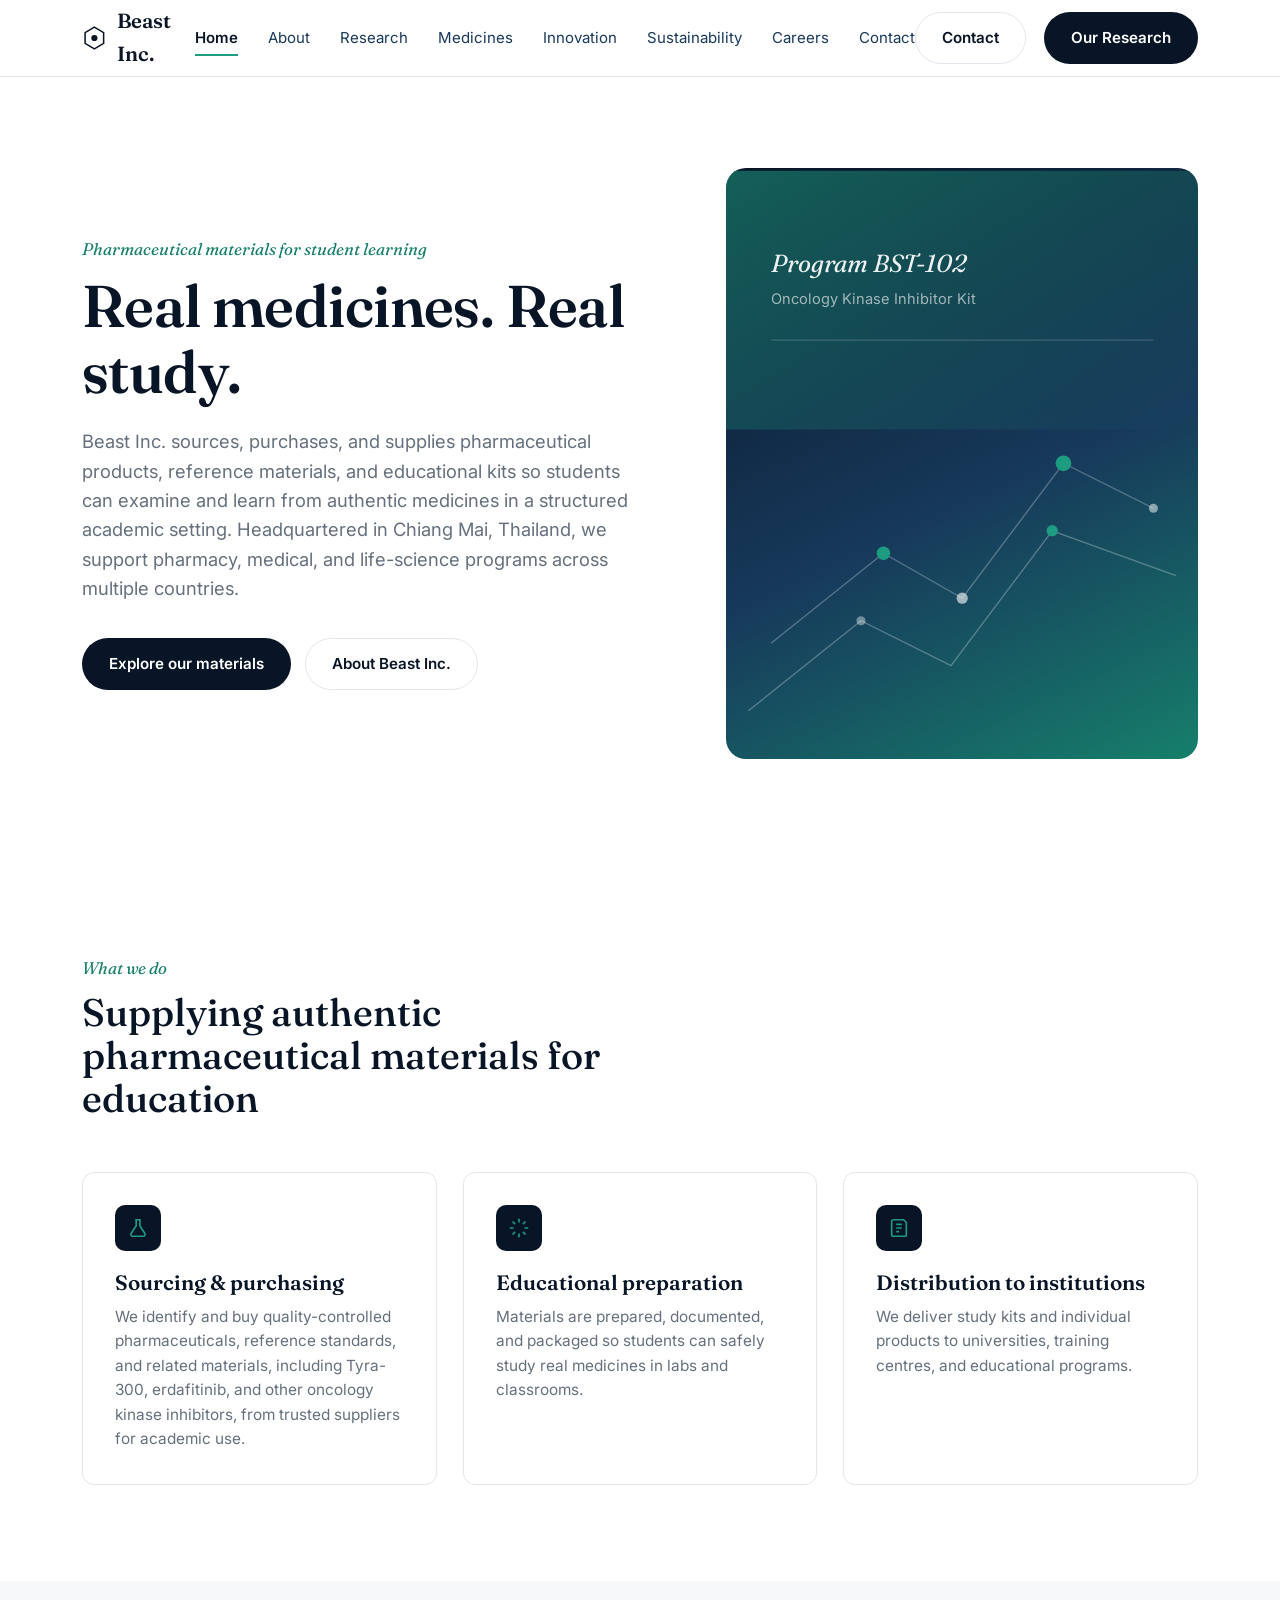
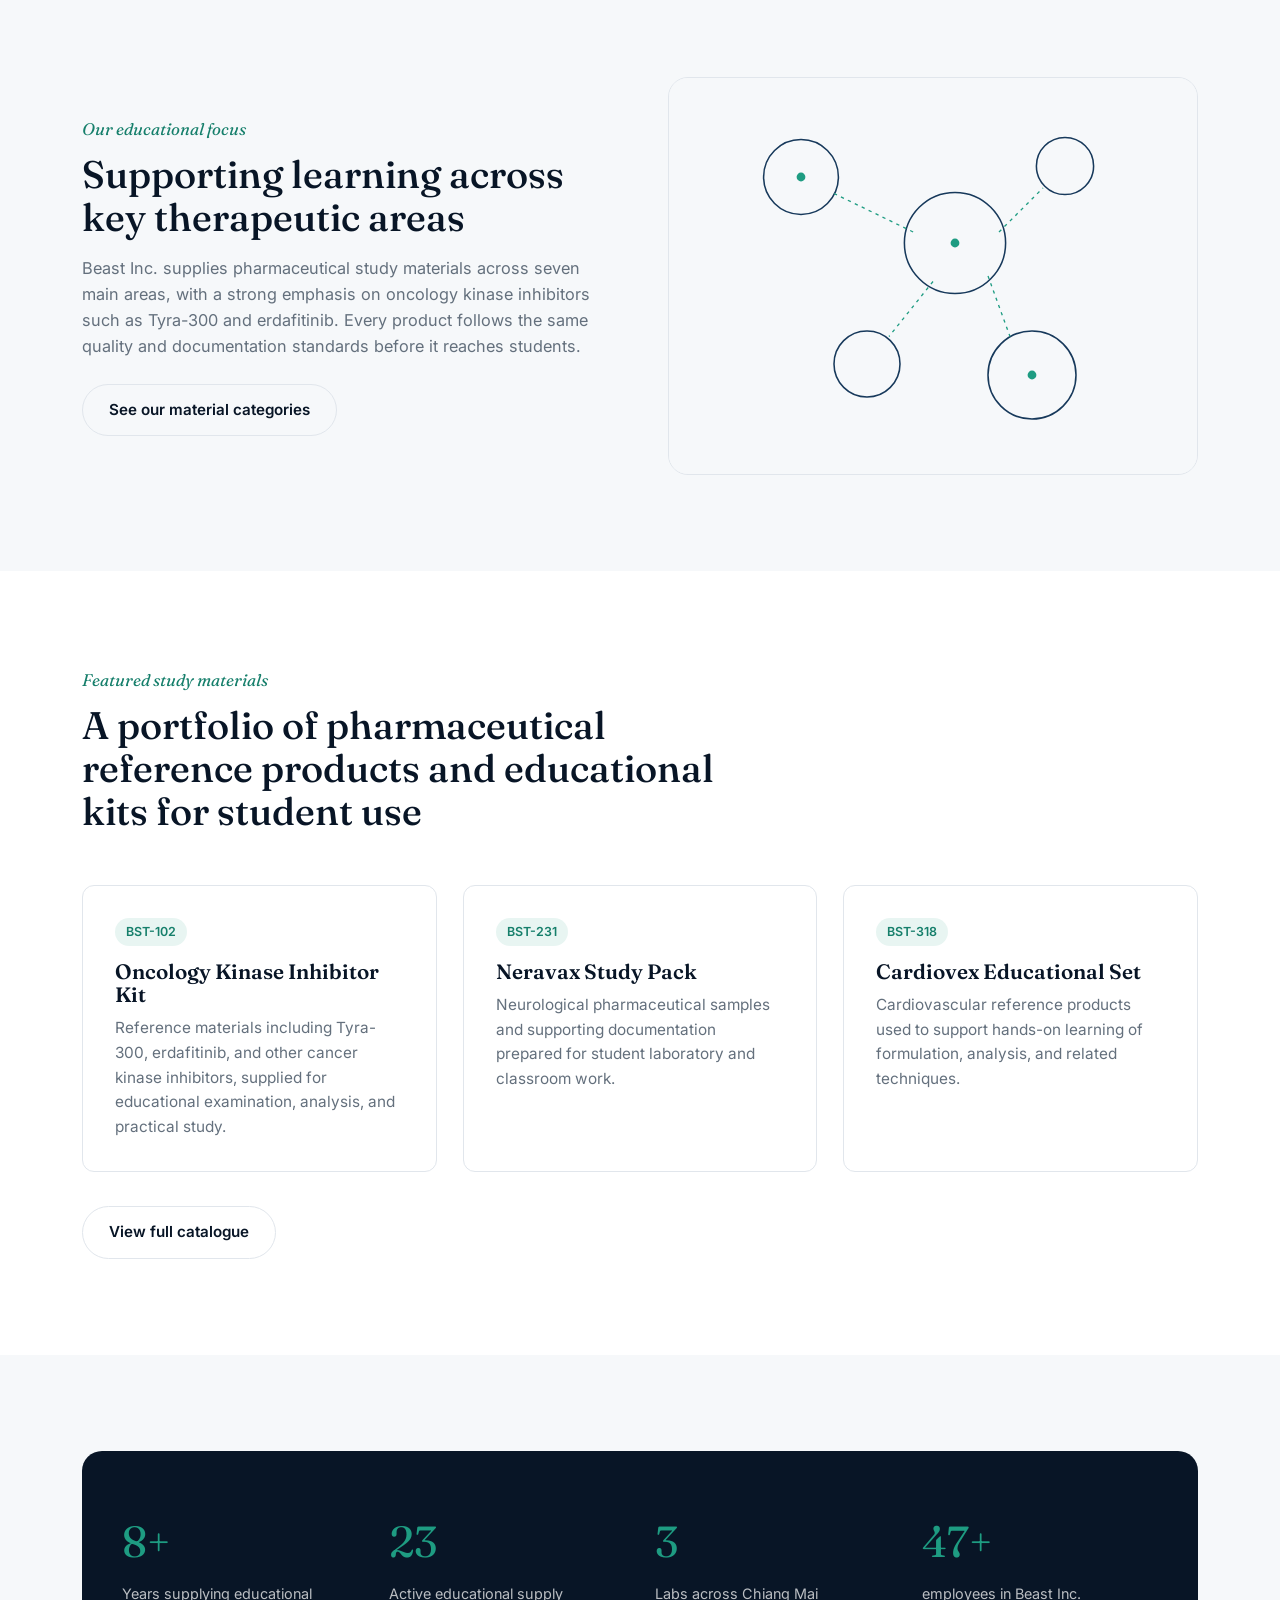
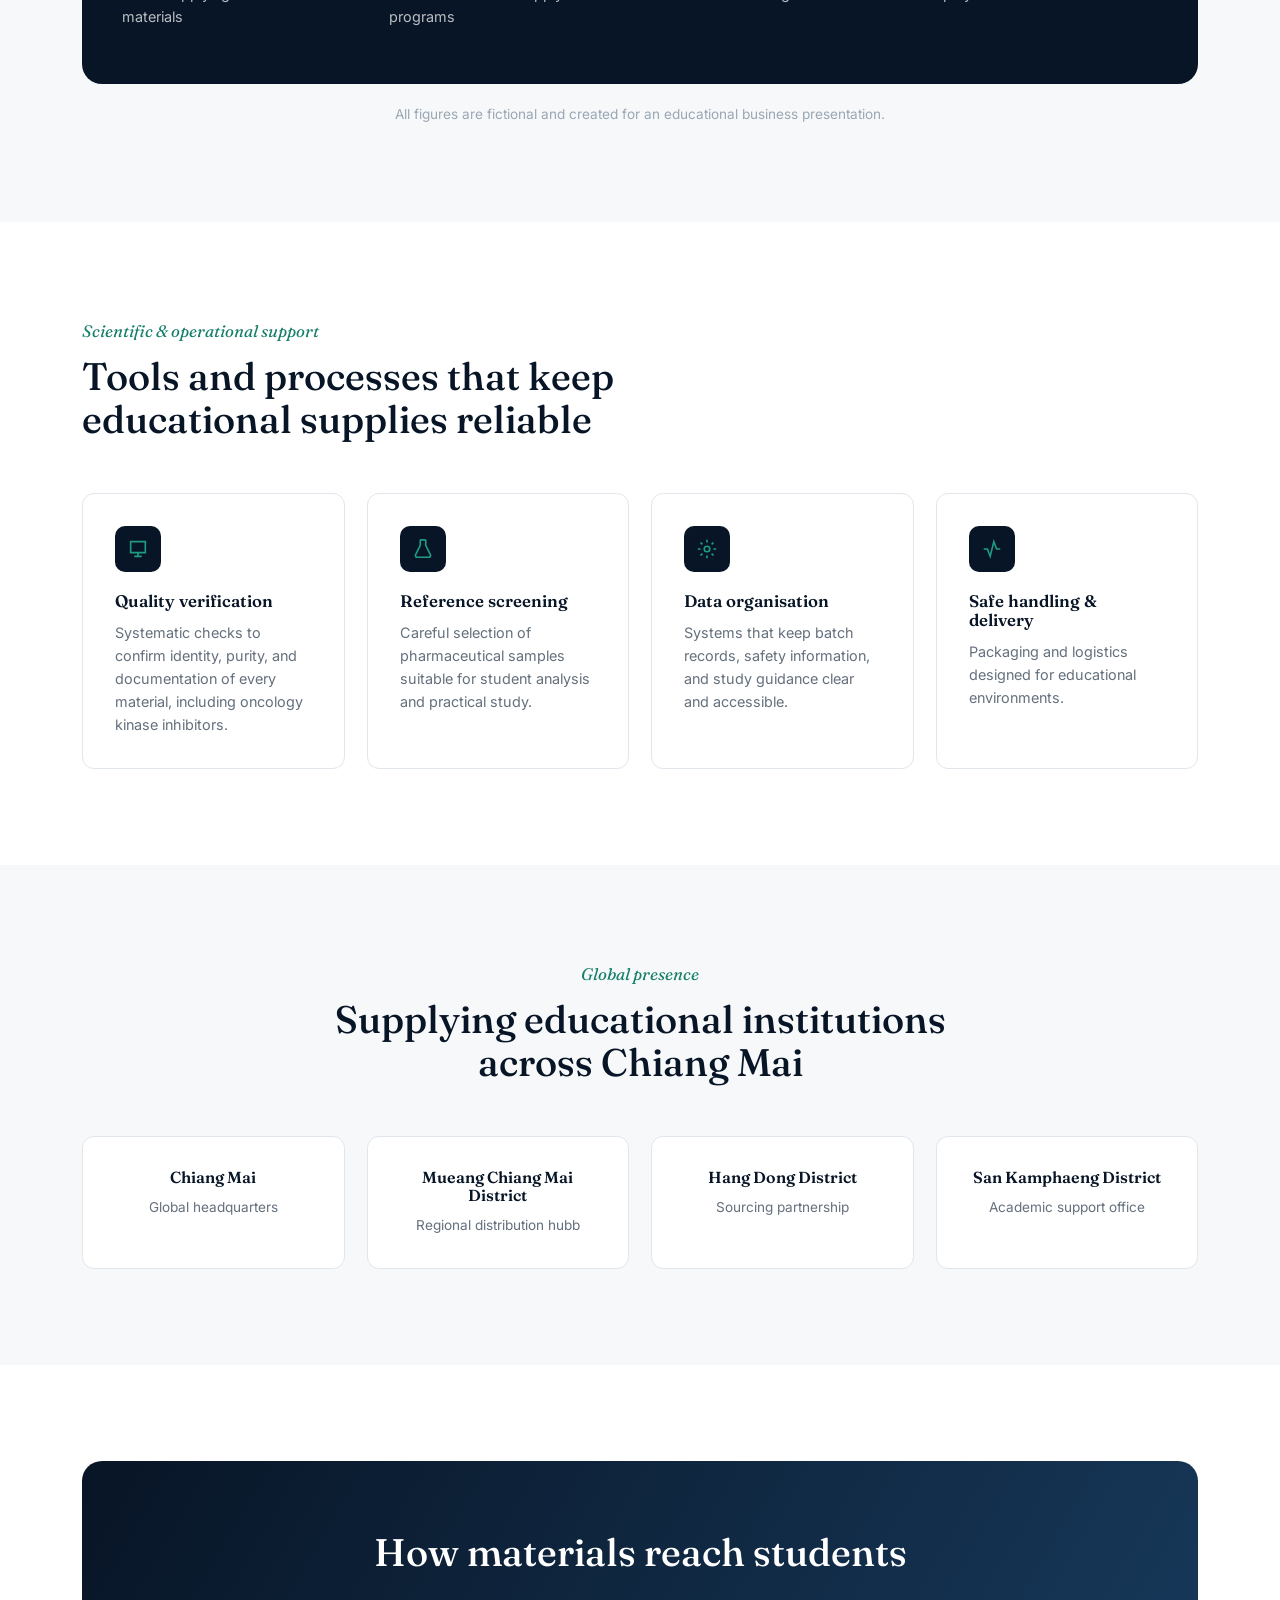
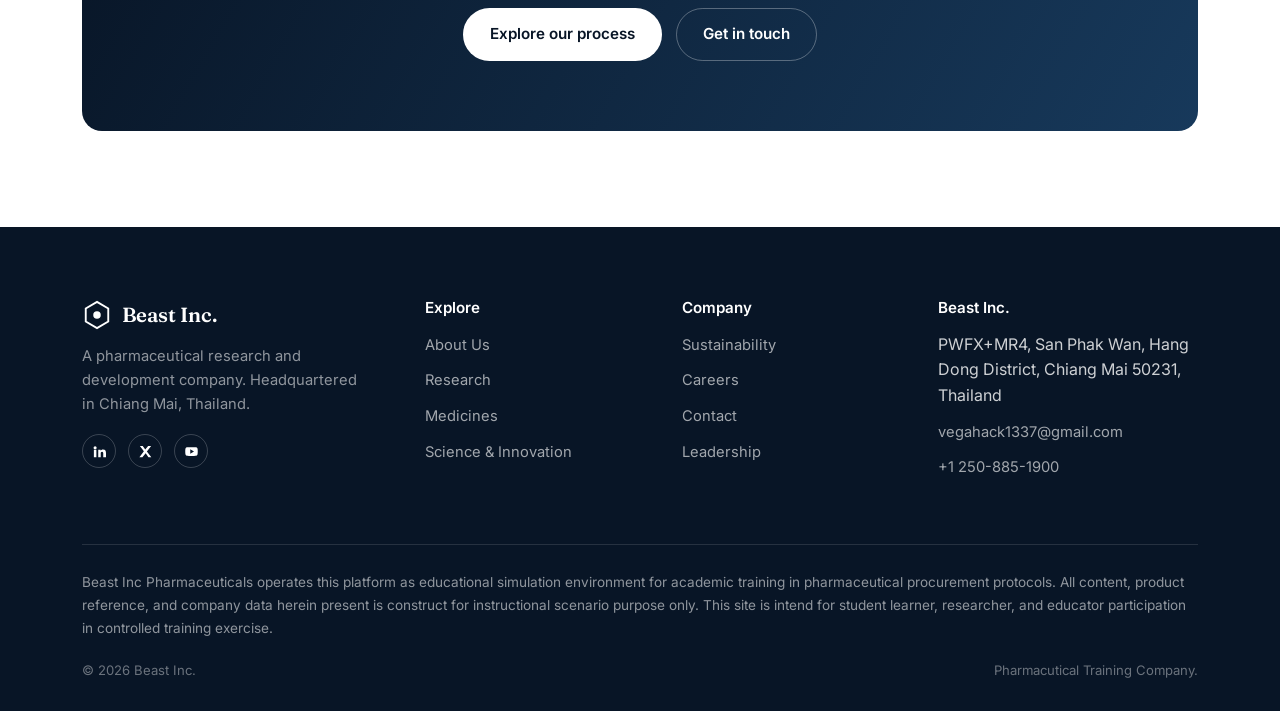
<file: index.html>
<!DOCTYPE html>
<html lang="en">
<head>
<meta charset="UTF-8">
<meta name="viewport" content="width=device-width, initial-scale=1.0">
<title>Home · Beast Inc.</title>
<meta name="description" content="Beast Inc. is a fictional pharmaceutical research company created for an educational project.">
<meta name="robots" content="noindex">
<link rel="icon" href="data:image/svg+xml,<svg xmlns=%22http://www.w3.org/2000/svg%22 viewBox=%220 0 32 32%22><path d=%22M16 2L28 9V23L16 30L4 23V9L16 2Z%22 fill=%22%230E2340%22/><circle cx=%2216%22 cy=%2216%22 r=%224%22 fill=%22%231E9C82%22/></svg>">
<link rel="preconnect" href="https://fonts.googleapis.com">
<link rel="preconnect" href="https://fonts.gstatic.com" crossorigin>
<link href="https://fonts.googleapis.com/css2?family=Fraunces:ital,wght@0,500;0,600;1,500&family=Inter:wght@400;500;600;700&display=swap" rel="stylesheet">
<link rel="stylesheet" href="style.css">
</head>
<body>

  <header class="site-header">
    <div class="wrap nav">
      <a href="index.html" class="logo">
        <svg viewBox="0 0 32 32" fill="none" xmlns="http://www.w3.org/2000/svg" aria-hidden="true">
      <path d="M16 2L28 9V23L16 30L4 23V9L16 2Z" stroke="currentColor" stroke-width="2"/>
      <circle cx="16" cy="16" r="4" fill="currentColor"/>
    </svg>
        Beast Inc.
      </a>
      <nav class="nav-links" aria-label="Primary">
        <a href="index.html" class="active">Home</a><a href="about.html">About</a><a href="research.html">Research</a><a href="medicines.html">Medicines</a><a href="innovation.html">Innovation</a><a href="sustainability.html">Sustainability</a><a href="careers.html">Careers</a><a href="contact.html">Contact</a>
      </nav>
      <div class="nav-cta">
        <a href="contact.html" class="btn btn-ghost">Contact</a>
        <a href="research.html" class="btn btn-primary">Our Research</a>
        <button class="hamburger" aria-label="Open menu" aria-expanded="false">
          <span></span><span></span><span></span>
        </button>
      </div>
    </div>
  </header>
  <div class="mobile-panel">
    <a href="index.html" class="active">Home</a><a href="about.html">About</a><a href="research.html">Research</a><a href="medicines.html">Medicines</a><a href="innovation.html">Innovation</a><a href="sustainability.html">Sustainability</a><a href="careers.html">Careers</a><a href="contact.html">Contact</a>
    <a href="contact.html" class="btn btn-primary">Contact Us</a>
  </div>

<main>

<section class="hero">
  <div class="hero-bg"></div>
  <div class="wrap hero-grid">
    <div>
      <p class="section-label">Pharmaceutical materials for student learning</p>
      <h1>Real medicines. Real study.</h1>
      <p class="lede">Beast Inc. sources, purchases, and supplies pharmaceutical products, reference materials, and educational kits so students can examine and learn from authentic medicines in a structured academic setting. Headquartered in Chiang Mai, Thailand, we support pharmacy, medical, and life-science programs across multiple countries.</p>
      <div class="hero-actions">
        <a href="research.html" class="btn btn-primary">Explore our materials</a>
        <a href="about.html" class="btn btn-ghost">About Beast Inc.</a>
      </div>
    </div>
    <div class="hero-visual">
      <svg viewBox="0 0 420 520" xmlns="http://www.w3.org/2000/svg">
        <defs>
          <linearGradient id="g1" x1="0" y1="0" x2="1" y2="1">
            <stop offset="0" stop-color="#1E9C82" stop-opacity="0.55"/>
            <stop offset="1" stop-color="#1E9C82" stop-opacity="0"/>
          </linearGradient>
        </defs>
        <g stroke="rgba(255,255,255,0.28)" stroke-width="1.2" fill="none">
          <path d="M40 420 L140 340 L210 380 L300 260 L380 300"/>
          <path d="M20 480 L120 400 L200 440 L290 320 L400 360"/>
        </g>
        <circle cx="140" cy="340" r="6" fill="#1E9C82"/>
        <circle cx="210" cy="380" r="5" fill="#fff" fill-opacity="0.6"/>
        <circle cx="300" cy="260" r="7" fill="#1E9C82"/>
        <circle cx="380" cy="300" r="4" fill="#fff" fill-opacity="0.5"/>
        <circle cx="120" cy="400" r="4" fill="#fff" fill-opacity="0.4"/>
        <circle cx="290" cy="320" r="5" fill="#1E9C82"/>
        <rect x="0" y="0" width="420" height="230" fill="url(#g1)"/>
        <text x="40" y="90" font-family="Fraunces, serif" font-size="22" fill="rgba(255,255,255,0.92)" font-style="italic">Program BST-102</text>
        <text x="40" y="118" font-family="Inter, sans-serif" font-size="13" fill="rgba(255,255,255,0.6)">Oncology Kinase Inhibitor Kit</text>
        <g transform="translate(40,150)">
          <rect width="340" height="1" fill="rgba(255,255,255,0.2)"/>
        </g>
      </svg>
    </div>
  </div>
</section>

<section>
  <div class="wrap">
    <div class="section-head reveal">
      <p class="section-label">What we do</p>
      <h2>Supplying authentic pharmaceutical materials for education</h2>
    </div>
    <div class="grid-3">
      <div class="card reveal">
        <div class="icon"><svg viewBox="0 0 24 24" fill="none" stroke="currentColor" stroke-width="1.8"><path d="M9 3h6M10 3v6.5L4.5 18a2 2 0 001.7 3h11.6a2 2 0 001.7-3L14 9.5V3"/></svg></div>
        <h3>Sourcing & purchasing</h3>
        <p>We identify and buy quality-controlled pharmaceuticals, reference standards, and related materials, including Tyra-300, erdafitinib, and other oncology kinase inhibitors, from trusted suppliers for academic use.</p>
      </div>
      <div class="card reveal">
        <div class="icon"><svg viewBox="0 0 24 24" fill="none" stroke="currentColor" stroke-width="1.8"><path d="M12 2v4M12 18v4M4.9 4.9l2.8 2.8M16.3 16.3l2.8 2.8M2 12h4M18 12h4M4.9 19.1l2.8-2.8M16.3 7.7l2.8-2.8"/></svg></div>
        <h3>Educational preparation</h3>
        <p>Materials are prepared, documented, and packaged so students can safely study real medicines in labs and classrooms.</p>
      </div>
      <div class="card reveal">
        <div class="icon"><svg viewBox="0 0 24 24" fill="none" stroke="currentColor" stroke-width="1.8"><path d="M4 19.5V5a2 2 0 012-2h11l3 3v13.5a1.5 1.5 0 01-1.5 1.5h-13A1.5 1.5 0 014 19.5z"/><path d="M9 8h6M9 12h6M9 16h3"/></svg></div>
        <h3>Distribution to institutions</h3>
        <p>We deliver study kits and individual products to universities, training centres, and educational programs.</p>
      </div>
    </div>
  </div>
</section>

<section class="section-alt">
  <div class="wrap split">
    <div class="reveal">
      <p class="section-label">Our educational focus</p>
      <h2>Supporting learning across key therapeutic areas</h2>
      <p style="margin-top:16px; font-size:1.02rem;">Beast Inc. supplies pharmaceutical study materials across seven main areas, with a strong emphasis on oncology kinase inhibitors such as Tyra-300 and erdafitinib. Every product follows the same quality and documentation standards before it reaches students.</p>
      <a href="research.html" class="btn btn-ghost" style="margin-top:24px;">See our material categories</a>
    </div>
    <div class="figure-panel reveal">
      <svg viewBox="0 0 480 360" xmlns="http://www.w3.org/2000/svg">
        <rect width="480" height="360" fill="#F6F8FA"/>
        <g fill="none" stroke="#17395B" stroke-width="1.4">
          <circle cx="120" cy="90" r="34"/>
          <circle cx="260" cy="150" r="46"/>
          <circle cx="360" cy="80" r="26"/>
          <circle cx="180" cy="260" r="30"/>
          <circle cx="330" cy="270" r="40"/>
        </g>
        <g stroke="#1E9C82" stroke-width="1.2" stroke-dasharray="3 4">
          <line x1="150" y1="105" x2="222" y2="140"/>
          <line x1="300" y1="140" x2="340" y2="100"/>
          <line x1="240" y1="185" x2="200" y2="235"/>
          <line x1="290" y1="180" x2="310" y2="235"/>
        </g>
        <circle cx="120" cy="90" r="4" fill="#1E9C82"/>
        <circle cx="260" cy="150" r="4" fill="#1E9C82"/>
        <circle cx="330" cy="270" r="4" fill="#1E9C82"/>
      </svg>
    </div>
  </div>
</section>

<section>
  <div class="wrap">
    <div class="section-head reveal">
      <p class="section-label">Featured study materials</p>
      <h2>A portfolio of pharmaceutical reference products and educational kits for student use</h2>
    </div>
    <div class="grid-3">
      <div class="card reveal">
        <span class="tag">BST-102</span>
        <h3>Oncology Kinase Inhibitor Kit</h3>
        <p>Reference materials including Tyra-300, erdafitinib, and other cancer kinase inhibitors, supplied for educational examination, analysis, and practical study.</p>
      </div>
      <div class="card reveal">
        <span class="tag">BST-231</span>
        <h3>Neravax Study Pack</h3>
        <p>Neurological pharmaceutical samples and supporting documentation prepared for student laboratory and classroom work.</p>
      </div>
      <div class="card reveal">
        <span class="tag">BST-318</span>
        <h3>Cardiovex Educational Set</h3>
        <p>Cardiovascular reference products used to support hands-on learning of formulation, analysis, and related techniques.</p>
      </div>
    </div>
    <div style="margin-top:34px;">
      <a href="medicines.html" class="btn btn-ghost">View full catalogue</a>
    </div>
  </div>
</section>

<section class="section-alt">
  <div class="wrap">
    <div class="stats-band reveal">
      <div class="stat"><div class="num" data-count="8" data-suffix="+">0</div><div class="label">Years supplying educational materials</div></div>
      <div class="stat"><div class="num" data-count="24">0</div><div class="label">Active educational supply programs</div></div>
      <div class="stat"><div class="num" data-count="3">0</div><div class="label">Labs across Chiang Mai</div></div>
      <div class="stat"><div class="num" data-count="50" data-suffix="+">0</div><div class="label"> employees in Beast Inc.</div></div>
    </div>
    <p style="text-align:center; margin-top:20px; font-size:0.85rem; color: var(--gray-400);">All figures are fictional and created for an educational business presentation.</p>
  </div>
</section>

<section>
  <div class="wrap">
    <div class="section-head reveal">
      <p class="section-label">Scientific & operational support</p>
      <h2>Tools and processes that keep educational supplies reliable</h2>
    </div>
    <div class="grid-4">
      <div class="card reveal">
        <div class="icon"><svg viewBox="0 0 24 24" fill="none" stroke="currentColor" stroke-width="1.8"><path d="M4 4h16v12H4zM8 20h8M12 16v4"/></svg></div>
        <h3 style="font-size:1.05rem;">Quality verification</h3>
        <p style="font-size:0.9rem;">Systematic checks to confirm identity, purity, and documentation of every material, including oncology kinase inhibitors.</p>
      </div>
      <div class="card reveal">
        <div class="icon"><svg viewBox="0 0 24 24" fill="none" stroke="currentColor" stroke-width="1.8"><path d="M9 2v6l-5 10a2 2 0 002 3h12a2 2 0 002-3l-5-10V2M9 2h6"/></svg></div>
        <h3 style="font-size:1.05rem;">Reference screening</h3>
        <p style="font-size:0.9rem;">Careful selection of pharmaceutical samples suitable for student analysis and practical study.</p>
      </div>
      <div class="card reveal">
        <div class="icon"><svg viewBox="0 0 24 24" fill="none" stroke="currentColor" stroke-width="1.8"><circle cx="12" cy="12" r="3"/><path d="M12 2v3M12 19v3M2 12h3M19 12h3M4.9 4.9l2.1 2.1M17 17l2.1 2.1M4.9 19.1L7 17M17 7l2.1-2.1"/></svg></div>
        <h3 style="font-size:1.05rem;">Data organisation</h3>
        <p style="font-size:0.9rem;">Systems that keep batch records, safety information, and study guidance clear and accessible.</p>
      </div>
      <div class="card reveal">
        <div class="icon"><svg viewBox="0 0 24 24" fill="none" stroke="currentColor" stroke-width="1.8"><path d="M3 12h4l3 8 4-16 3 8h4"/></svg></div>
        <h3 style="font-size:1.05rem;">Safe handling & delivery</h3>
        <p style="font-size:0.9rem;">Packaging and logistics designed for educational environments.</p>
      </div>
    </div>
  </div>
</section>

<section class="section-alt">
  <div class="wrap">
    <div class="section-head center reveal">
      <p class="section-label">Global presence</p>
      <h2>Supplying educational institutions across Chiang Mai</h2>
    </div>
    <div class="grid-4 reveal">
      <div class="card" style="text-align:center;"><h3 style="font-size:1rem;">Chiang Mai</h3><p style="font-size:0.85rem;">Global headquarters</p></div>
      <div class="card" style="text-align:center;"><h3 style="font-size:1rem;">Mueang Chiang Mai District</h3><p style="font-size:0.85rem;">Regional distribution hubb</p></div>
      <div class="card" style="text-align:center;"><h3 style="font-size:1rem;">Hang Dong District</h3><p style="font-size:0.85rem;">Sourcing partnership</p></div>
      <div class="card" style="text-align:center;"><h3 style="font-size:1rem;">San Kamphaeng District</h3><p style="font-size:0.85rem;">Academic support office</p></div>
    </div>
  </div>
</section>

<section>
  <div class="wrap">
    <div class="cta-band reveal">
      <h2>How materials reach students</h2>
      <pFollow the path Beast Inc. uses to source, prepare, and deliver pharmaceutical study materials, including Tyra-300, erdafitinib, and other cancer kinase inhibitors, to educational partners.</p>
      <div class="hero-actions">
        <a href="research.html" class="btn btn-light">Explore our process</a>
        <a href="contact.html" class="btn btn-ghost" style="border-color: rgba(255,255,255,0.3); color:#fff;">Get in touch</a>
      </div>
    </div>
  </div>
</section>

</main>

  <footer class="site-footer">
    <div class="wrap">
      <div class="footer-grid">
        <div>
          <a href="index.html" class="logo">
            <svg viewBox="0 0 32 32" fill="none" xmlns="http://www.w3.org/2000/svg" aria-hidden="true">
      <path d="M16 2L28 9V23L16 30L4 23V9L16 2Z" stroke="currentColor" stroke-width="2"/>
      <circle cx="16" cy="16" r="4" fill="currentColor"/>
    </svg>
            Beast Inc.
          </a>
          <p>A pharmaceutical research and development company. Headquartered in Chiang Mai, Thailand.</p>
          <div class="social-row">
            <a href="#" aria-label="LinkedIn"><svg viewBox="0 0 24 24" fill="currentColor" style="color:#fff"><path d="M4.98 3.5a2.5 2.5 0 11-.02 5 2.5 2.5 0 01.02-5zM3 9h4v12H3V9zm7 0h3.8v1.7h.05c.53-1 1.83-2.05 3.77-2.05 4.03 0 4.78 2.65 4.78 6.1V21H18v-5.6c0-1.34-.02-3.06-1.87-3.06-1.87 0-2.16 1.46-2.16 2.96V21H10V9z"/></svg></a>
            <a href="#" aria-label="X"><svg viewBox="0 0 24 24" fill="currentColor" style="color:#fff"><path d="M3 3h4.6l4 5.6L16.2 3H21l-6.8 8.9L21.3 21h-4.6l-4.4-6.1L7 21H2.2l7.2-9.4L3 3z"/></svg></a>
            <a href="#" aria-label="YouTube"><svg viewBox="0 0 24 24" fill="currentColor" style="color:#fff"><path d="M22 12s0-3.2-.4-4.7a2.9 2.9 0 00-2-2C17.9 5 12 5 12 5s-5.9 0-7.6.3a2.9 2.9 0 00-2 2C2 8.8 2 12 2 12s0 3.2.4 4.7a2.9 2.9 0 002 2C6.1 19 12 19 12 19s5.9 0 7.6-.3a2.9 2.9 0 002-2C22 15.2 22 12 22 12zM10 15.5v-7l6 3.5-6 3.5z"/></svg></a>
          </div>
        </div>
        <div class="footer-col">
          <h4>Explore</h4>
          <ul>
            <li><a href="about.html">About Us</a></li>
            <li><a href="research.html">Research</a></li>
            <li><a href="medicines.html">Medicines</a></li>
            <li><a href="innovation.html">Science &amp; Innovation</a></li>
          </ul>
        </div>
        <div class="footer-col">
          <h4>Company</h4>
          <ul>
            <li><a href="sustainability.html">Sustainability</a></li>
            <li><a href="careers.html">Careers</a></li>
            <li><a href="contact.html">Contact</a></li>
            <li><a href="about.html">Leadership</a></li>
          </ul>
        </div>
        <div class="footer-col">
          <h4>Beast Inc.</h4>
          <ul>
            <li>PWFX+MR4, San Phak Wan, Hang Dong District, Chiang Mai 50231, Thailand</li>
            <li><a href="mailto:vegahack1337@gmail.com">vegahack1337@gmail.com</a></li>
            <li><a href="tel:+12508851900">+1 250-885-1900</a></li>
          </ul>
        </div>
      </div>
      <div class="disclaimer">
       Beast Inc Pharmaceuticals operates this platform as educational simulation environment for academic training in pharmaceutical procurement protocols. All content, product reference, and company data herein present is construct for instructional scenario purpose only. This site is intend for student learner, researcher, and educator participation in controlled training exercise.
      </div>
      <div class="footer-bottom">
        <span>&copy; 2026 Beast Inc.</span>
        <span>Pharmacutical Training Company.</span>
      </div>
    </div>
  </footer>

<script src="script.js"></script>
</body>
</html>
</file>
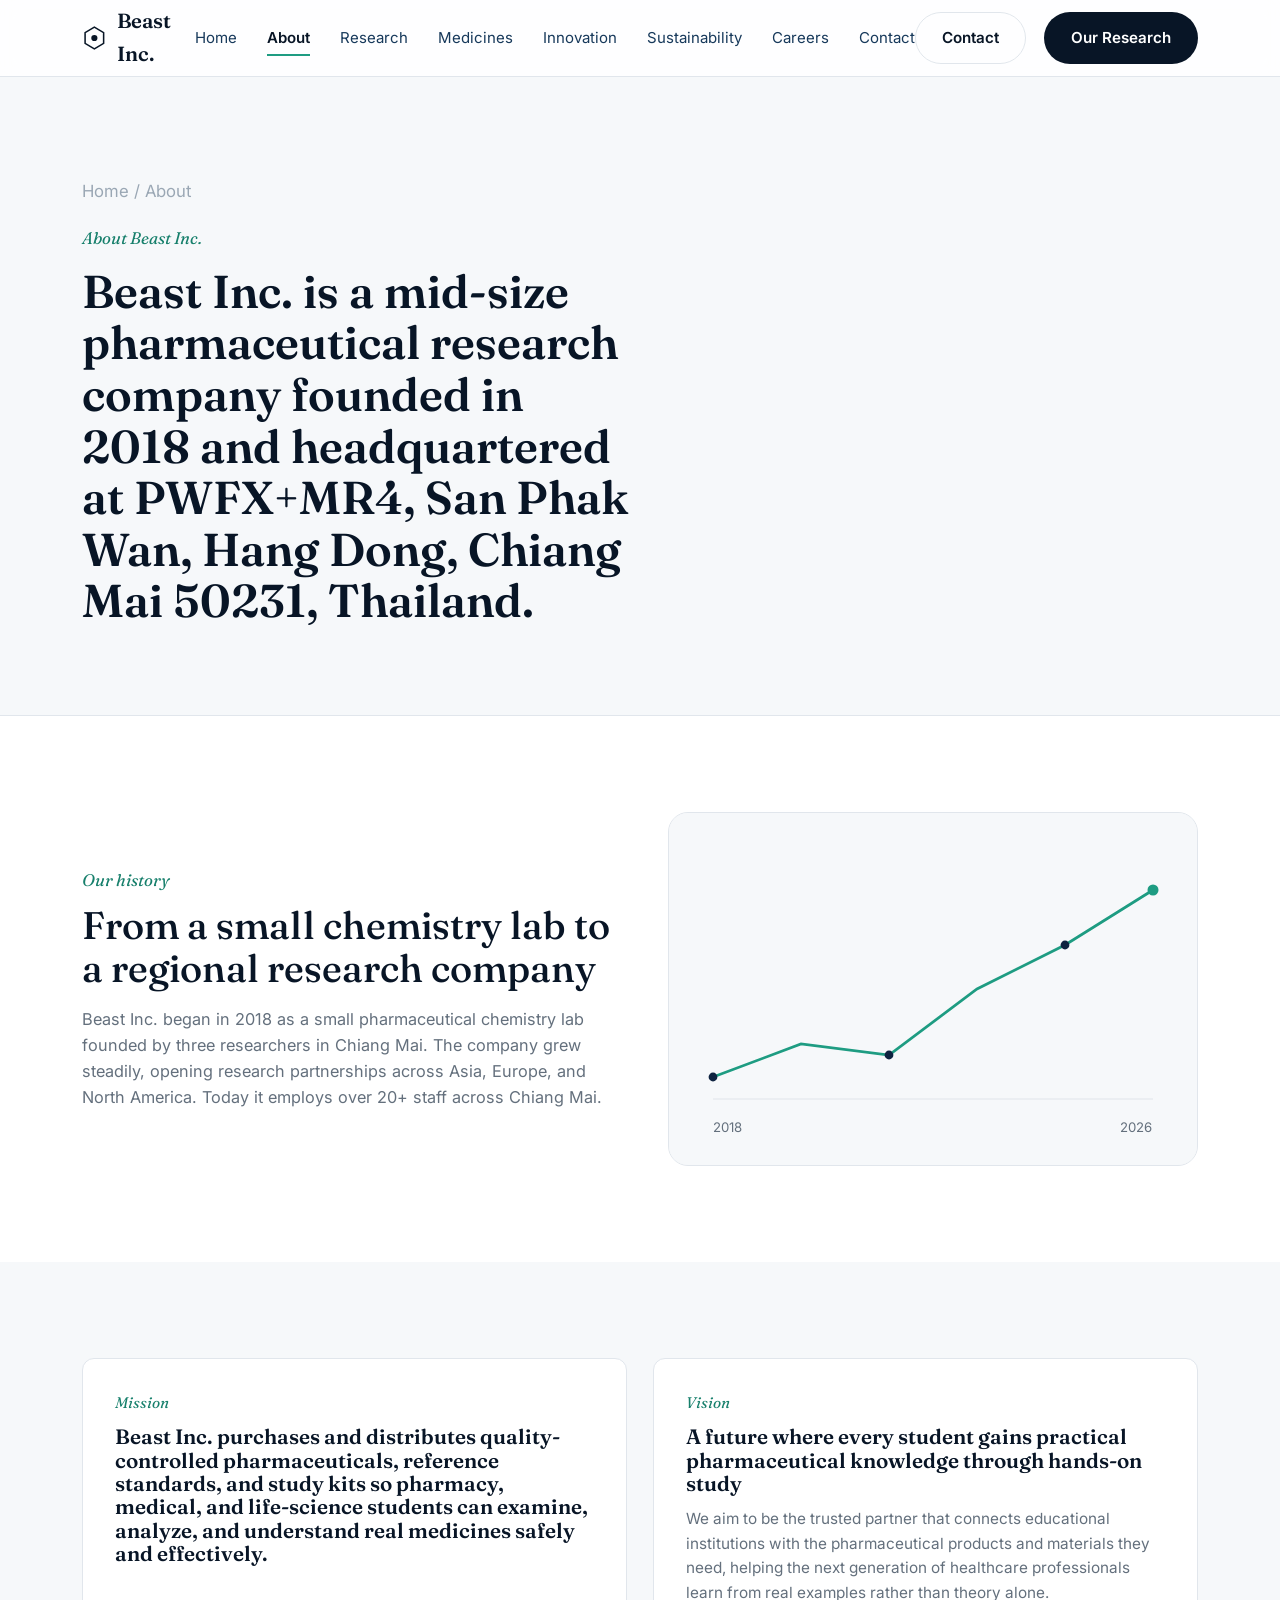
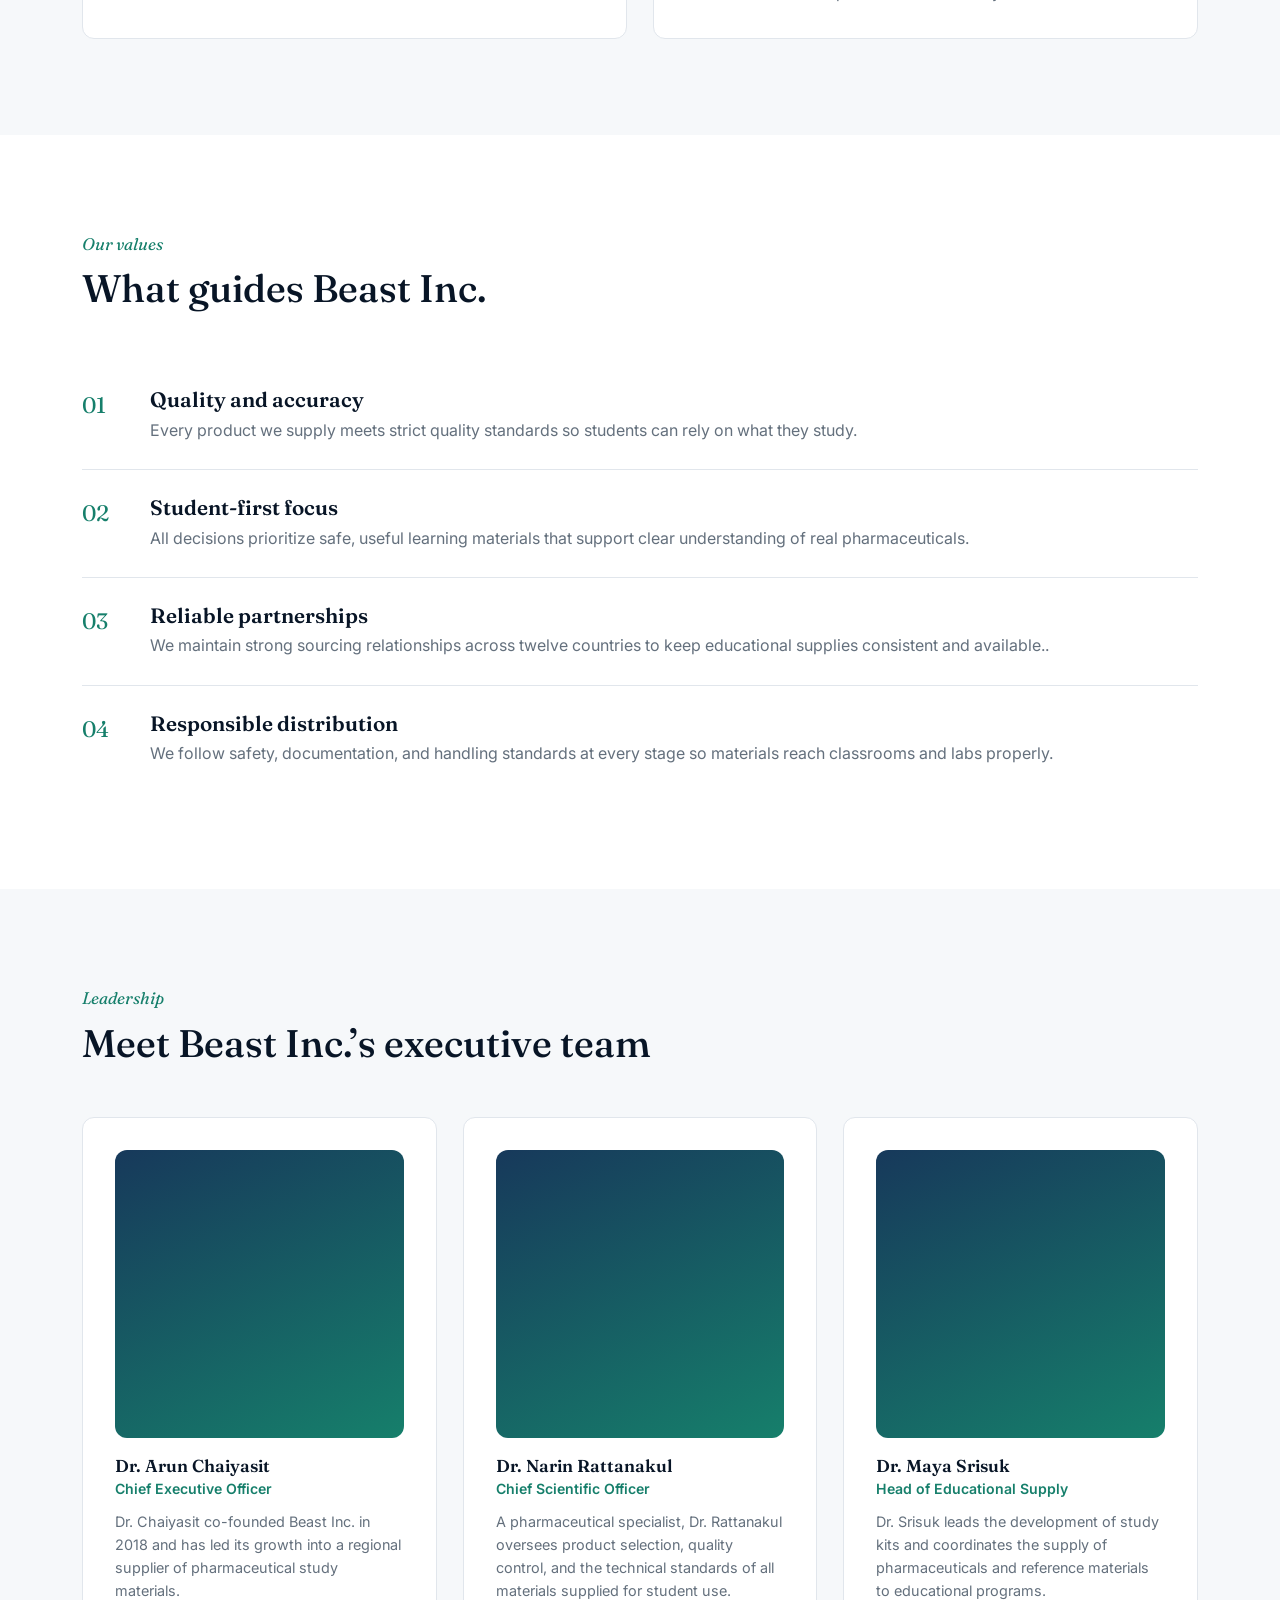
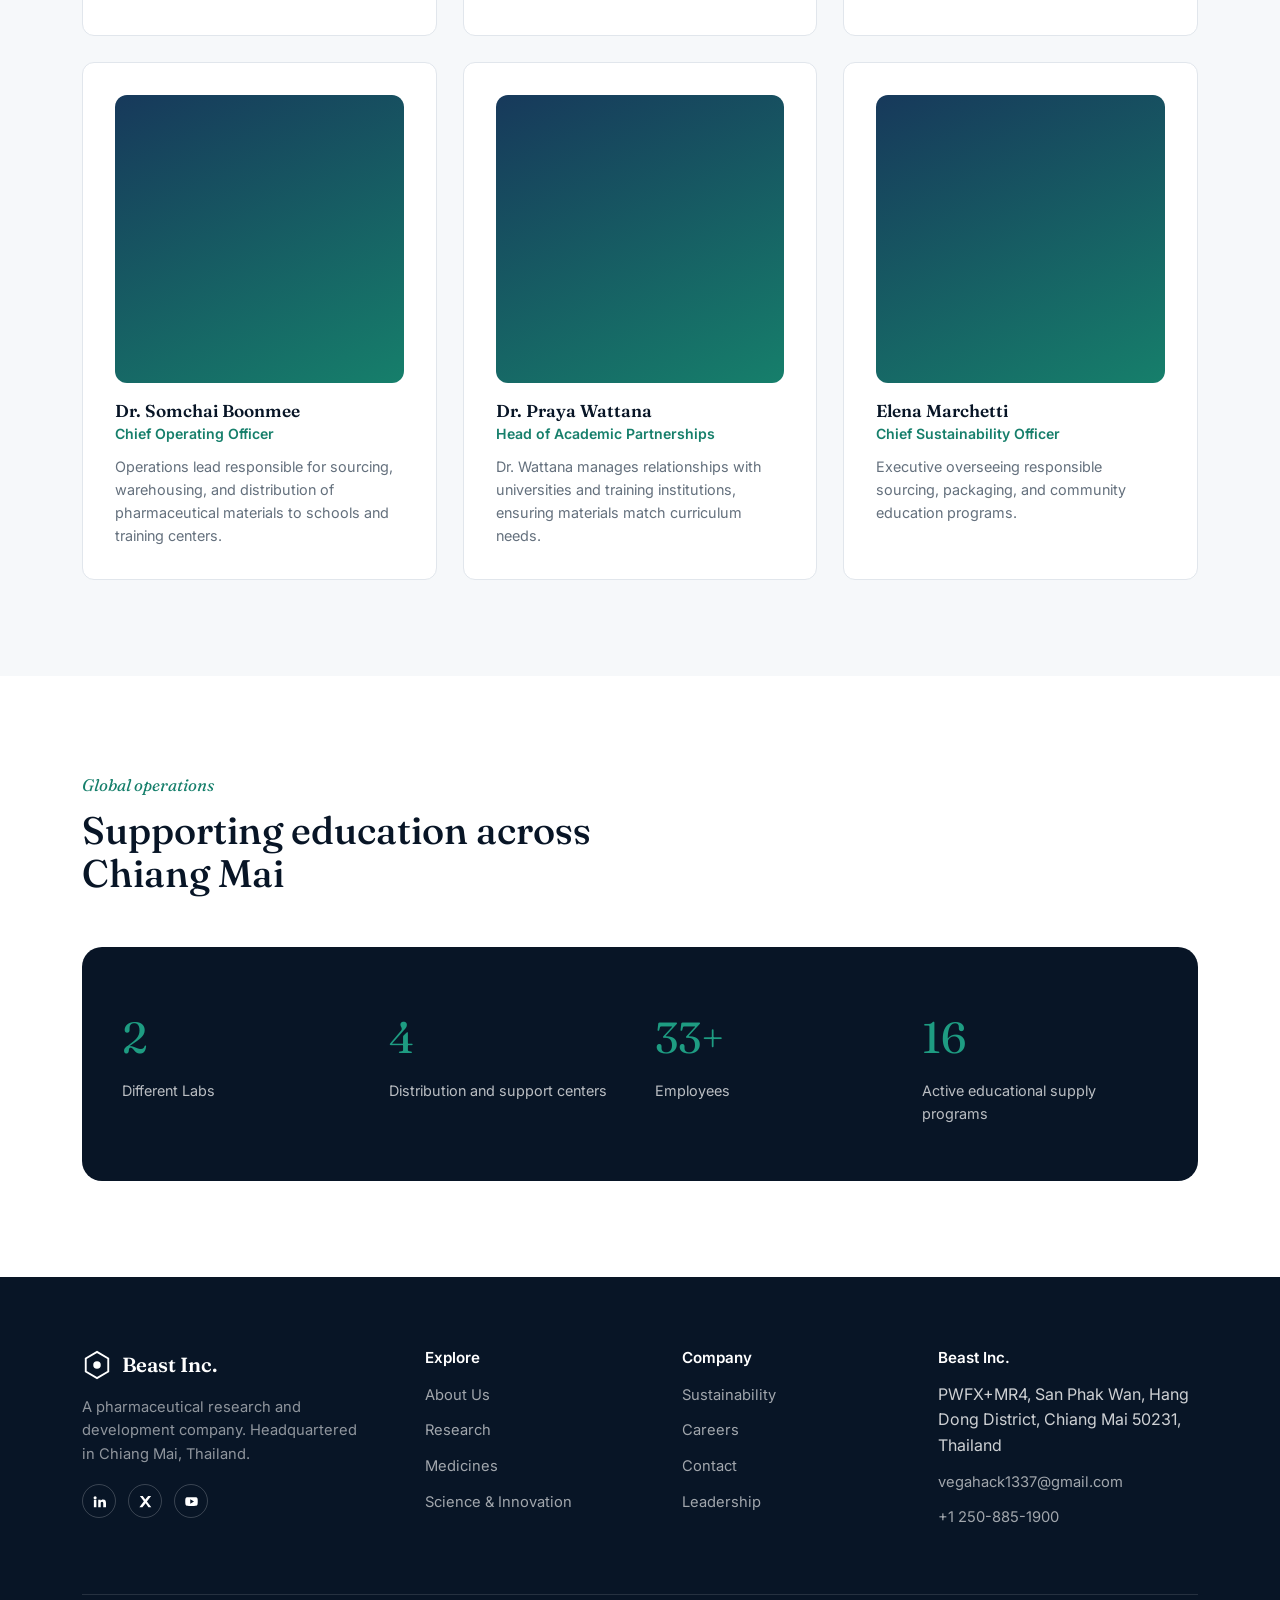
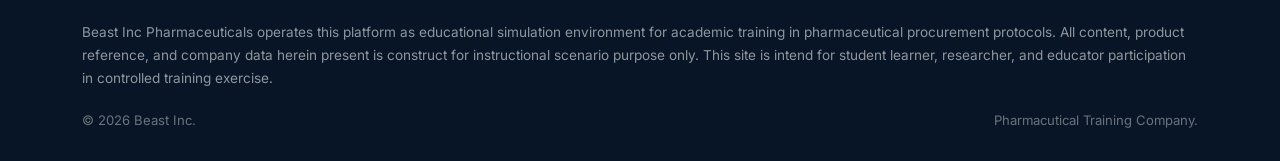
<file: about.html>
<!DOCTYPE html>
<html lang="en">
<head>
<meta charset="UTF-8">
<meta name="viewport" content="width=device-width, initial-scale=1.0">
<title>About · Beast Inc.</title>
<meta name="description" content="The history, mission, values, and leadership team of Beast Inc..">
<meta name="robots" content="noindex">
<link rel="icon" href="data:image/svg+xml,<svg xmlns=%22http://www.w3.org/2000/svg%22 viewBox=%220 0 32 32%22><path d=%22M16 2L28 9V23L16 30L4 23V9L16 2Z%22 fill=%22%230E2340%22/><circle cx=%2216%22 cy=%2216%22 r=%224%22 fill=%22%231E9C82%22/></svg>">
<link rel="preconnect" href="https://fonts.googleapis.com">
<link rel="preconnect" href="https://fonts.gstatic.com" crossorigin>
<link href="https://fonts.googleapis.com/css2?family=Fraunces:ital,wght@0,500;0,600;1,500&family=Inter:wght@400;500;600;700&display=swap" rel="stylesheet">
<link rel="stylesheet" href="style.css">
</head>
<body>

  <header class="site-header">
    <div class="wrap nav">
      <a href="index.html" class="logo">
        <svg viewBox="0 0 32 32" fill="none" xmlns="http://www.w3.org/2000/svg" aria-hidden="true">
      <path d="M16 2L28 9V23L16 30L4 23V9L16 2Z" stroke="currentColor" stroke-width="2"/>
      <circle cx="16" cy="16" r="4" fill="currentColor"/>
    </svg>
        Beast Inc.
      </a>
      <nav class="nav-links" aria-label="Primary">
        <a href="index.html">Home</a><a href="about.html" class="active">About</a><a href="research.html">Research</a><a href="medicines.html">Medicines</a><a href="innovation.html">Innovation</a><a href="sustainability.html">Sustainability</a><a href="careers.html">Careers</a><a href="contact.html">Contact</a>
      </nav>
      <div class="nav-cta">
        <a href="contact.html" class="btn btn-ghost">Contact</a>
        <a href="research.html" class="btn btn-primary">Our Research</a>
        <button class="hamburger" aria-label="Open menu" aria-expanded="false">
          <span></span><span></span><span></span>
        </button>
      </div>
    </div>
  </header>
  <div class="mobile-panel">
    <a href="index.html">Home</a><a href="about.html" class="active">About</a><a href="research.html">Research</a><a href="medicines.html">Medicines</a><a href="innovation.html">Innovation</a><a href="sustainability.html">Sustainability</a><a href="careers.html">Careers</a><a href="contact.html">Contact</a>
    <a href="contact.html" class="btn btn-primary">Contact Us</a>
  </div>

<main>

<section class="page-hero">
  <div class="wrap">
    <p class="breadcrumb"><a href="index.html">Home</a> / About</p>
    <p class="section-label">About Beast Inc.</p>
    <h1>Beast Inc. is a mid-size pharmaceutical research company founded in 2018 and headquartered at PWFX+MR4, San Phak Wan, Hang Dong, Chiang Mai 50231, Thailand.</p>
  </div>
</section>

<section>
  <div class="wrap split">
    <div class="reveal">
      <p class="section-label">Our history</p>
      <h2>From a small chemistry lab to a regional research company</h2>
      <p style="margin-top:16px; font-size:1.02rem;">Beast Inc. began in 2018 as a small pharmaceutical chemistry lab founded by three researchers in Chiang Mai. The company grew steadily, opening research partnerships across Asia, Europe, and North America. Today it employs over 20+ staff across Chiang Mai.</p>
    </div>
    <div class="figure-panel reveal">
      <svg viewBox="0 0 480 320" xmlns="http://www.w3.org/2000/svg">
        <rect width="480" height="320" fill="#F6F8FA"/>
        <line x1="40" y1="260" x2="440" y2="260" stroke="#E1E6EC"/>
        <polyline points="40,240 120,210 200,220 280,160 360,120 440,70" fill="none" stroke="#1E9C82" stroke-width="2.5"/>
        <circle cx="40" cy="240" r="4" fill="#0E2340"/>
        <circle cx="200" cy="220" r="4" fill="#0E2340"/>
        <circle cx="360" cy="120" r="4" fill="#0E2340"/>
        <circle cx="440" cy="70" r="5" fill="#1E9C82"/>
        <text x="40" y="290" font-family="Inter" font-size="12" fill="#64707D">2018</text>
        <text x="410" y="290" font-family="Inter" font-size="12" fill="#64707D">2026</text>
      </svg>
    </div>
  </div>
</section>

<section class="section-alt">
  <div class="wrap grid-2">
    <div class="card reveal">
      <p class="section-label">Mission</p>
      <h3>Beast Inc. purchases and distributes quality-controlled pharmaceuticals, reference standards, and study kits so pharmacy, medical, and life-science students can examine, analyze, and understand real medicines safely and effectively.</p>
    </div>
    <div class="card reveal">
      <p class="section-label">Vision</p>
      <h3>A future where every student gains practical pharmaceutical knowledge through hands-on study</h3>
      <p style="margin-top:12px;">We aim to be the trusted partner that connects educational institutions with the pharmaceutical products and materials they need, helping the next generation of healthcare professionals learn from real examples rather than theory alone.</p>
    </div>
  </div>
</section>

<section>
  <div class="wrap">
    <div class="section-head reveal">
      <p class="section-label">Our values</p>
      <h2>What guides Beast Inc.</h2>
    </div>
    <div class="reveal">
      <div class="value-row"><div class="n">01</div><div><h3>Quality and accuracy</h3><p style="margin-top:6px;">Every product we supply meets strict quality standards so students can rely on what they study.</p></div></div>
      <div class="value-row"><div class="n">02</div><div><h3>Student-first focus</h3><p style="margin-top:6px;">All decisions prioritize safe, useful learning materials that support clear understanding of real pharmaceuticals.</p></div></div>
      <div class="value-row"><div class="n">03</div><div><h3>Reliable partnerships</h3><p style="margin-top:6px;">We maintain strong sourcing relationships across twelve countries to keep educational supplies consistent and available..</p></div></div>
      <div class="value-row"><div class="n">04</div><div><h3>Responsible distribution</h3><p style="margin-top:6px;">We follow safety, documentation, and handling standards at every stage so materials reach classrooms and labs properly.</p></div></div>
    </div>
  </div>
</section>

<section class="section-alt">
  <div class="wrap">
    <div class="section-head reveal">
      <p class="section-label">Leadership</p>
      <h2>Meet Beast Inc.’s executive team</h2>
    </div>
    <div class="grid-3">
      <div class="people-card card reveal">
        <div class="avatar"></div>
        <h3>Dr. Arun Chaiyasit</h3>
        <div class="role">Chief Executive Officer</div>
        <p>Dr. Chaiyasit co-founded Beast Inc. in 2018 and has led its growth into a regional supplier of pharmaceutical study materials.</p>
      </div>
      <div class="people-card card reveal">
        <div class="avatar"></div>
        <h3>Dr. Narin Rattanakul</h3>
        <div class="role">Chief Scientific Officer</div>
        <p>A pharmaceutical specialist, Dr. Rattanakul oversees product selection, quality control, and the technical standards of all materials supplied for student use.</p>
      </div>
      <div class="people-card card reveal">
        <div class="avatar"></div>
        <h3>Dr. Maya Srisuk</h3>
        <div class="role">Head of Educational Supply</div>
        <p>Dr. Srisuk leads the development of study kits and coordinates the supply of pharmaceuticals and reference materials to educational programs.</p>
      </div>
      <div class="people-card card reveal">
        <div class="avatar"></div>
        <h3>Dr. Somchai Boonmee</h3>
        <div class="role">Chief Operating Officer</div>
        <p>Operations lead responsible for sourcing, warehousing, and distribution of pharmaceutical materials to schools and training centers.</p>
      </div>
      <div class="people-card card reveal">
        <div class="avatar"></div>
        <h3>Dr. Praya Wattana</h3>
        <div class="role">Head of Academic Partnerships</div>
        <p>Dr. Wattana manages relationships with universities and training institutions, ensuring materials match curriculum needs.</p>
      </div>
      <div class="people-card card reveal">
        <div class="avatar"></div>
        <h3>Elena Marchetti</h3>
        <div class="role">Chief Sustainability Officer</div>
        <p>Executive overseeing responsible sourcing, packaging, and community education programs.</p>
      </div>
    </div>
  </div>
</section>

<section>
  <div class="wrap">
    <div class="section-head reveal">
      <p class="section-label">Global operations</p>
      <h2>Supporting education across Chiang Mai</h2>
    </div>
    <div class="stats-band reveal">
      <div class="stat"><div class="num" data-count="3">0</div><div class="label">Different Labs</div></div>
      <div class="stat"><div class="num" data-count="6">0</div><div class="label">Distribution and support centers</div></div>
      <div class="stat"><div class="num" data-count="50" data-suffix="+">0</div><div class="label">Employees</div></div>
      <div class="stat"><div class="num" data-count="24">0</div><div class="label">Active educational supply programs</div></div>
    </div>
  </div>
</section>

</main>

  <footer class="site-footer">
    <div class="wrap">
      <div class="footer-grid">
        <div>
          <a href="index.html" class="logo">
            <svg viewBox="0 0 32 32" fill="none" xmlns="http://www.w3.org/2000/svg" aria-hidden="true">
      <path d="M16 2L28 9V23L16 30L4 23V9L16 2Z" stroke="currentColor" stroke-width="2"/>
      <circle cx="16" cy="16" r="4" fill="currentColor"/>
    </svg>
            Beast Inc.
          </a>
          <p>A pharmaceutical research and development company. Headquartered in Chiang Mai, Thailand.</p>
          <div class="social-row">
            <a href="#" aria-label="LinkedIn"><svg viewBox="0 0 24 24" fill="currentColor" style="color:#fff"><path d="M4.98 3.5a2.5 2.5 0 11-.02 5 2.5 2.5 0 01.02-5zM3 9h4v12H3V9zm7 0h3.8v1.7h.05c.53-1 1.83-2.05 3.77-2.05 4.03 0 4.78 2.65 4.78 6.1V21H18v-5.6c0-1.34-.02-3.06-1.87-3.06-1.87 0-2.16 1.46-2.16 2.96V21H10V9z"/></svg></a>
            <a href="#" aria-label="X"><svg viewBox="0 0 24 24" fill="currentColor" style="color:#fff"><path d="M3 3h4.6l4 5.6L16.2 3H21l-6.8 8.9L21.3 21h-4.6l-4.4-6.1L7 21H2.2l7.2-9.4L3 3z"/></svg></a>
            <a href="#" aria-label="YouTube"><svg viewBox="0 0 24 24" fill="currentColor" style="color:#fff"><path d="M22 12s0-3.2-.4-4.7a2.9 2.9 0 00-2-2C17.9 5 12 5 12 5s-5.9 0-7.6.3a2.9 2.9 0 00-2 2C2 8.8 2 12 2 12s0 3.2.4 4.7a2.9 2.9 0 002 2C6.1 19 12 19 12 19s5.9 0 7.6-.3a2.9 2.9 0 002-2C22 15.2 22 12 22 12zM10 15.5v-7l6 3.5-6 3.5z"/></svg></a>
          </div>
        </div>
        <div class="footer-col">
          <h4>Explore</h4>
          <ul>
            <li><a href="about.html">About Us</a></li>
            <li><a href="research.html">Research</a></li>
            <li><a href="medicines.html">Medicines</a></li>
            <li><a href="innovation.html">Science &amp; Innovation</a></li>
          </ul>
        </div>
        <div class="footer-col">
          <h4>Company</h4>
          <ul>
            <li><a href="sustainability.html">Sustainability</a></li>
            <li><a href="careers.html">Careers</a></li>
            <li><a href="contact.html">Contact</a></li>
            <li><a href="about.html">Leadership</a></li>
          </ul>
        </div>
        <div class="footer-col">
          <h4>Beast Inc.</h4>
          <ul>
            <li>PWFX+MR4, San Phak Wan, Hang Dong District, Chiang Mai 50231, Thailand</li>
            <li><a href="mailto:vegahack1337@gmail.com">vegahack1337@gmail.com</a></li>
            <li><a href="tel:+12508851900">+1 250-885-1900</a></li>
          </ul>
        </div>
      </div>
      <div class="disclaimer">
       Beast Inc Pharmaceuticals operates this platform as educational simulation environment for academic training in pharmaceutical procurement protocols. All content, product reference, and company data herein present is construct for instructional scenario purpose only. This site is intend for student learner, researcher, and educator participation in controlled training exercise.
      </div>
      <div class="footer-bottom">
        <span>&copy; 2026 Beast Inc.</span>
        <span>Pharmacutical Training Company.</span>
      </div>
    </div>
  </footer>

<script src="script.js"></script>
</body>
</html>
</file>
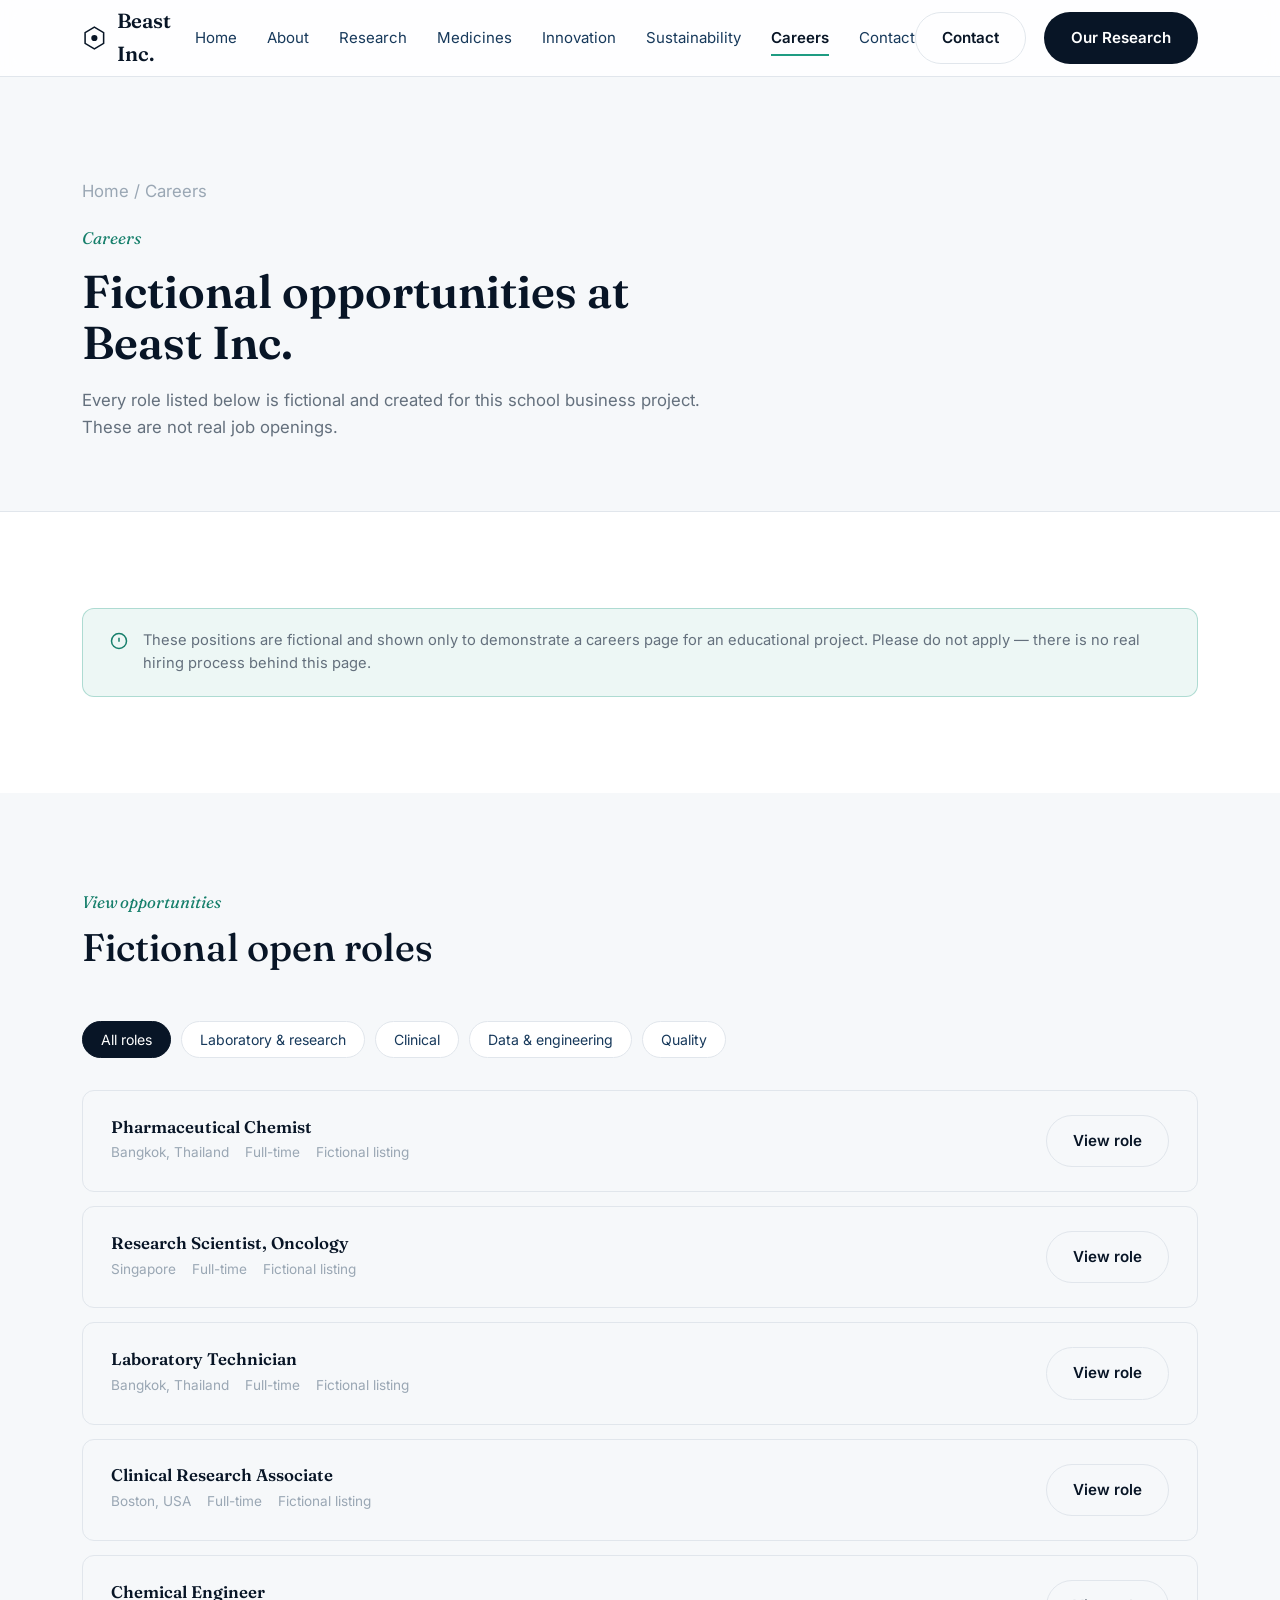
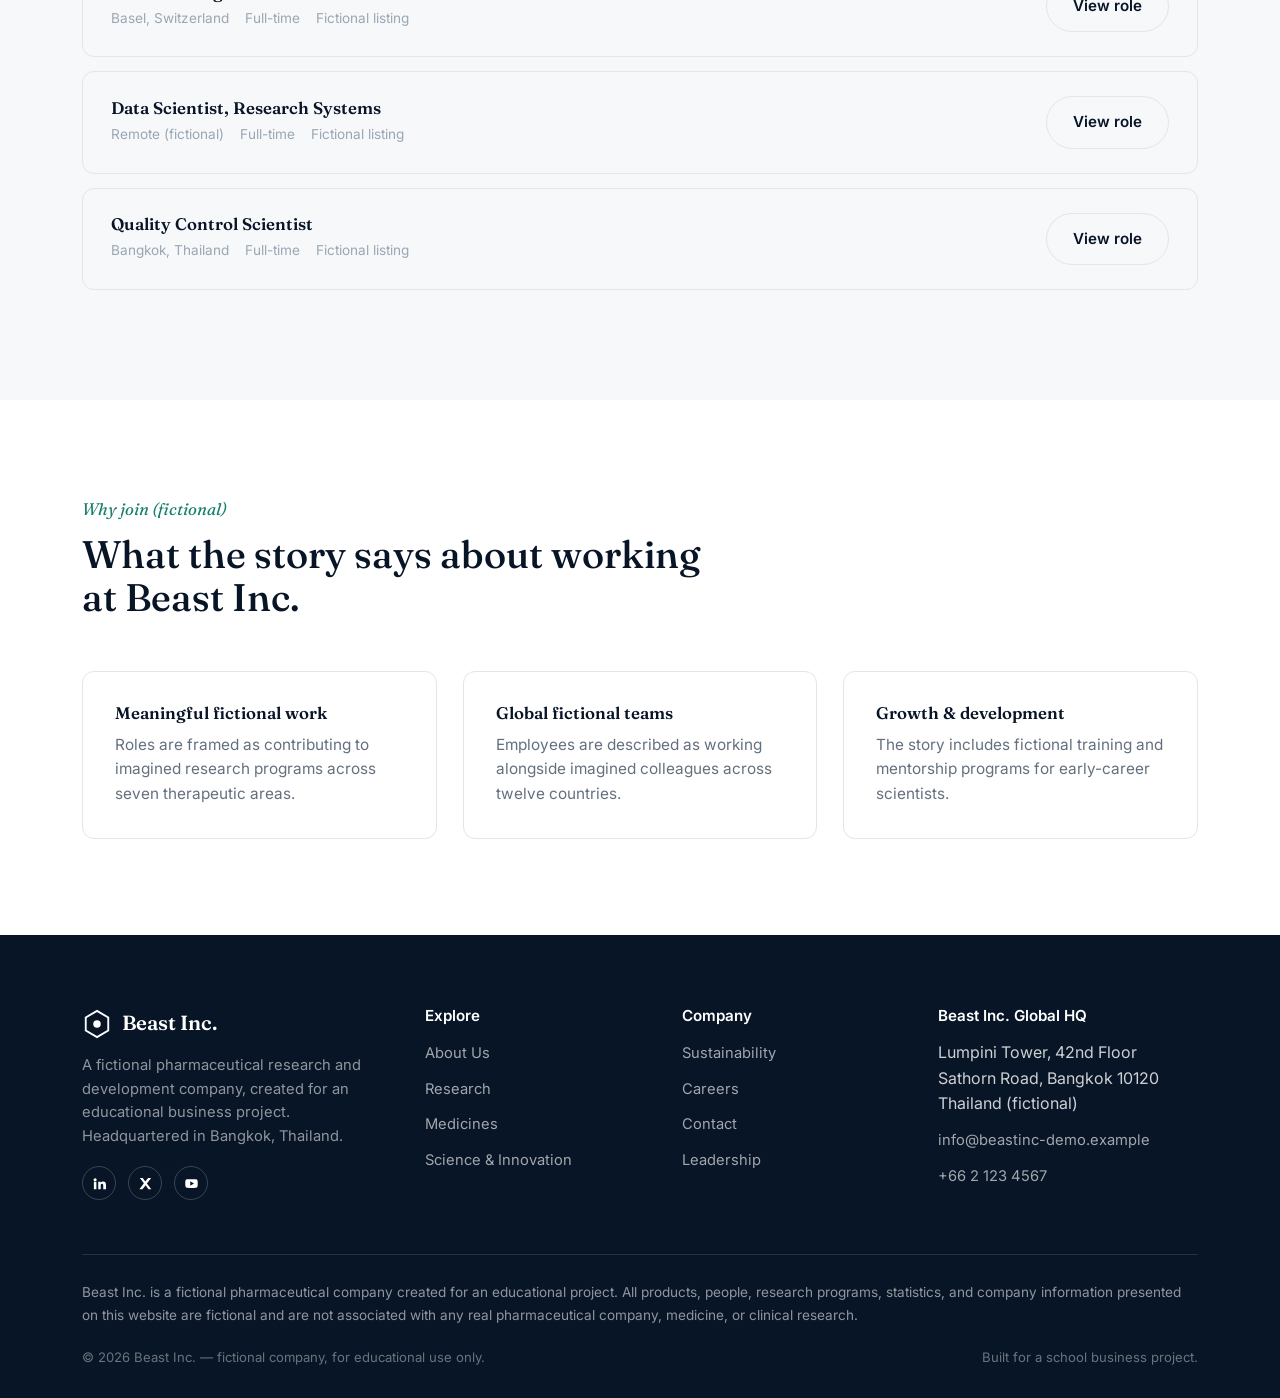
<file: careers.html>
<!DOCTYPE html>
<html lang="en">
<head>
<meta charset="UTF-8">
<meta name="viewport" content="width=device-width, initial-scale=1.0">
<title>Careers · Beast Inc.</title>
<meta name="description" content="Fictional career opportunities at Beast Inc., created for a school project.">
<meta name="robots" content="noindex">
<link rel="icon" href="data:image/svg+xml,<svg xmlns=%22http://www.w3.org/2000/svg%22 viewBox=%220 0 32 32%22><path d=%22M16 2L28 9V23L16 30L4 23V9L16 2Z%22 fill=%22%230E2340%22/><circle cx=%2216%22 cy=%2216%22 r=%224%22 fill=%22%231E9C82%22/></svg>">
<link rel="preconnect" href="https://fonts.googleapis.com">
<link rel="preconnect" href="https://fonts.gstatic.com" crossorigin>
<link href="https://fonts.googleapis.com/css2?family=Fraunces:ital,wght@0,500;0,600;1,500&family=Inter:wght@400;500;600;700&display=swap" rel="stylesheet">
<link rel="stylesheet" href="style.css">
</head>
<body>

  <header class="site-header">
    <div class="wrap nav">
      <a href="index.html" class="logo">
        <svg viewBox="0 0 32 32" fill="none" xmlns="http://www.w3.org/2000/svg" aria-hidden="true">
      <path d="M16 2L28 9V23L16 30L4 23V9L16 2Z" stroke="currentColor" stroke-width="2"/>
      <circle cx="16" cy="16" r="4" fill="currentColor"/>
    </svg>
        Beast Inc.
      </a>
      <nav class="nav-links" aria-label="Primary">
        <a href="index.html">Home</a><a href="about.html">About</a><a href="research.html">Research</a><a href="medicines.html">Medicines</a><a href="innovation.html">Innovation</a><a href="sustainability.html">Sustainability</a><a href="careers.html" class="active">Careers</a><a href="contact.html">Contact</a>
      </nav>
      <div class="nav-cta">
        <a href="contact.html" class="btn btn-ghost">Contact</a>
        <a href="research.html" class="btn btn-primary">Our Research</a>
        <button class="hamburger" aria-label="Open menu" aria-expanded="false">
          <span></span><span></span><span></span>
        </button>
      </div>
    </div>
  </header>
  <div class="mobile-panel">
    <a href="index.html">Home</a><a href="about.html">About</a><a href="research.html">Research</a><a href="medicines.html">Medicines</a><a href="innovation.html">Innovation</a><a href="sustainability.html">Sustainability</a><a href="careers.html" class="active">Careers</a><a href="contact.html">Contact</a>
    <a href="contact.html" class="btn btn-primary">Contact Us</a>
  </div>

<main>

<section class="page-hero">
  <div class="wrap">
    <p class="breadcrumb"><a href="index.html">Home</a> / Careers</p>
    <p class="section-label">Careers</p>
    <h1>Fictional opportunities at Beast Inc.</h1>
    <p>Every role listed below is fictional and created for this school business project. These are not real job openings.</p>
  </div>
</section>

<section>
  <div class="wrap">
    <div class="notice-box reveal">
      <svg viewBox="0 0 24 24" fill="none" stroke="currentColor" stroke-width="1.8"><circle cx="12" cy="12" r="9"/><path d="M12 8v5M12 16h.01"/></svg>
      <p>These positions are fictional and shown only to demonstrate a careers page for an educational project. Please do not apply — there is no real hiring process behind this page.</p>
    </div>
  </div>
</section>

<section class="section-alt">
  <div class="wrap">
    <div class="section-head reveal">
      <p class="section-label">View opportunities</p>
      <h2>Fictional open roles</h2>
    </div>

    <div class="filter-row reveal">
      <button class="filter-chip active" data-filter="all">All roles</button>
      <button class="filter-chip" data-filter="lab">Laboratory &amp; research</button>
      <button class="filter-chip" data-filter="clinical">Clinical</button>
      <button class="filter-chip" data-filter="data">Data &amp; engineering</button>
      <button class="filter-chip" data-filter="quality">Quality</button>
    </div>

    <div class="reveal">
      <div class="job-row" data-category="lab">
        <div>
          <h3 style="font-size:1.05rem;">Pharmaceutical Chemist</h3>
          <div class="meta"><span>Bangkok, Thailand</span><span>Full-time</span><span>Fictional listing</span></div>
        </div>
        <a href="#" class="btn btn-ghost" onclick="return false;">View role</a>
      </div>
      <div class="job-row" data-category="lab">
        <div>
          <h3 style="font-size:1.05rem;">Research Scientist, Oncology</h3>
          <div class="meta"><span>Singapore</span><span>Full-time</span><span>Fictional listing</span></div>
        </div>
        <a href="#" class="btn btn-ghost" onclick="return false;">View role</a>
      </div>
      <div class="job-row" data-category="lab">
        <div>
          <h3 style="font-size:1.05rem;">Laboratory Technician</h3>
          <div class="meta"><span>Bangkok, Thailand</span><span>Full-time</span><span>Fictional listing</span></div>
        </div>
        <a href="#" class="btn btn-ghost" onclick="return false;">View role</a>
      </div>
      <div class="job-row" data-category="clinical">
        <div>
          <h3 style="font-size:1.05rem;">Clinical Research Associate</h3>
          <div class="meta"><span>Boston, USA</span><span>Full-time</span><span>Fictional listing</span></div>
        </div>
        <a href="#" class="btn btn-ghost" onclick="return false;">View role</a>
      </div>
      <div class="job-row" data-category="lab">
        <div>
          <h3 style="font-size:1.05rem;">Chemical Engineer</h3>
          <div class="meta"><span>Basel, Switzerland</span><span>Full-time</span><span>Fictional listing</span></div>
        </div>
        <a href="#" class="btn btn-ghost" onclick="return false;">View role</a>
      </div>
      <div class="job-row" data-category="data">
        <div>
          <h3 style="font-size:1.05rem;">Data Scientist, Research Systems</h3>
          <div class="meta"><span>Remote (fictional)</span><span>Full-time</span><span>Fictional listing</span></div>
        </div>
        <a href="#" class="btn btn-ghost" onclick="return false;">View role</a>
      </div>
      <div class="job-row" data-category="quality">
        <div>
          <h3 style="font-size:1.05rem;">Quality Control Scientist</h3>
          <div class="meta"><span>Bangkok, Thailand</span><span>Full-time</span><span>Fictional listing</span></div>
        </div>
        <a href="#" class="btn btn-ghost" onclick="return false;">View role</a>
      </div>
    </div>
  </div>
</section>

<section>
  <div class="wrap">
    <div class="section-head reveal">
      <p class="section-label">Why join (fictional)</p>
      <h2>What the story says about working at Beast Inc.</h2>
    </div>
    <div class="grid-3">
      <div class="card reveal">
        <h3 style="font-size:1.05rem;">Meaningful fictional work</h3>
        <p style="margin-top:10px;">Roles are framed as contributing to imagined research programs across seven therapeutic areas.</p>
      </div>
      <div class="card reveal">
        <h3 style="font-size:1.05rem;">Global fictional teams</h3>
        <p style="margin-top:10px;">Employees are described as working alongside imagined colleagues across twelve countries.</p>
      </div>
      <div class="card reveal">
        <h3 style="font-size:1.05rem;">Growth &amp; development</h3>
        <p style="margin-top:10px;">The story includes fictional training and mentorship programs for early-career scientists.</p>
      </div>
    </div>
  </div>
</section>

</main>

  <footer class="site-footer">
    <div class="wrap">
      <div class="footer-grid">
        <div>
          <a href="index.html" class="logo">
            <svg viewBox="0 0 32 32" fill="none" xmlns="http://www.w3.org/2000/svg" aria-hidden="true">
      <path d="M16 2L28 9V23L16 30L4 23V9L16 2Z" stroke="currentColor" stroke-width="2"/>
      <circle cx="16" cy="16" r="4" fill="currentColor"/>
    </svg>
            Beast Inc.
          </a>
          <p>A fictional pharmaceutical research and development company, created for an educational business project. Headquartered in Bangkok, Thailand.</p>
          <div class="social-row">
            <a href="#" aria-label="LinkedIn"><svg viewBox="0 0 24 24" fill="currentColor" style="color:#fff"><path d="M4.98 3.5a2.5 2.5 0 11-.02 5 2.5 2.5 0 01.02-5zM3 9h4v12H3V9zm7 0h3.8v1.7h.05c.53-1 1.83-2.05 3.77-2.05 4.03 0 4.78 2.65 4.78 6.1V21H18v-5.6c0-1.34-.02-3.06-1.87-3.06-1.87 0-2.16 1.46-2.16 2.96V21H10V9z"/></svg></a>
            <a href="#" aria-label="X"><svg viewBox="0 0 24 24" fill="currentColor" style="color:#fff"><path d="M3 3h4.6l4 5.6L16.2 3H21l-6.8 8.9L21.3 21h-4.6l-4.4-6.1L7 21H2.2l7.2-9.4L3 3z"/></svg></a>
            <a href="#" aria-label="YouTube"><svg viewBox="0 0 24 24" fill="currentColor" style="color:#fff"><path d="M22 12s0-3.2-.4-4.7a2.9 2.9 0 00-2-2C17.9 5 12 5 12 5s-5.9 0-7.6.3a2.9 2.9 0 00-2 2C2 8.8 2 12 2 12s0 3.2.4 4.7a2.9 2.9 0 002 2C6.1 19 12 19 12 19s5.9 0 7.6-.3a2.9 2.9 0 002-2C22 15.2 22 12 22 12zM10 15.5v-7l6 3.5-6 3.5z"/></svg></a>
          </div>
        </div>
        <div class="footer-col">
          <h4>Explore</h4>
          <ul>
            <li><a href="about.html">About Us</a></li>
            <li><a href="research.html">Research</a></li>
            <li><a href="medicines.html">Medicines</a></li>
            <li><a href="innovation.html">Science &amp; Innovation</a></li>
          </ul>
        </div>
        <div class="footer-col">
          <h4>Company</h4>
          <ul>
            <li><a href="sustainability.html">Sustainability</a></li>
            <li><a href="careers.html">Careers</a></li>
            <li><a href="contact.html">Contact</a></li>
            <li><a href="about.html">Leadership</a></li>
          </ul>
        </div>
        <div class="footer-col">
          <h4>Beast Inc. Global HQ</h4>
          <ul>
            <li>Lumpini Tower, 42nd Floor<br>Sathorn Road, Bangkok 10120<br>Thailand (fictional)</li>
            <li><a href="mailto:info@beastinc-demo.example">info@beastinc-demo.example</a></li>
            <li><a href="tel:+6621234567">+66 2 123 4567</a></li>
          </ul>
        </div>
      </div>
      <div class="disclaimer">
        Beast Inc. is a fictional pharmaceutical company created for an educational project. All products, people, research programs, statistics, and company information presented on this website are fictional and are not associated with any real pharmaceutical company, medicine, or clinical research.
      </div>
      <div class="footer-bottom">
        <span>&copy; 2026 Beast Inc. — fictional company, for educational use only.</span>
        <span>Built for a school business project.</span>
      </div>
    </div>
  </footer>

<script src="script.js"></script>
</body>
</html>
</file>
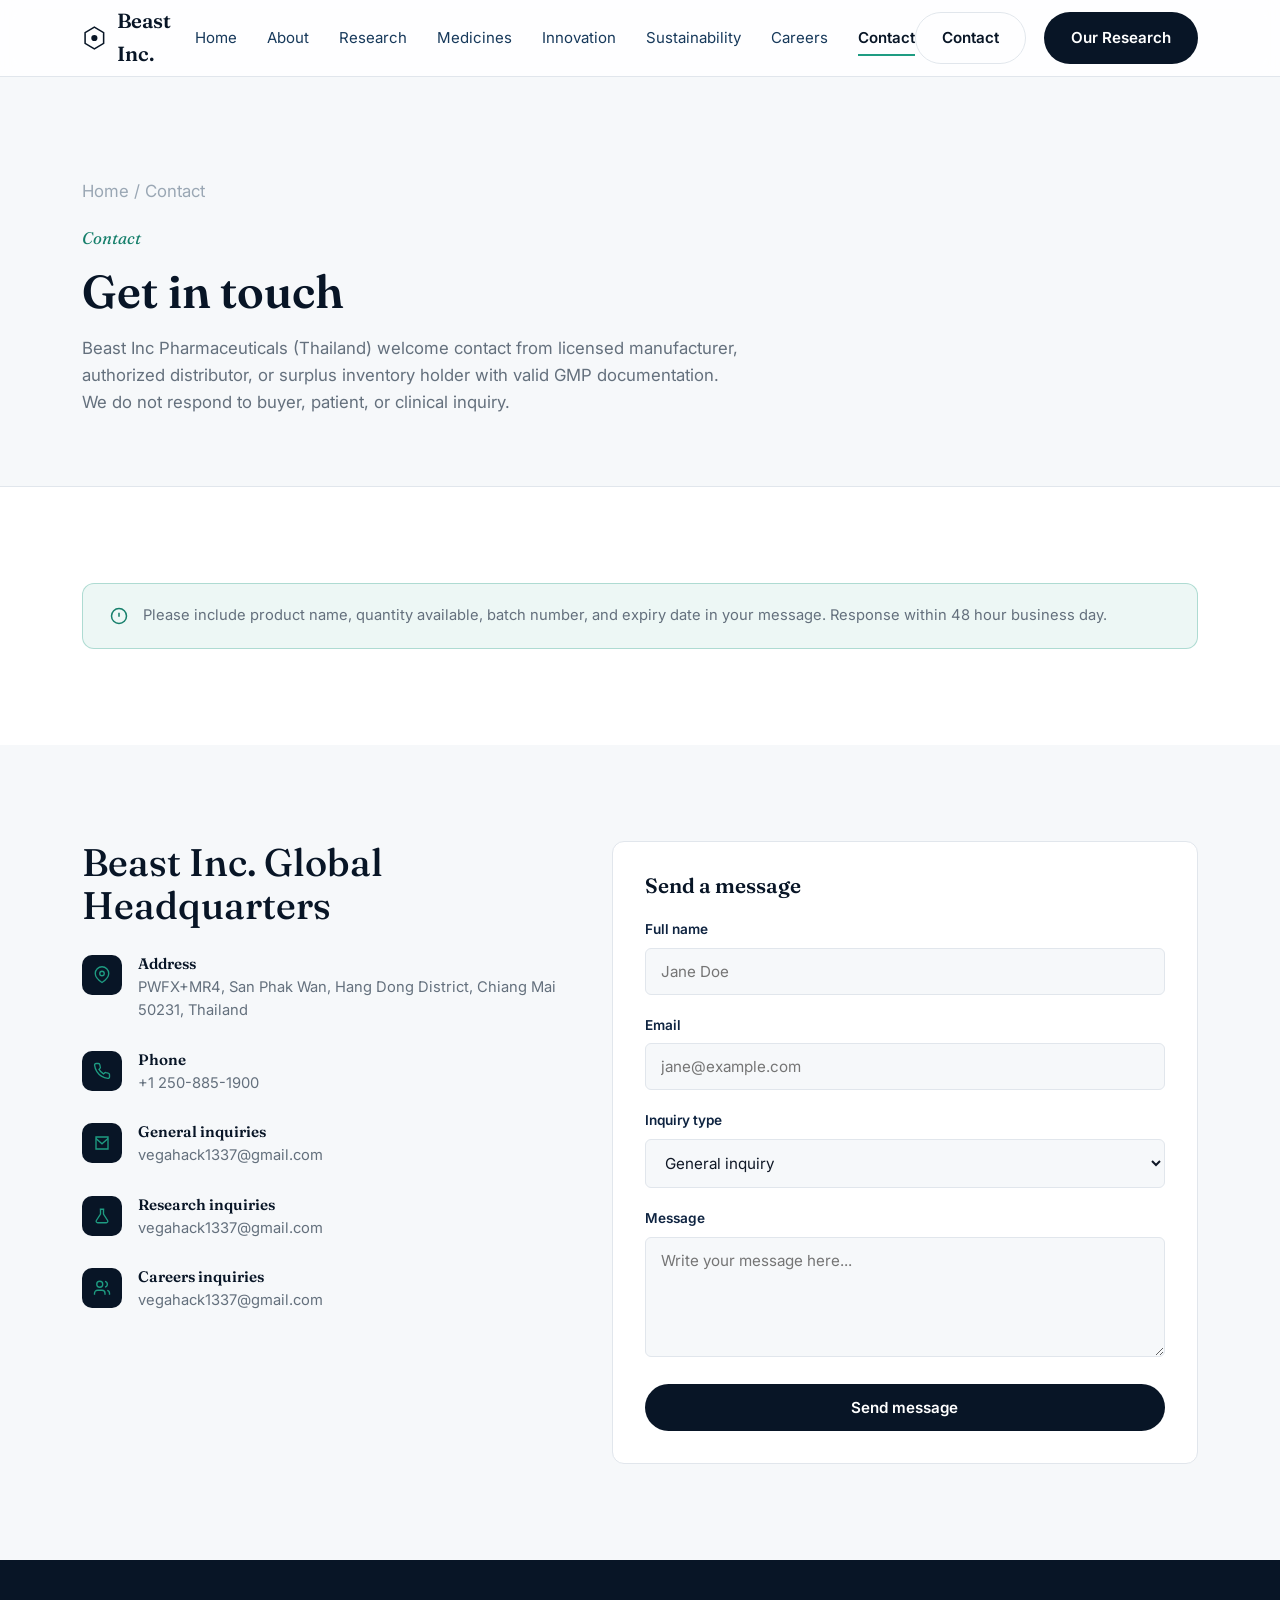
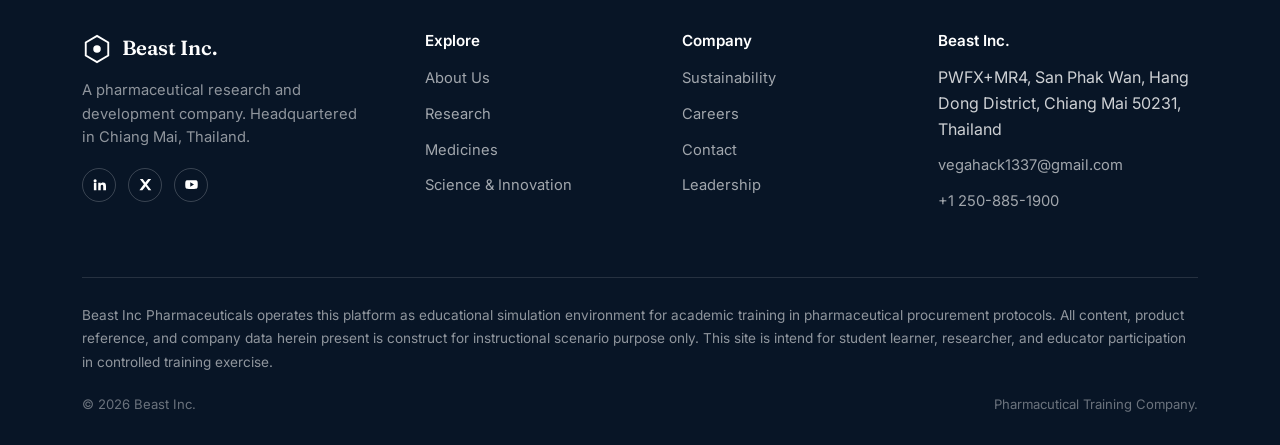
<file: contact.html>
<!DOCTYPE html>
<html lang="en">
<head>
<meta charset="UTF-8">
<meta name="viewport" content="width=device-width, initial-scale=1.0">
<title>Contact · Beast Inc.</title>
<meta name="description" content="Beast Inc.">
<meta name="robots" content="noindex">
<link rel="icon" href="data:image/svg+xml,<svg xmlns=%22http://www.w3.org/2000/svg%22 viewBox=%220 0 32 32%22><path d=%22M16 2L28 9V23L16 30L4 23V9L16 2Z%22 fill=%22%230E2340%22/><circle cx=%2216%22 cy=%2216%22 r=%224%22 fill=%22%231E9C82%22/></svg>">
<link rel="preconnect" href="https://fonts.googleapis.com">
<link rel="preconnect" href="https://fonts.gstatic.com" crossorigin>
<link href="https://fonts.googleapis.com/css2?family=Fraunces:ital,wght@0,500;0,600;1,500&family=Inter:wght@400;500;600;700&display=swap" rel="stylesheet">
<link rel="stylesheet" href="style.css">
</head>
<body>

  <header class="site-header">
    <div class="wrap nav">
      <a href="index.html" class="logo">
        <svg viewBox="0 0 32 32" fill="none" xmlns="http://www.w3.org/2000/svg" aria-hidden="true">
      <path d="M16 2L28 9V23L16 30L4 23V9L16 2Z" stroke="currentColor" stroke-width="2"/>
      <circle cx="16" cy="16" r="4" fill="currentColor"/>
    </svg>
        Beast Inc.
      </a>
      <nav class="nav-links" aria-label="Primary">
        <a href="index.html">Home</a><a href="about.html">About</a><a href="research.html">Research</a><a href="medicines.html">Medicines</a><a href="innovation.html">Innovation</a><a href="sustainability.html">Sustainability</a><a href="careers.html">Careers</a><a href="contact.html" class="active">Contact</a>
      </nav>
      <div class="nav-cta">
        <a href="contact.html" class="btn btn-ghost">Contact</a>
        <a href="research.html" class="btn btn-primary">Our Research</a>
        <button class="hamburger" aria-label="Open menu" aria-expanded="false">
          <span></span><span></span><span></span>
        </button>
      </div>
    </div>
  </header>
  <div class="mobile-panel">
    <a href="index.html">Home</a><a href="about.html">About</a><a href="research.html">Research</a><a href="medicines.html">Medicines</a><a href="innovation.html">Innovation</a><a href="sustainability.html">Sustainability</a><a href="careers.html">Careers</a><a href="contact.html" class="active">Contact</a>
    <a href="contact.html" class="btn btn-primary">Contact Us</a>
  </div>

<main>

<section class="page-hero">
  <div class="wrap">
    <p class="breadcrumb"><a href="index.html">Home</a> / Contact</p>
    <p class="section-label">Contact</p>
    <h1>Get in touch</h1>
    <p>Beast Inc Pharmaceuticals (Thailand) welcome contact from licensed manufacturer, authorized distributor, or surplus inventory holder with valid GMP documentation. We do not respond to buyer, patient, or clinical inquiry.</p>
  </div>
</section>

<section>
  <div class="wrap">
    <div class="notice-box reveal">
      <svg viewBox="0 0 24 24" fill="none" stroke="currentColor" stroke-width="1.8"><circle cx="12" cy="12" r="9"/><path d="M12 8v5M12 16h.01"/></svg>
      <p>Please include product name, quantity available, batch number, and expiry date in your message. Response within 48 hour business day.</p>
    </div>
  </div>
</section>

<section class="section-alt">
  <div class="wrap contact-grid">
    <div class="contact-info reveal">
      <h2 style="margin-bottom:28px;">Beast Inc. Global Headquarters</h2>

      <div class="item">
        <div class="icon" style="width:40px;height:40px;background:var(--navy-950);border-radius:10px;display:flex;align-items:center;justify-content:center;color:var(--teal-500);">
          <svg viewBox="0 0 24 24" width="18" height="18" fill="none" stroke="currentColor" stroke-width="1.8"><path d="M21 10c0 6-9 12-9 12S3 16 3 10a9 9 0 0118 0z"/><circle cx="12" cy="10" r="3"/></svg>
        </div>
        <div>
          <h4>Address</h4>
          <p>PWFX+MR4, San Phak Wan, Hang Dong District, Chiang Mai 50231, Thailand</p>
        </div>
      </div>

      <div class="item">
        <div class="icon" style="width:40px;height:40px;background:var(--navy-950);border-radius:10px;display:flex;align-items:center;justify-content:center;color:var(--teal-500);">
          <svg viewBox="0 0 24 24" width="18" height="18" fill="none" stroke="currentColor" stroke-width="1.8"><path d="M22 16.9v3a2 2 0 01-2.2 2 19.8 19.8 0 01-8.6-3.1 19.5 19.5 0 01-6-6A19.8 19.8 0 012.1 4.2 2 2 0 014.1 2h3a2 2 0 012 1.7c.1.9.3 1.8.6 2.7a2 2 0 01-.4 2.1L8 9.9a16 16 0 006 6l1.4-1.3a2 2 0 012.1-.4c.9.3 1.8.5 2.7.6a2 2 0 011.7 2z"/></svg>
        </div>
        <div>
          <h4>Phone</h4>
          <p>+1 250-885-1900</p>
        </div>
      </div>

      <div class="item">
        <div class="icon" style="width:40px;height:40px;background:var(--navy-950);border-radius:10px;display:flex;align-items:center;justify-content:center;color:var(--teal-500);">
          <svg viewBox="0 0 24 24" width="18" height="18" fill="none" stroke="currentColor" stroke-width="1.8"><path d="M4 4h16v16H4z"/><path d="M4 6l8 7 8-7"/></svg>
        </div>
        <div>
          <h4>General inquiries</h4>
          <p>vegahack1337@gmail.com</p>
        </div>
      </div>

      <div class="item">
        <div class="icon" style="width:40px;height:40px;background:var(--navy-950);border-radius:10px;display:flex;align-items:center;justify-content:center;color:var(--teal-500);">
          <svg viewBox="0 0 24 24" width="18" height="18" fill="none" stroke="currentColor" stroke-width="1.8"><path d="M9 3h6M10 3v6.5L4.5 18a2 2 0 001.7 3h11.6a2 2 0 001.7-3L14 9.5V3"/></svg>
        </div>
        <div>
          <h4>Research inquiries</h4>
          <p>vegahack1337@gmail.com</p>
        </div>
      </div>

      <div class="item">
        <div class="icon" style="width:40px;height:40px;background:var(--navy-950);border-radius:10px;display:flex;align-items:center;justify-content:center;color:var(--teal-500);">
          <svg viewBox="0 0 24 24" width="18" height="18" fill="none" stroke="currentColor" stroke-width="1.8"><path d="M16 21v-2a4 4 0 00-4-4H6a4 4 0 00-4 4v2"/><circle cx="9" cy="7" r="4"/><path d="M22 21v-2a4 4 0 00-3-3.9M16 3.1a4 4 0 010 7.8"/></svg>
        </div>
        <div>
          <h4>Careers inquiries</h4>
          <p>vegahack1337@gmail.com</p>
        </div>
      </div>
    </div>

    <div class="card reveal">
      <h3 style="margin-bottom:22px;">Send a message</h3>
      <form id="contact-form">
        <div class="form-field">
          <label for="name">Full name</label>
          <input type="text" id="name" name="name" required placeholder="Jane Doe">
        </div>
        <div class="form-field">
          <label for="email">Email</label>
          <input type="email" id="email" name="email" required placeholder="jane@example.com">
        </div>
        <div class="form-field">
          <label for="topic">Inquiry type</label>
          <select id="topic" name="topic">
            <option>General inquiry</option>
            <option>Research inquiry</option>
            <option>Careers inquiry</option>
            <option>Media inquiry</option>
          </select>
        </div>
        <div class="form-field">
          <label for="message">Message</label>
          <textarea id="message" name="message" required placeholder="Write your message here..."></textarea>
        </div>
        <button type="submit" class="btn btn-primary" style="width:100%; justify-content:center;">Send message</button>
        <p class="form-status" role="status"></p>
      </form>
    </div>
  </div>
</section>

</main>

  <footer class="site-footer">
    <div class="wrap">
      <div class="footer-grid">
        <div>
          <a href="index.html" class="logo">
            <svg viewBox="0 0 32 32" fill="none" xmlns="http://www.w3.org/2000/svg" aria-hidden="true">
      <path d="M16 2L28 9V23L16 30L4 23V9L16 2Z" stroke="currentColor" stroke-width="2"/>
      <circle cx="16" cy="16" r="4" fill="currentColor"/>
    </svg>
            Beast Inc.
          </a>
          <p>A pharmaceutical research and development company. Headquartered in Chiang Mai, Thailand.</p>
          <div class="social-row">
            <a href="#" aria-label="LinkedIn"><svg viewBox="0 0 24 24" fill="currentColor" style="color:#fff"><path d="M4.98 3.5a2.5 2.5 0 11-.02 5 2.5 2.5 0 01.02-5zM3 9h4v12H3V9zm7 0h3.8v1.7h.05c.53-1 1.83-2.05 3.77-2.05 4.03 0 4.78 2.65 4.78 6.1V21H18v-5.6c0-1.34-.02-3.06-1.87-3.06-1.87 0-2.16 1.46-2.16 2.96V21H10V9z"/></svg></a>
            <a href="#" aria-label="X"><svg viewBox="0 0 24 24" fill="currentColor" style="color:#fff"><path d="M3 3h4.6l4 5.6L16.2 3H21l-6.8 8.9L21.3 21h-4.6l-4.4-6.1L7 21H2.2l7.2-9.4L3 3z"/></svg></a>
            <a href="#" aria-label="YouTube"><svg viewBox="0 0 24 24" fill="currentColor" style="color:#fff"><path d="M22 12s0-3.2-.4-4.7a2.9 2.9 0 00-2-2C17.9 5 12 5 12 5s-5.9 0-7.6.3a2.9 2.9 0 00-2 2C2 8.8 2 12 2 12s0 3.2.4 4.7a2.9 2.9 0 002 2C6.1 19 12 19 12 19s5.9 0 7.6-.3a2.9 2.9 0 002-2C22 15.2 22 12 22 12zM10 15.5v-7l6 3.5-6 3.5z"/></svg></a>
          </div>
        </div>
        <div class="footer-col">
          <h4>Explore</h4>
          <ul>
            <li><a href="about.html">About Us</a></li>
            <li><a href="research.html">Research</a></li>
            <li><a href="medicines.html">Medicines</a></li>
            <li><a href="innovation.html">Science &amp; Innovation</a></li>
          </ul>
        </div>
        <div class="footer-col">
          <h4>Company</h4>
          <ul>
            <li><a href="sustainability.html">Sustainability</a></li>
            <li><a href="careers.html">Careers</a></li>
            <li><a href="contact.html">Contact</a></li>
            <li><a href="about.html">Leadership</a></li>
          </ul>
        </div>
        <div class="footer-col">
          <h4>Beast Inc.</h4>
          <ul>
            <li>PWFX+MR4, San Phak Wan, Hang Dong District, Chiang Mai 50231, Thailand</li>
            <li><a href="mailto:vegahack1337@gmail.com">vegahack1337@gmail.com</a></li>
            <li><a href="tel:+12508851900">+1 250-885-1900</a></li>
          </ul>
        </div>
      </div>
      <div class="disclaimer">
       Beast Inc Pharmaceuticals operates this platform as educational simulation environment for academic training in pharmaceutical procurement protocols. All content, product reference, and company data herein present is construct for instructional scenario purpose only. This site is intend for student learner, researcher, and educator participation in controlled training exercise.
      </div>
      <div class="footer-bottom">
        <span>&copy; 2026 Beast Inc.</span>
        <span>Pharmacutical Training Company.</span>
      </div>
    </div>
  </footer>

<script src="script.js"></script>
</body>
</html>
</file>
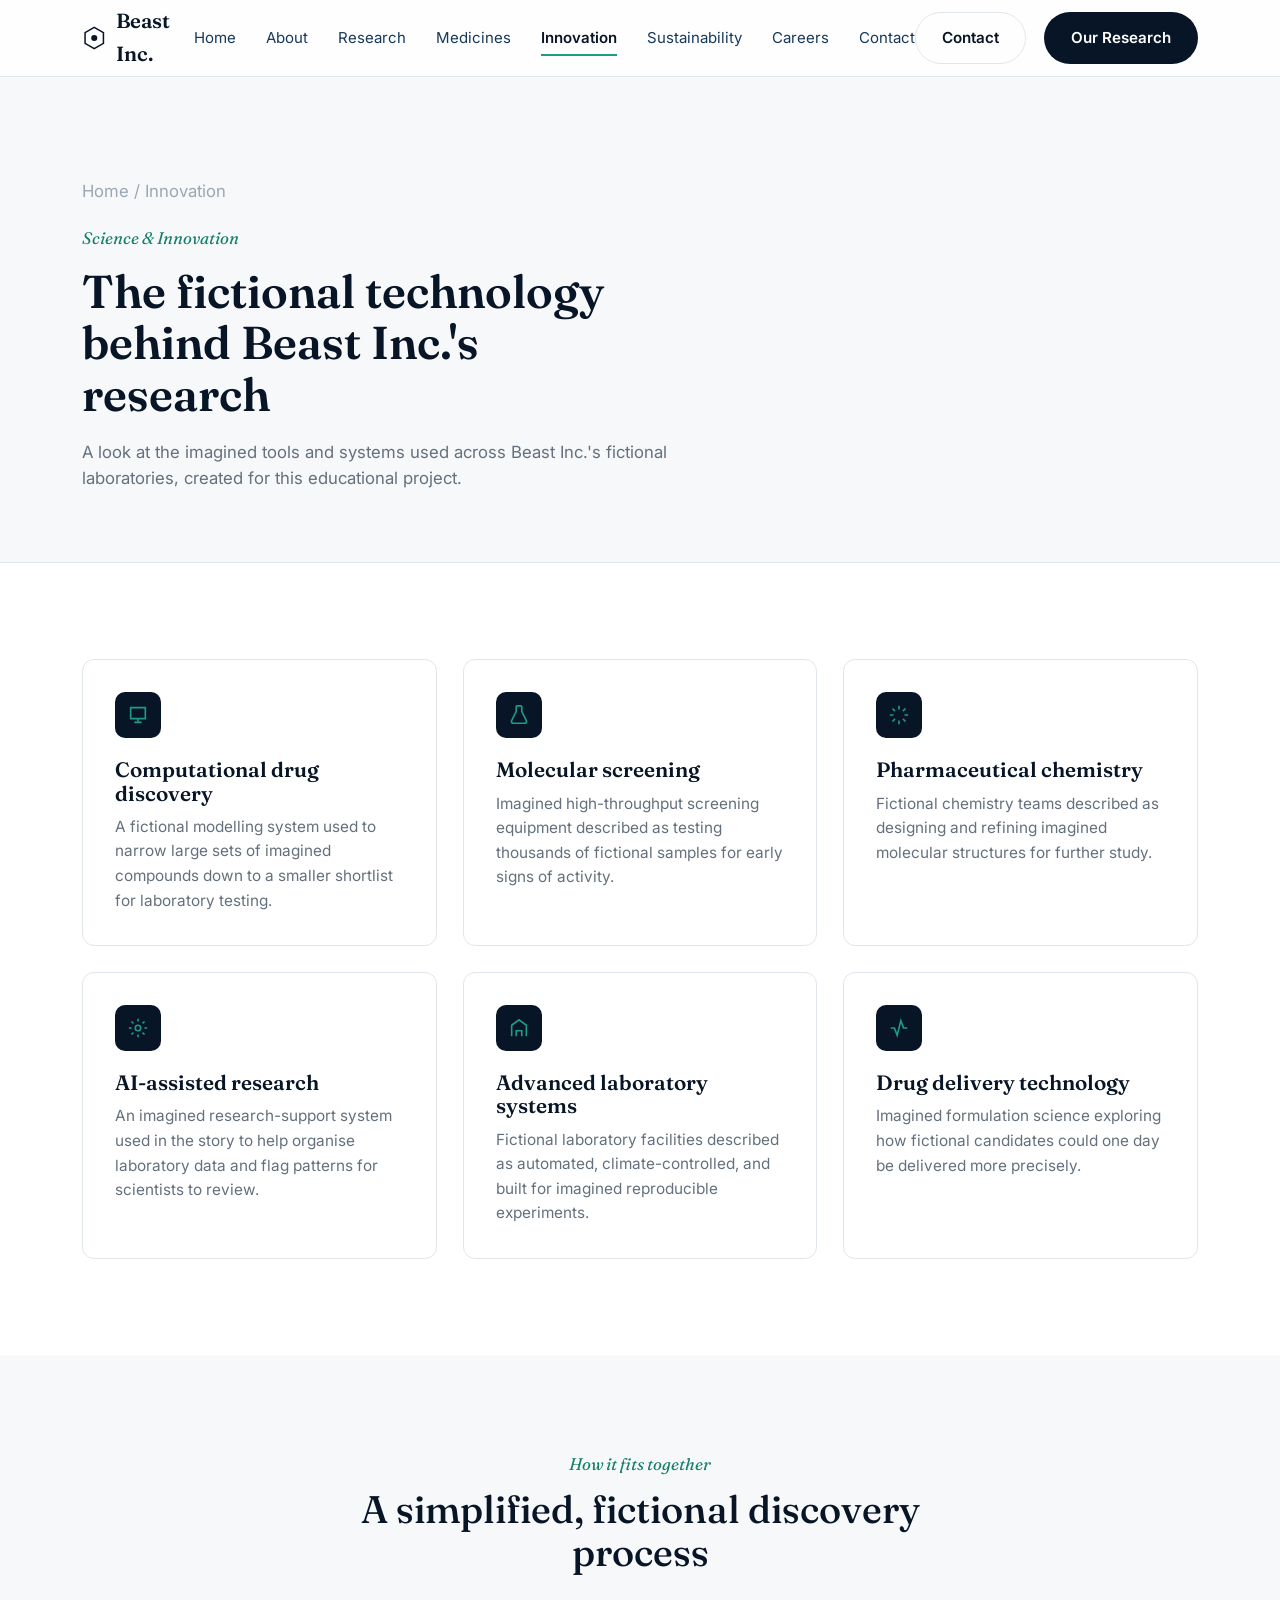
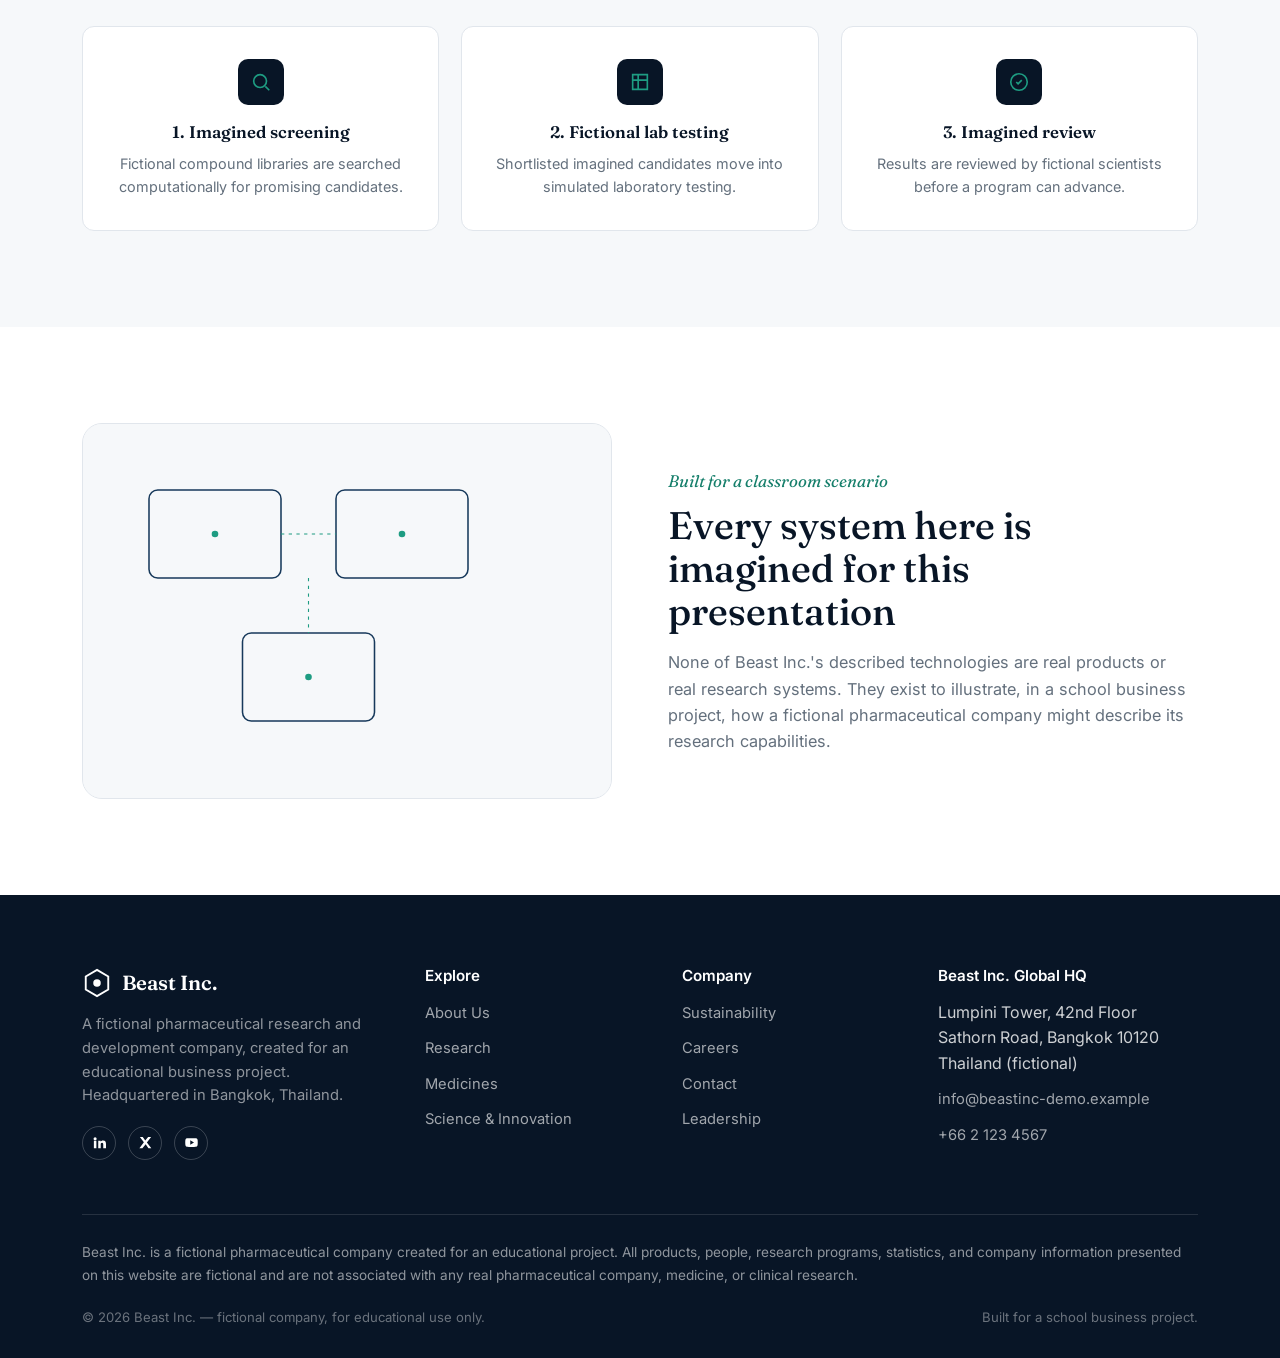
<file: innovation.html>
<!DOCTYPE html>
<html lang="en">
<head>
<meta charset="UTF-8">
<meta name="viewport" content="width=device-width, initial-scale=1.0">
<title>Science & Innovation · Beast Inc.</title>
<meta name="description" content="The fictional technologies used across Beast Inc.'s research programs, created for a school project.">
<meta name="robots" content="noindex">
<link rel="icon" href="data:image/svg+xml,<svg xmlns=%22http://www.w3.org/2000/svg%22 viewBox=%220 0 32 32%22><path d=%22M16 2L28 9V23L16 30L4 23V9L16 2Z%22 fill=%22%230E2340%22/><circle cx=%2216%22 cy=%2216%22 r=%224%22 fill=%22%231E9C82%22/></svg>">
<link rel="preconnect" href="https://fonts.googleapis.com">
<link rel="preconnect" href="https://fonts.gstatic.com" crossorigin>
<link href="https://fonts.googleapis.com/css2?family=Fraunces:ital,wght@0,500;0,600;1,500&family=Inter:wght@400;500;600;700&display=swap" rel="stylesheet">
<link rel="stylesheet" href="style.css">
</head>
<body>

  <header class="site-header">
    <div class="wrap nav">
      <a href="index.html" class="logo">
        <svg viewBox="0 0 32 32" fill="none" xmlns="http://www.w3.org/2000/svg" aria-hidden="true">
      <path d="M16 2L28 9V23L16 30L4 23V9L16 2Z" stroke="currentColor" stroke-width="2"/>
      <circle cx="16" cy="16" r="4" fill="currentColor"/>
    </svg>
        Beast Inc.
      </a>
      <nav class="nav-links" aria-label="Primary">
        <a href="index.html">Home</a><a href="about.html">About</a><a href="research.html">Research</a><a href="medicines.html">Medicines</a><a href="innovation.html" class="active">Innovation</a><a href="sustainability.html">Sustainability</a><a href="careers.html">Careers</a><a href="contact.html">Contact</a>
      </nav>
      <div class="nav-cta">
        <a href="contact.html" class="btn btn-ghost">Contact</a>
        <a href="research.html" class="btn btn-primary">Our Research</a>
        <button class="hamburger" aria-label="Open menu" aria-expanded="false">
          <span></span><span></span><span></span>
        </button>
      </div>
    </div>
  </header>
  <div class="mobile-panel">
    <a href="index.html">Home</a><a href="about.html">About</a><a href="research.html">Research</a><a href="medicines.html">Medicines</a><a href="innovation.html" class="active">Innovation</a><a href="sustainability.html">Sustainability</a><a href="careers.html">Careers</a><a href="contact.html">Contact</a>
    <a href="contact.html" class="btn btn-primary">Contact Us</a>
  </div>

<main>

<section class="page-hero">
  <div class="wrap">
    <p class="breadcrumb"><a href="index.html">Home</a> / Innovation</p>
    <p class="section-label">Science &amp; Innovation</p>
    <h1>The fictional technology behind Beast Inc.'s research</h1>
    <p>A look at the imagined tools and systems used across Beast Inc.'s fictional laboratories, created for this educational project.</p>
  </div>
</section>

<section>
  <div class="wrap">
    <div class="grid-3">
      <div class="card reveal">
        <div class="icon"><svg viewBox="0 0 24 24" fill="none" stroke="currentColor" stroke-width="1.8"><path d="M4 4h16v12H4zM8 20h8M12 16v4"/></svg></div>
        <h3>Computational drug discovery</h3>
        <p>A fictional modelling system used to narrow large sets of imagined compounds down to a smaller shortlist for laboratory testing.</p>
      </div>
      <div class="card reveal">
        <div class="icon"><svg viewBox="0 0 24 24" fill="none" stroke="currentColor" stroke-width="1.8"><path d="M9 2v6l-5 10a2 2 0 002 3h12a2 2 0 002-3l-5-10V2M9 2h6"/></svg></div>
        <h3>Molecular screening</h3>
        <p>Imagined high-throughput screening equipment described as testing thousands of fictional samples for early signs of activity.</p>
      </div>
      <div class="card reveal">
        <div class="icon"><svg viewBox="0 0 24 24" fill="none" stroke="currentColor" stroke-width="1.8"><path d="M12 2v4M12 18v4M4.9 4.9l2.8 2.8M16.3 16.3l2.8 2.8M2 12h4M18 12h4M4.9 19.1l2.8-2.8M16.3 7.7l2.8-2.8"/></svg></div>
        <h3>Pharmaceutical chemistry</h3>
        <p>Fictional chemistry teams described as designing and refining imagined molecular structures for further study.</p>
      </div>
      <div class="card reveal">
        <div class="icon"><svg viewBox="0 0 24 24" fill="none" stroke="currentColor" stroke-width="1.8"><circle cx="12" cy="12" r="3"/><path d="M12 2v3M12 19v3M2 12h3M19 12h3M4.9 4.9l2.1 2.1M17 17l2.1 2.1M4.9 19.1L7 17M17 7l2.1-2.1"/></svg></div>
        <h3>AI-assisted research</h3>
        <p>An imagined research-support system used in the story to help organise laboratory data and flag patterns for scientists to review.</p>
      </div>
      <div class="card reveal">
        <div class="icon"><svg viewBox="0 0 24 24" fill="none" stroke="currentColor" stroke-width="1.8"><path d="M4 21V9l8-6 8 6v12M9 21v-6h6v6"/></svg></div>
        <h3>Advanced laboratory systems</h3>
        <p>Fictional laboratory facilities described as automated, climate-controlled, and built for imagined reproducible experiments.</p>
      </div>
      <div class="card reveal">
        <div class="icon"><svg viewBox="0 0 24 24" fill="none" stroke="currentColor" stroke-width="1.8"><path d="M3 12h4l3 8 4-16 3 8h4"/></svg></div>
        <h3>Drug delivery technology</h3>
        <p>Imagined formulation science exploring how fictional candidates could one day be delivered more precisely.</p>
      </div>
    </div>
  </div>
</section>

<section class="section-alt">
  <div class="wrap">
    <div class="section-head center reveal">
      <p class="section-label">How it fits together</p>
      <h2>A simplified, fictional discovery process</h2>
    </div>
    <div class="process-diagram reveal">
      <div class="card" style="text-align:center;">
        <div class="icon" style="margin:0 auto 18px;"><svg viewBox="0 0 24 24" fill="none" stroke="currentColor" stroke-width="1.8"><circle cx="11" cy="11" r="7"/><path d="M21 21l-4.3-4.3"/></svg></div>
        <h3 style="font-size:1.05rem;">1. Imagined screening</h3>
        <p style="margin-top:8px; font-size:0.9rem;">Fictional compound libraries are searched computationally for promising candidates.</p>
      </div>
      <div class="card" style="text-align:center;">
        <div class="icon" style="margin:0 auto 18px;"><svg viewBox="0 0 24 24" fill="none" stroke="currentColor" stroke-width="1.8"><path d="M4 4h16v16H4z"/><path d="M4 10h16M10 4v16"/></svg></div>
        <h3 style="font-size:1.05rem;">2. Fictional lab testing</h3>
        <p style="margin-top:8px; font-size:0.9rem;">Shortlisted imagined candidates move into simulated laboratory testing.</p>
      </div>
      <div class="card" style="text-align:center;">
        <div class="icon" style="margin:0 auto 18px;"><svg viewBox="0 0 24 24" fill="none" stroke="currentColor" stroke-width="1.8"><path d="M9 12l2 2 4-4M21 12a9 9 0 11-9-9 9 9 0 019 9z"/></svg></div>
        <h3 style="font-size:1.05rem;">3. Imagined review</h3>
        <p style="margin-top:8px; font-size:0.9rem;">Results are reviewed by fictional scientists before a program can advance.</p>
      </div>
    </div>
  </div>
</section>

<section>
  <div class="wrap split">
    <div class="figure-panel reveal">
      <svg viewBox="0 0 480 340" xmlns="http://www.w3.org/2000/svg">
        <rect width="480" height="340" fill="#F6F8FA"/>
        <g fill="none" stroke="#17395B" stroke-width="1.4">
          <rect x="60" y="60" width="120" height="80" rx="8"/>
          <rect x="230" y="60" width="120" height="80" rx="8"/>
          <rect x="145" y="190" width="120" height="80" rx="8"/>
        </g>
        <g stroke="#1E9C82" stroke-dasharray="3 4">
          <line x1="180" y1="100" x2="230" y2="100"/>
          <line x1="205" y1="140" x2="205" y2="190"/>
        </g>
        <circle cx="120" cy="100" r="3" fill="#1E9C82"/>
        <circle cx="290" cy="100" r="3" fill="#1E9C82"/>
        <circle cx="205" cy="230" r="3" fill="#1E9C82"/>
      </svg>
    </div>
    <div class="reveal">
      <p class="section-label">Built for a classroom scenario</p>
      <h2>Every system here is imagined for this presentation</h2>
      <p style="margin-top:16px; font-size:1.02rem;">None of Beast Inc.'s described technologies are real products or real research systems. They exist to illustrate, in a school business project, how a fictional pharmaceutical company might describe its research capabilities.</p>
    </div>
  </div>
</section>

</main>

  <footer class="site-footer">
    <div class="wrap">
      <div class="footer-grid">
        <div>
          <a href="index.html" class="logo">
            <svg viewBox="0 0 32 32" fill="none" xmlns="http://www.w3.org/2000/svg" aria-hidden="true">
      <path d="M16 2L28 9V23L16 30L4 23V9L16 2Z" stroke="currentColor" stroke-width="2"/>
      <circle cx="16" cy="16" r="4" fill="currentColor"/>
    </svg>
            Beast Inc.
          </a>
          <p>A fictional pharmaceutical research and development company, created for an educational business project. Headquartered in Bangkok, Thailand.</p>
          <div class="social-row">
            <a href="#" aria-label="LinkedIn"><svg viewBox="0 0 24 24" fill="currentColor" style="color:#fff"><path d="M4.98 3.5a2.5 2.5 0 11-.02 5 2.5 2.5 0 01.02-5zM3 9h4v12H3V9zm7 0h3.8v1.7h.05c.53-1 1.83-2.05 3.77-2.05 4.03 0 4.78 2.65 4.78 6.1V21H18v-5.6c0-1.34-.02-3.06-1.87-3.06-1.87 0-2.16 1.46-2.16 2.96V21H10V9z"/></svg></a>
            <a href="#" aria-label="X"><svg viewBox="0 0 24 24" fill="currentColor" style="color:#fff"><path d="M3 3h4.6l4 5.6L16.2 3H21l-6.8 8.9L21.3 21h-4.6l-4.4-6.1L7 21H2.2l7.2-9.4L3 3z"/></svg></a>
            <a href="#" aria-label="YouTube"><svg viewBox="0 0 24 24" fill="currentColor" style="color:#fff"><path d="M22 12s0-3.2-.4-4.7a2.9 2.9 0 00-2-2C17.9 5 12 5 12 5s-5.9 0-7.6.3a2.9 2.9 0 00-2 2C2 8.8 2 12 2 12s0 3.2.4 4.7a2.9 2.9 0 002 2C6.1 19 12 19 12 19s5.9 0 7.6-.3a2.9 2.9 0 002-2C22 15.2 22 12 22 12zM10 15.5v-7l6 3.5-6 3.5z"/></svg></a>
          </div>
        </div>
        <div class="footer-col">
          <h4>Explore</h4>
          <ul>
            <li><a href="about.html">About Us</a></li>
            <li><a href="research.html">Research</a></li>
            <li><a href="medicines.html">Medicines</a></li>
            <li><a href="innovation.html">Science &amp; Innovation</a></li>
          </ul>
        </div>
        <div class="footer-col">
          <h4>Company</h4>
          <ul>
            <li><a href="sustainability.html">Sustainability</a></li>
            <li><a href="careers.html">Careers</a></li>
            <li><a href="contact.html">Contact</a></li>
            <li><a href="about.html">Leadership</a></li>
          </ul>
        </div>
        <div class="footer-col">
          <h4>Beast Inc. Global HQ</h4>
          <ul>
            <li>Lumpini Tower, 42nd Floor<br>Sathorn Road, Bangkok 10120<br>Thailand (fictional)</li>
            <li><a href="mailto:info@beastinc-demo.example">info@beastinc-demo.example</a></li>
            <li><a href="tel:+6621234567">+66 2 123 4567</a></li>
          </ul>
        </div>
      </div>
      <div class="disclaimer">
        Beast Inc. is a fictional pharmaceutical company created for an educational project. All products, people, research programs, statistics, and company information presented on this website are fictional and are not associated with any real pharmaceutical company, medicine, or clinical research.
      </div>
      <div class="footer-bottom">
        <span>&copy; 2026 Beast Inc. — fictional company, for educational use only.</span>
        <span>Built for a school business project.</span>
      </div>
    </div>
  </footer>

<script src="script.js"></script>
</body>
</html>
</file>
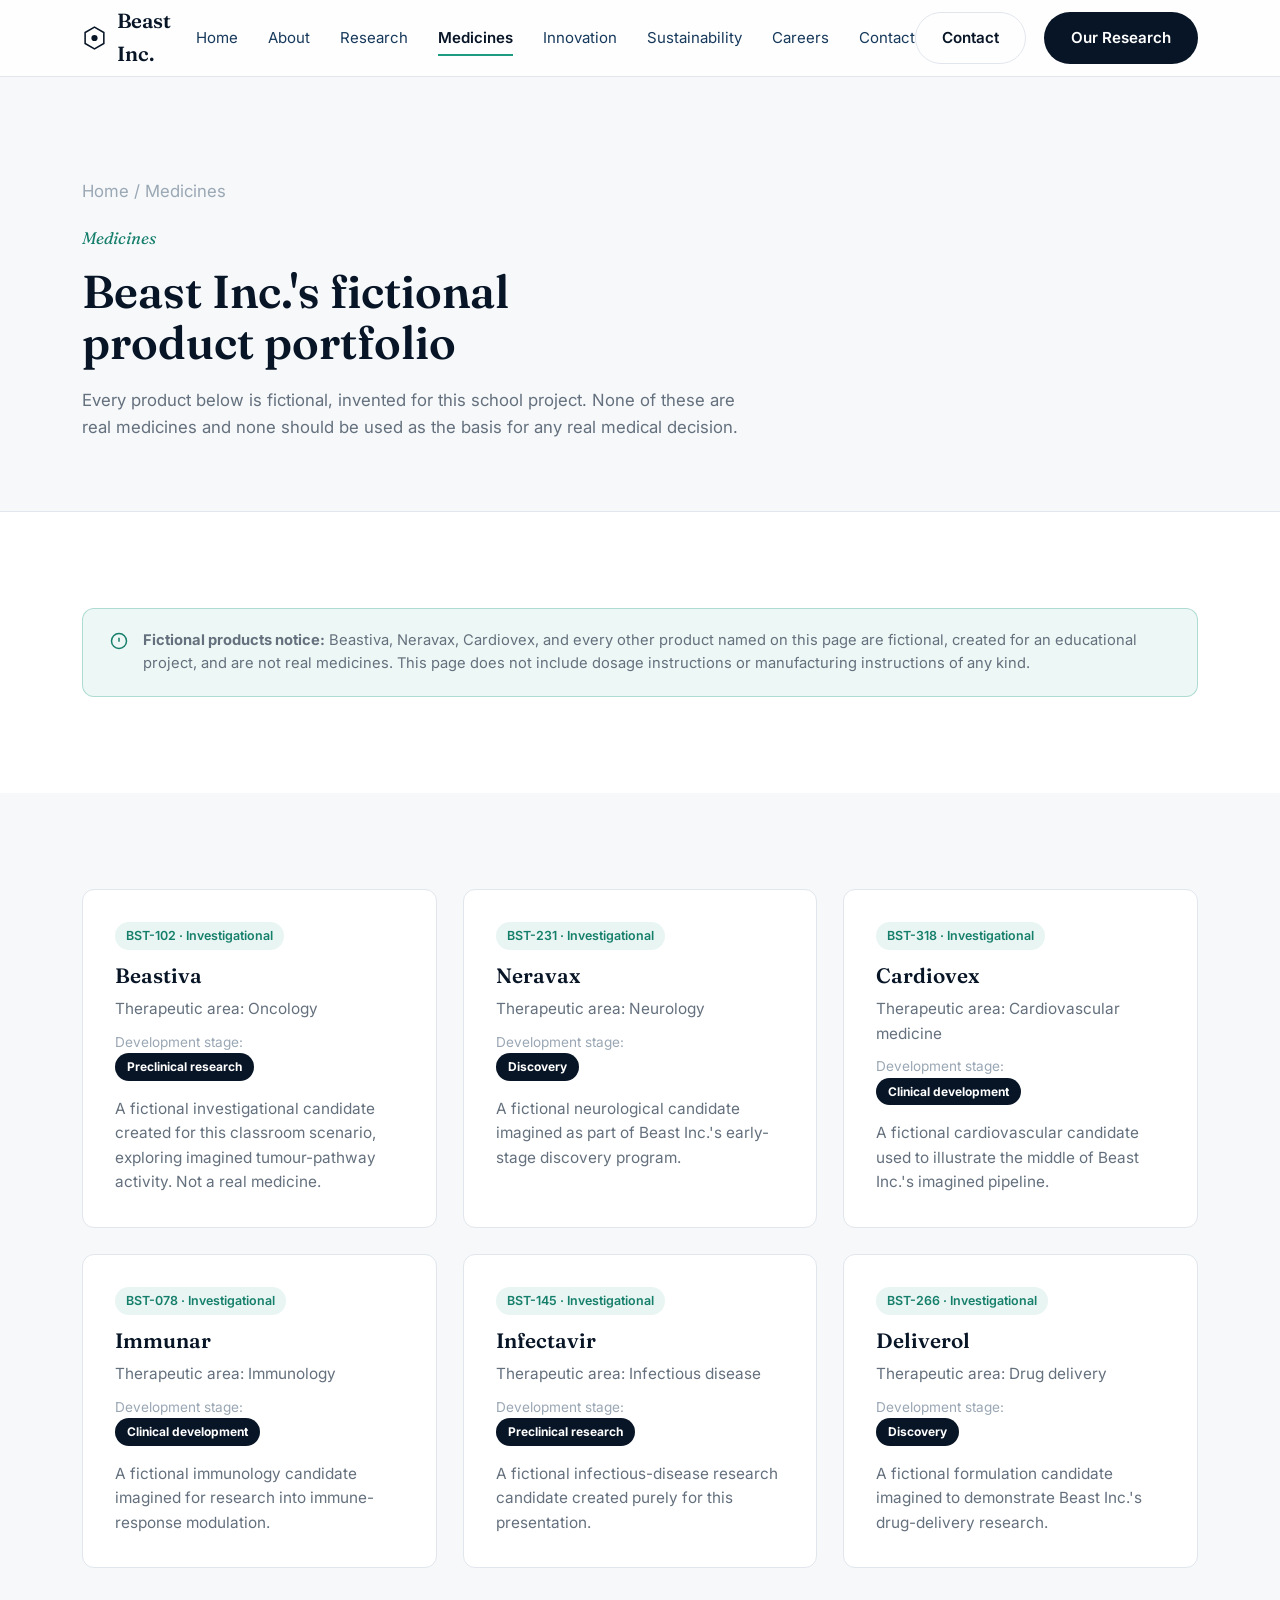
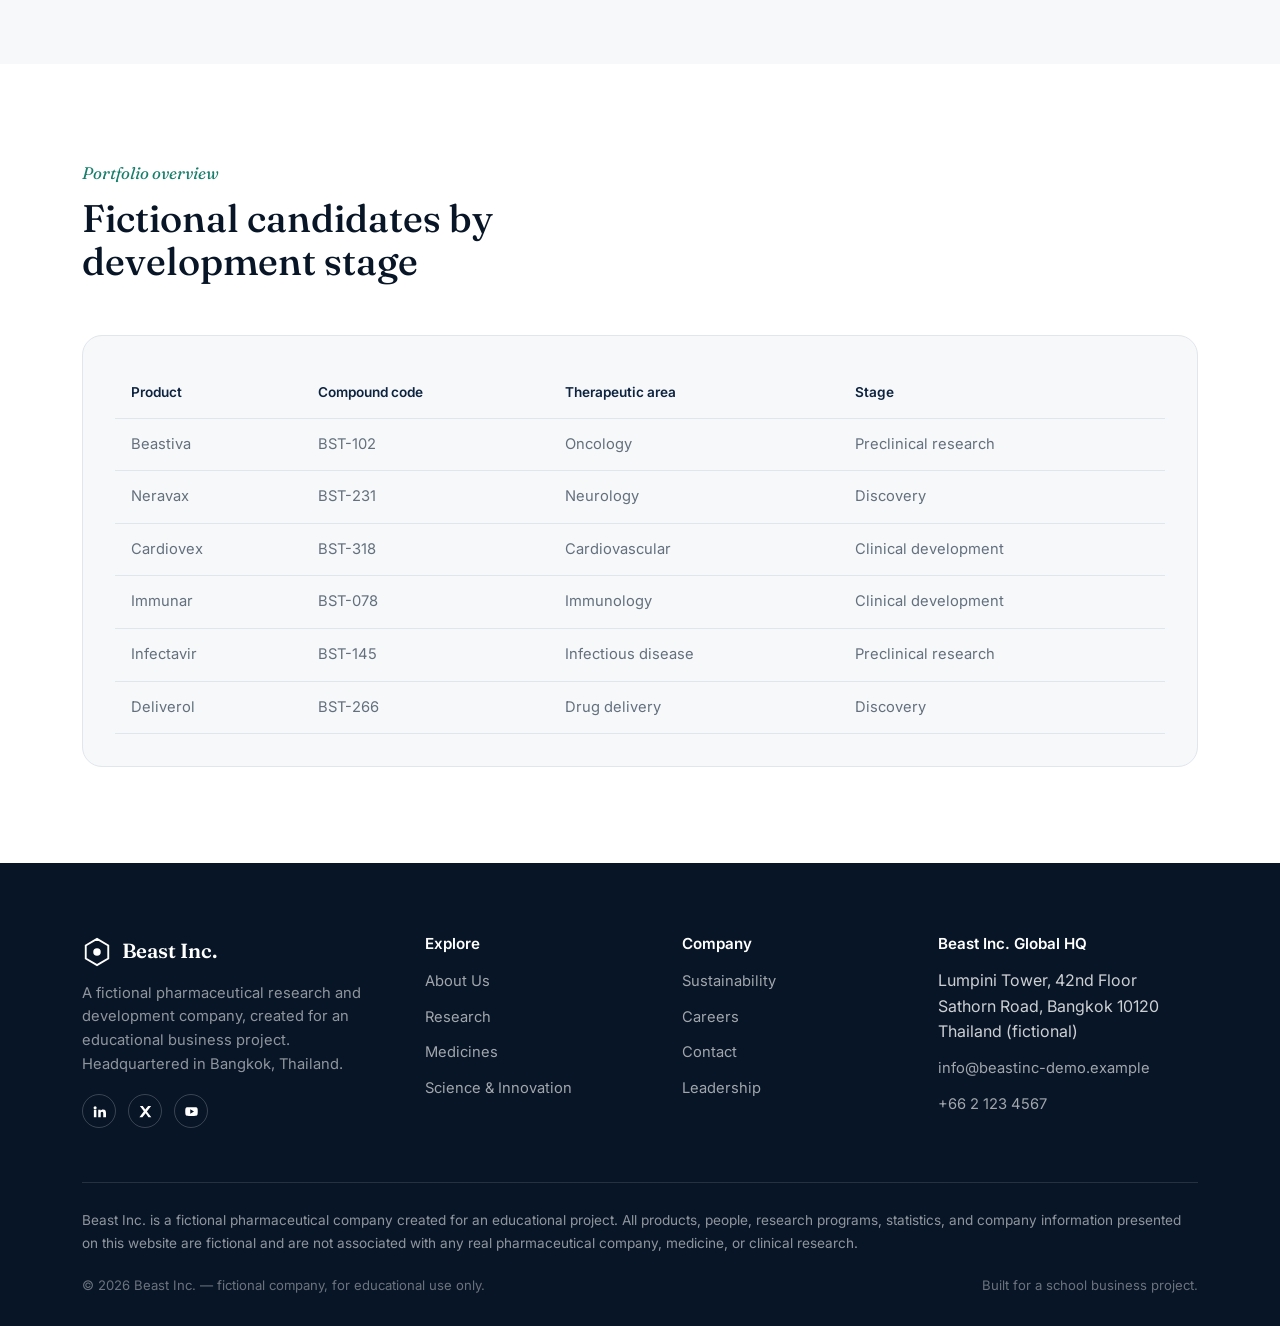
<file: medicines.html>
<!DOCTYPE html>
<html lang="en">
<head>
<meta charset="UTF-8">
<meta name="viewport" content="width=device-width, initial-scale=1.0">
<title>Medicines · Beast Inc.</title>
<meta name="description" content="Beast Inc.'s fictional product portfolio, created for a school project. Not real medicines.">
<meta name="robots" content="noindex">
<link rel="icon" href="data:image/svg+xml,<svg xmlns=%22http://www.w3.org/2000/svg%22 viewBox=%220 0 32 32%22><path d=%22M16 2L28 9V23L16 30L4 23V9L16 2Z%22 fill=%22%230E2340%22/><circle cx=%2216%22 cy=%2216%22 r=%224%22 fill=%22%231E9C82%22/></svg>">
<link rel="preconnect" href="https://fonts.googleapis.com">
<link rel="preconnect" href="https://fonts.gstatic.com" crossorigin>
<link href="https://fonts.googleapis.com/css2?family=Fraunces:ital,wght@0,500;0,600;1,500&family=Inter:wght@400;500;600;700&display=swap" rel="stylesheet">
<link rel="stylesheet" href="style.css">
</head>
<body>

  <header class="site-header">
    <div class="wrap nav">
      <a href="index.html" class="logo">
        <svg viewBox="0 0 32 32" fill="none" xmlns="http://www.w3.org/2000/svg" aria-hidden="true">
      <path d="M16 2L28 9V23L16 30L4 23V9L16 2Z" stroke="currentColor" stroke-width="2"/>
      <circle cx="16" cy="16" r="4" fill="currentColor"/>
    </svg>
        Beast Inc.
      </a>
      <nav class="nav-links" aria-label="Primary">
        <a href="index.html">Home</a><a href="about.html">About</a><a href="research.html">Research</a><a href="medicines.html" class="active">Medicines</a><a href="innovation.html">Innovation</a><a href="sustainability.html">Sustainability</a><a href="careers.html">Careers</a><a href="contact.html">Contact</a>
      </nav>
      <div class="nav-cta">
        <a href="contact.html" class="btn btn-ghost">Contact</a>
        <a href="research.html" class="btn btn-primary">Our Research</a>
        <button class="hamburger" aria-label="Open menu" aria-expanded="false">
          <span></span><span></span><span></span>
        </button>
      </div>
    </div>
  </header>
  <div class="mobile-panel">
    <a href="index.html">Home</a><a href="about.html">About</a><a href="research.html">Research</a><a href="medicines.html" class="active">Medicines</a><a href="innovation.html">Innovation</a><a href="sustainability.html">Sustainability</a><a href="careers.html">Careers</a><a href="contact.html">Contact</a>
    <a href="contact.html" class="btn btn-primary">Contact Us</a>
  </div>

<main>

<section class="page-hero">
  <div class="wrap">
    <p class="breadcrumb"><a href="index.html">Home</a> / Medicines</p>
    <p class="section-label">Medicines</p>
    <h1>Beast Inc.'s fictional product portfolio</h1>
    <p>Every product below is fictional, invented for this school project. None of these are real medicines and none should be used as the basis for any real medical decision.</p>
  </div>
</section>

<section>
  <div class="wrap">
    <div class="notice-box reveal">
      <svg viewBox="0 0 24 24" fill="none" stroke="currentColor" stroke-width="1.8"><circle cx="12" cy="12" r="9"/><path d="M12 8v5M12 16h.01"/></svg>
      <p><strong>Fictional products notice:</strong> Beastiva, Neravax, Cardiovex, and every other product named on this page are fictional, created for an educational project, and are not real medicines. This page does not include dosage instructions or manufacturing instructions of any kind.</p>
    </div>
  </div>
</section>

<section class="section-alt">
  <div class="wrap">
    <div class="grid-3">

      <div class="card reveal">
        <span class="tag">BST-102 · Investigational</span>
        <h3>Beastiva</h3>
        <p style="margin-top:8px;">Therapeutic area: Oncology</p>
        <p style="margin-top:10px; font-size:0.85rem; color: var(--gray-400);">Development stage:</p>
        <span class="stage-pill">Preclinical research</span>
        <p style="margin-top:16px;">A fictional investigational candidate created for this classroom scenario, exploring imagined tumour-pathway activity. Not a real medicine.</p>
      </div>

      <div class="card reveal">
        <span class="tag">BST-231 · Investigational</span>
        <h3>Neravax</h3>
        <p style="margin-top:8px;">Therapeutic area: Neurology</p>
        <p style="margin-top:10px; font-size:0.85rem; color: var(--gray-400);">Development stage:</p>
        <span class="stage-pill">Discovery</span>
        <p style="margin-top:16px;">A fictional neurological candidate imagined as part of Beast Inc.'s early-stage discovery program.</p>
      </div>

      <div class="card reveal">
        <span class="tag">BST-318 · Investigational</span>
        <h3>Cardiovex</h3>
        <p style="margin-top:8px;">Therapeutic area: Cardiovascular medicine</p>
        <p style="margin-top:10px; font-size:0.85rem; color: var(--gray-400);">Development stage:</p>
        <span class="stage-pill">Clinical development</span>
        <p style="margin-top:16px;">A fictional cardiovascular candidate used to illustrate the middle of Beast Inc.'s imagined pipeline.</p>
      </div>

      <div class="card reveal">
        <span class="tag">BST-078 · Investigational</span>
        <h3>Immunar</h3>
        <p style="margin-top:8px;">Therapeutic area: Immunology</p>
        <p style="margin-top:10px; font-size:0.85rem; color: var(--gray-400);">Development stage:</p>
        <span class="stage-pill">Clinical development</span>
        <p style="margin-top:16px;">A fictional immunology candidate imagined for research into immune-response modulation.</p>
      </div>

      <div class="card reveal">
        <span class="tag">BST-145 · Investigational</span>
        <h3>Infectavir</h3>
        <p style="margin-top:8px;">Therapeutic area: Infectious disease</p>
        <p style="margin-top:10px; font-size:0.85rem; color: var(--gray-400);">Development stage:</p>
        <span class="stage-pill">Preclinical research</span>
        <p style="margin-top:16px;">A fictional infectious-disease research candidate created purely for this presentation.</p>
      </div>

      <div class="card reveal">
        <span class="tag">BST-266 · Investigational</span>
        <h3>Deliverol</h3>
        <p style="margin-top:8px;">Therapeutic area: Drug delivery</p>
        <p style="margin-top:10px; font-size:0.85rem; color: var(--gray-400);">Development stage:</p>
        <span class="stage-pill">Discovery</span>
        <p style="margin-top:16px;">A fictional formulation candidate imagined to demonstrate Beast Inc.'s drug-delivery research.</p>
      </div>

    </div>
  </div>
</section>

<section>
  <div class="wrap">
    <div class="section-head reveal">
      <p class="section-label">Portfolio overview</p>
      <h2>Fictional candidates by development stage</h2>
    </div>
    <div class="figure-panel reveal" style="padding:32px;">
      <table class="data-table">
        <thead>
          <tr><th>Product</th><th>Compound code</th><th>Therapeutic area</th><th>Stage</th></tr>
        </thead>
        <tbody>
          <tr><td>Beastiva</td><td>BST-102</td><td>Oncology</td><td>Preclinical research</td></tr>
          <tr><td>Neravax</td><td>BST-231</td><td>Neurology</td><td>Discovery</td></tr>
          <tr><td>Cardiovex</td><td>BST-318</td><td>Cardiovascular</td><td>Clinical development</td></tr>
          <tr><td>Immunar</td><td>BST-078</td><td>Immunology</td><td>Clinical development</td></tr>
          <tr><td>Infectavir</td><td>BST-145</td><td>Infectious disease</td><td>Preclinical research</td></tr>
          <tr><td>Deliverol</td><td>BST-266</td><td>Drug delivery</td><td>Discovery</td></tr>
        </tbody>
      </table>
    </div>
  </div>
</section>

</main>

  <footer class="site-footer">
    <div class="wrap">
      <div class="footer-grid">
        <div>
          <a href="index.html" class="logo">
            <svg viewBox="0 0 32 32" fill="none" xmlns="http://www.w3.org/2000/svg" aria-hidden="true">
      <path d="M16 2L28 9V23L16 30L4 23V9L16 2Z" stroke="currentColor" stroke-width="2"/>
      <circle cx="16" cy="16" r="4" fill="currentColor"/>
    </svg>
            Beast Inc.
          </a>
          <p>A fictional pharmaceutical research and development company, created for an educational business project. Headquartered in Bangkok, Thailand.</p>
          <div class="social-row">
            <a href="#" aria-label="LinkedIn"><svg viewBox="0 0 24 24" fill="currentColor" style="color:#fff"><path d="M4.98 3.5a2.5 2.5 0 11-.02 5 2.5 2.5 0 01.02-5zM3 9h4v12H3V9zm7 0h3.8v1.7h.05c.53-1 1.83-2.05 3.77-2.05 4.03 0 4.78 2.65 4.78 6.1V21H18v-5.6c0-1.34-.02-3.06-1.87-3.06-1.87 0-2.16 1.46-2.16 2.96V21H10V9z"/></svg></a>
            <a href="#" aria-label="X"><svg viewBox="0 0 24 24" fill="currentColor" style="color:#fff"><path d="M3 3h4.6l4 5.6L16.2 3H21l-6.8 8.9L21.3 21h-4.6l-4.4-6.1L7 21H2.2l7.2-9.4L3 3z"/></svg></a>
            <a href="#" aria-label="YouTube"><svg viewBox="0 0 24 24" fill="currentColor" style="color:#fff"><path d="M22 12s0-3.2-.4-4.7a2.9 2.9 0 00-2-2C17.9 5 12 5 12 5s-5.9 0-7.6.3a2.9 2.9 0 00-2 2C2 8.8 2 12 2 12s0 3.2.4 4.7a2.9 2.9 0 002 2C6.1 19 12 19 12 19s5.9 0 7.6-.3a2.9 2.9 0 002-2C22 15.2 22 12 22 12zM10 15.5v-7l6 3.5-6 3.5z"/></svg></a>
          </div>
        </div>
        <div class="footer-col">
          <h4>Explore</h4>
          <ul>
            <li><a href="about.html">About Us</a></li>
            <li><a href="research.html">Research</a></li>
            <li><a href="medicines.html">Medicines</a></li>
            <li><a href="innovation.html">Science &amp; Innovation</a></li>
          </ul>
        </div>
        <div class="footer-col">
          <h4>Company</h4>
          <ul>
            <li><a href="sustainability.html">Sustainability</a></li>
            <li><a href="careers.html">Careers</a></li>
            <li><a href="contact.html">Contact</a></li>
            <li><a href="about.html">Leadership</a></li>
          </ul>
        </div>
        <div class="footer-col">
          <h4>Beast Inc. Global HQ</h4>
          <ul>
            <li>Lumpini Tower, 42nd Floor<br>Sathorn Road, Bangkok 10120<br>Thailand (fictional)</li>
            <li><a href="mailto:info@beastinc-demo.example">info@beastinc-demo.example</a></li>
            <li><a href="tel:+6621234567">+66 2 123 4567</a></li>
          </ul>
        </div>
      </div>
      <div class="disclaimer">
        Beast Inc. is a fictional pharmaceutical company created for an educational project. All products, people, research programs, statistics, and company information presented on this website are fictional and are not associated with any real pharmaceutical company, medicine, or clinical research.
      </div>
      <div class="footer-bottom">
        <span>&copy; 2026 Beast Inc. — fictional company, for educational use only.</span>
        <span>Built for a school business project.</span>
      </div>
    </div>
  </footer>

<script src="script.js"></script>
</body>
</html>
</file>
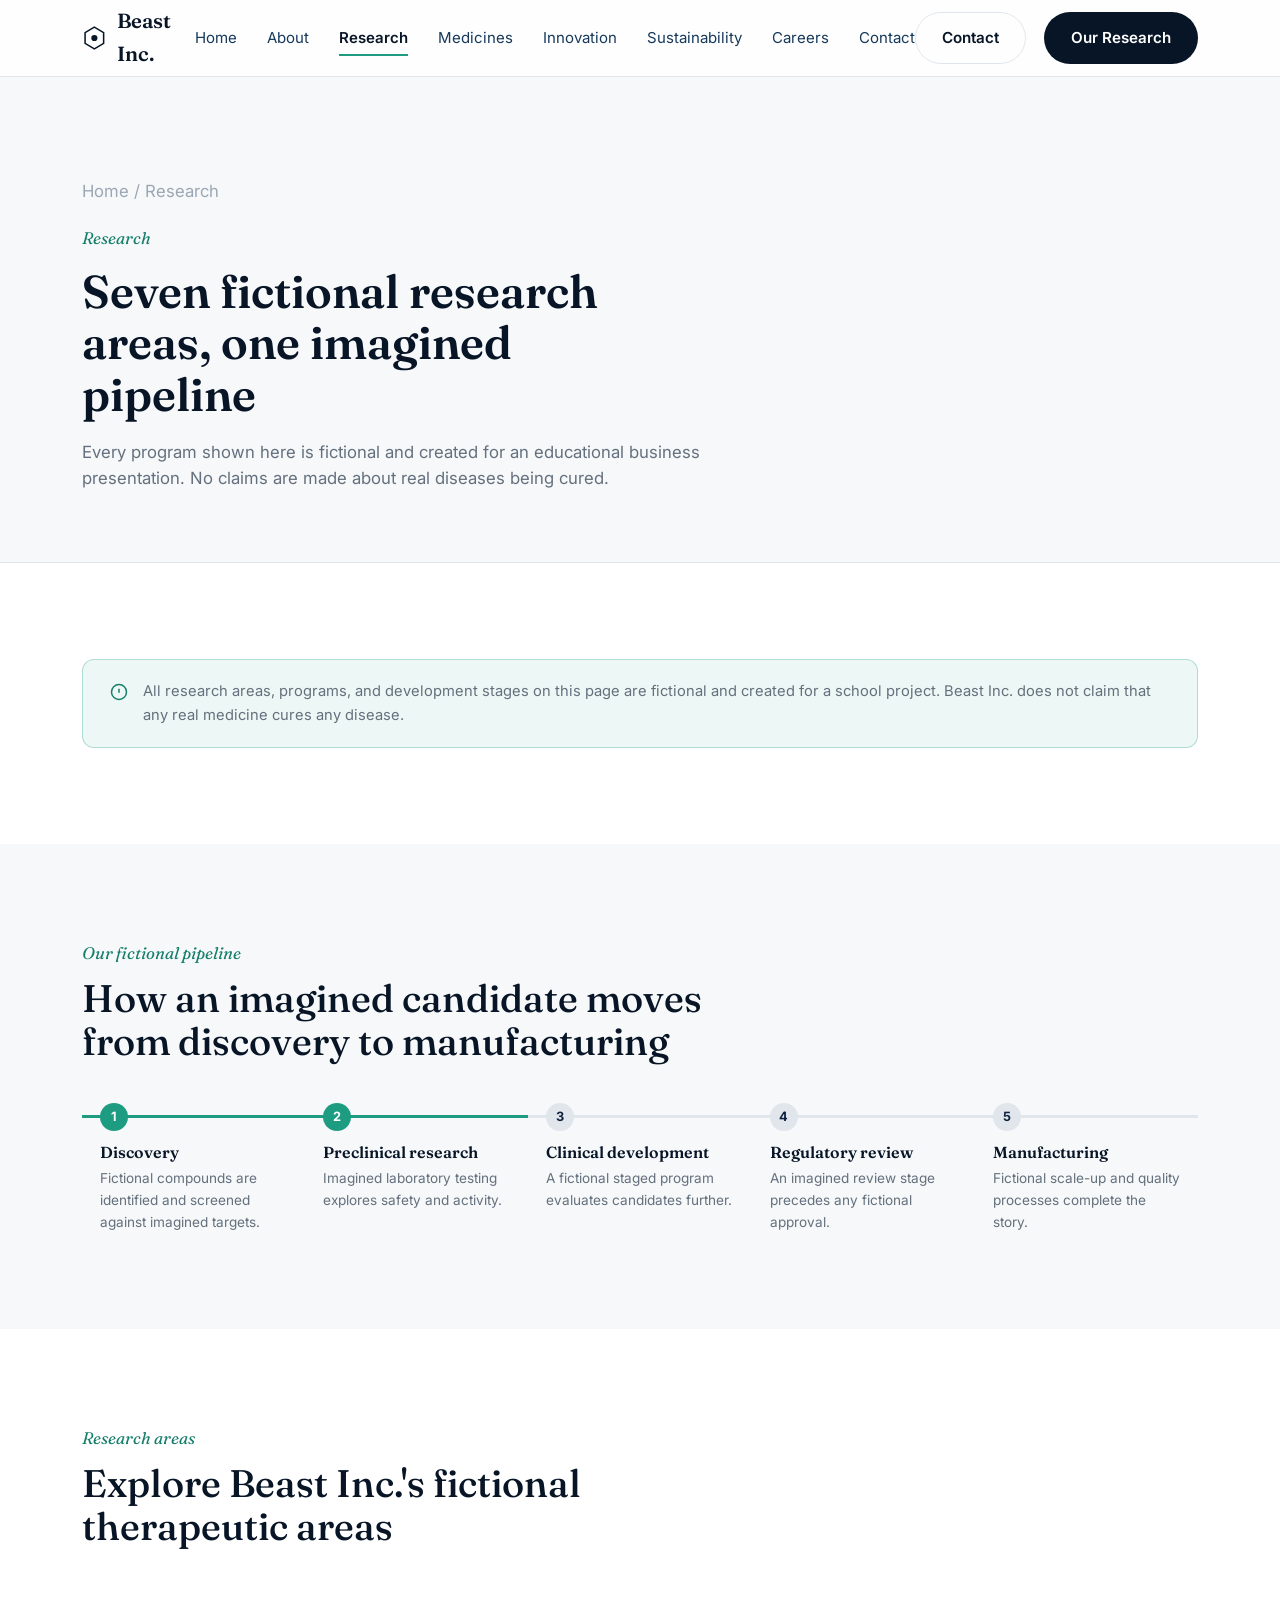
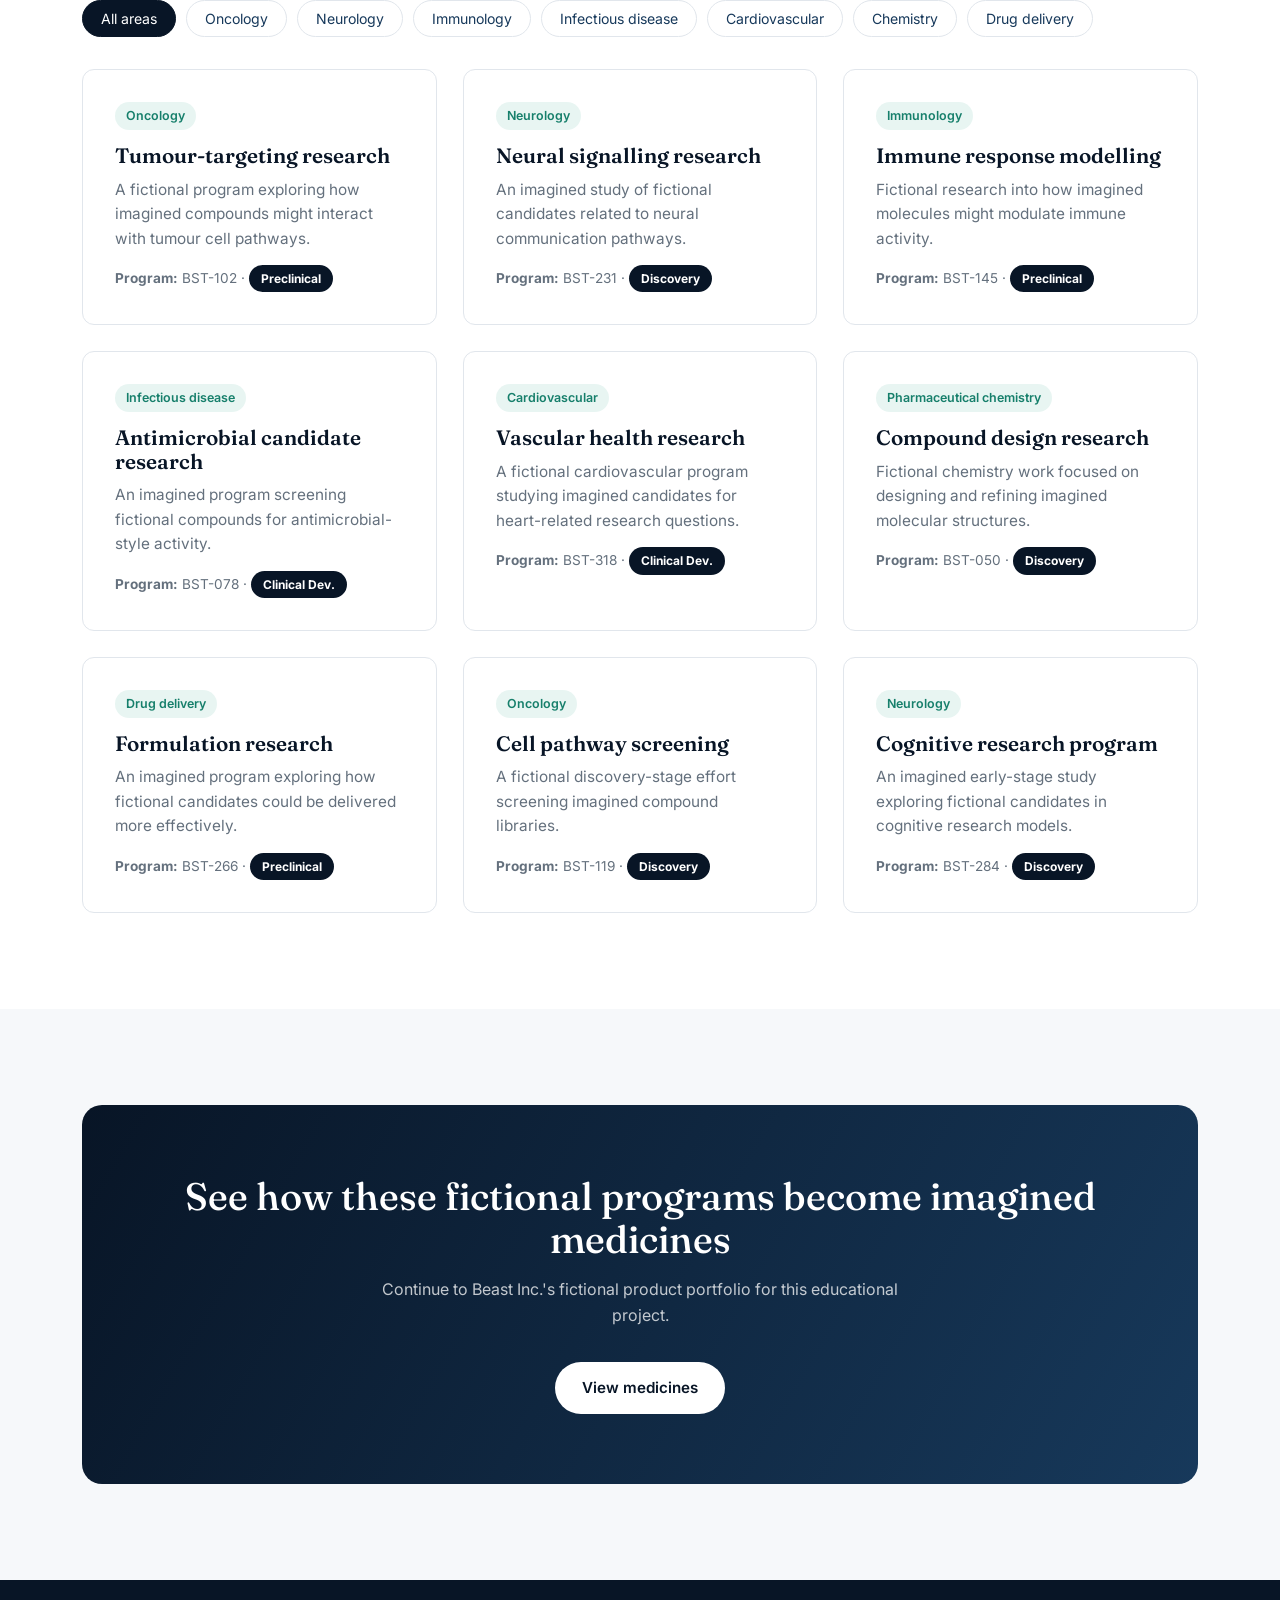
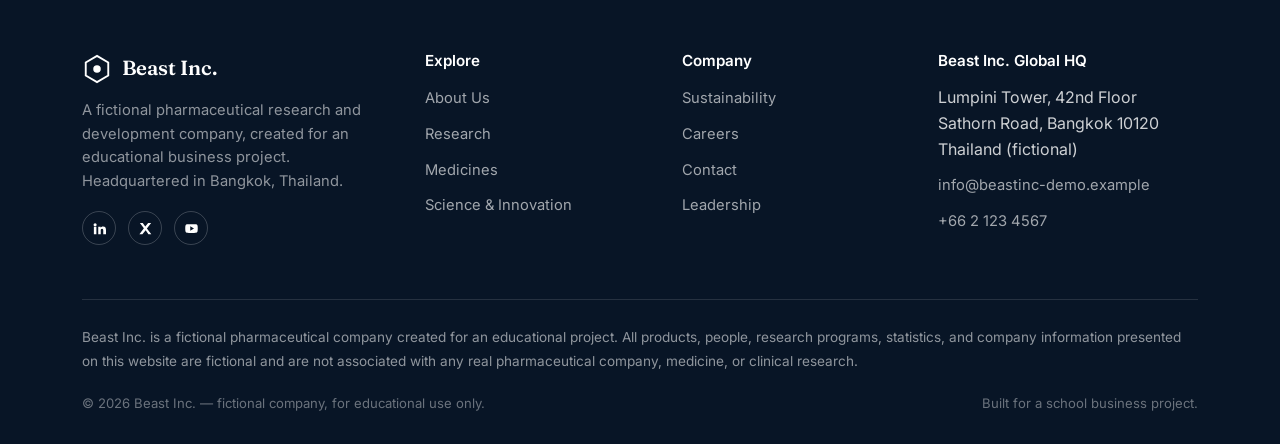
<file: research.html>
<!DOCTYPE html>
<html lang="en">
<head>
<meta charset="UTF-8">
<meta name="viewport" content="width=device-width, initial-scale=1.0">
<title>Research · Beast Inc.</title>
<meta name="description" content="Beast Inc.'s fictional research areas and development pipeline, created for a school project.">
<meta name="robots" content="noindex">
<link rel="icon" href="data:image/svg+xml,<svg xmlns=%22http://www.w3.org/2000/svg%22 viewBox=%220 0 32 32%22><path d=%22M16 2L28 9V23L16 30L4 23V9L16 2Z%22 fill=%22%230E2340%22/><circle cx=%2216%22 cy=%2216%22 r=%224%22 fill=%22%231E9C82%22/></svg>">
<link rel="preconnect" href="https://fonts.googleapis.com">
<link rel="preconnect" href="https://fonts.gstatic.com" crossorigin>
<link href="https://fonts.googleapis.com/css2?family=Fraunces:ital,wght@0,500;0,600;1,500&family=Inter:wght@400;500;600;700&display=swap" rel="stylesheet">
<link rel="stylesheet" href="style.css">
</head>
<body>

  <header class="site-header">
    <div class="wrap nav">
      <a href="index.html" class="logo">
        <svg viewBox="0 0 32 32" fill="none" xmlns="http://www.w3.org/2000/svg" aria-hidden="true">
      <path d="M16 2L28 9V23L16 30L4 23V9L16 2Z" stroke="currentColor" stroke-width="2"/>
      <circle cx="16" cy="16" r="4" fill="currentColor"/>
    </svg>
        Beast Inc.
      </a>
      <nav class="nav-links" aria-label="Primary">
        <a href="index.html">Home</a><a href="about.html">About</a><a href="research.html" class="active">Research</a><a href="medicines.html">Medicines</a><a href="innovation.html">Innovation</a><a href="sustainability.html">Sustainability</a><a href="careers.html">Careers</a><a href="contact.html">Contact</a>
      </nav>
      <div class="nav-cta">
        <a href="contact.html" class="btn btn-ghost">Contact</a>
        <a href="research.html" class="btn btn-primary">Our Research</a>
        <button class="hamburger" aria-label="Open menu" aria-expanded="false">
          <span></span><span></span><span></span>
        </button>
      </div>
    </div>
  </header>
  <div class="mobile-panel">
    <a href="index.html">Home</a><a href="about.html">About</a><a href="research.html" class="active">Research</a><a href="medicines.html">Medicines</a><a href="innovation.html">Innovation</a><a href="sustainability.html">Sustainability</a><a href="careers.html">Careers</a><a href="contact.html">Contact</a>
    <a href="contact.html" class="btn btn-primary">Contact Us</a>
  </div>

<main>

<section class="page-hero">
  <div class="wrap">
    <p class="breadcrumb"><a href="index.html">Home</a> / Research</p>
    <p class="section-label">Research</p>
    <h1>Seven fictional research areas, one imagined pipeline</h1>
    <p>Every program shown here is fictional and created for an educational business presentation. No claims are made about real diseases being cured.</p>
  </div>
</section>

<section>
  <div class="wrap">
    <div class="notice-box reveal">
      <svg viewBox="0 0 24 24" fill="none" stroke="currentColor" stroke-width="1.8"><circle cx="12" cy="12" r="9"/><path d="M12 8v5M12 16h.01"/></svg>
      <p>All research areas, programs, and development stages on this page are fictional and created for a school project. Beast Inc. does not claim that any real medicine cures any disease.</p>
    </div>
  </div>
</section>

<section class="section-alt">
  <div class="wrap">
    <div class="section-head reveal">
      <p class="section-label">Our fictional pipeline</p>
      <h2>How an imagined candidate moves from discovery to manufacturing</h2>
    </div>
    <div class="pipeline reveal">
      <div class="pipeline-stage active"><h4>Discovery</h4><p>Fictional compounds are identified and screened against imagined targets.</p></div>
      <div class="pipeline-stage active"><h4>Preclinical research</h4><p>Imagined laboratory testing explores safety and activity.</p></div>
      <div class="pipeline-stage"><h4>Clinical development</h4><p>A fictional staged program evaluates candidates further.</p></div>
      <div class="pipeline-stage"><h4>Regulatory review</h4><p>An imagined review stage precedes any fictional approval.</p></div>
      <div class="pipeline-stage"><h4>Manufacturing</h4><p>Fictional scale-up and quality processes complete the story.</p></div>
    </div>
  </div>
</section>

<section>
  <div class="wrap">
    <div class="section-head reveal">
      <p class="section-label">Research areas</p>
      <h2>Explore Beast Inc.'s fictional therapeutic areas</h2>
    </div>
    <div class="filter-row research-filter reveal">
      <button class="filter-chip active" data-filter="all">All areas</button>
      <button class="filter-chip" data-filter="oncology">Oncology</button>
      <button class="filter-chip" data-filter="neurology">Neurology</button>
      <button class="filter-chip" data-filter="immunology">Immunology</button>
      <button class="filter-chip" data-filter="infectious">Infectious disease</button>
      <button class="filter-chip" data-filter="cardiovascular">Cardiovascular</button>
      <button class="filter-chip" data-filter="chemistry">Chemistry</button>
      <button class="filter-chip" data-filter="delivery">Drug delivery</button>
    </div>

    <div class="grid-3">
      <div class="card research-card reveal" data-area="oncology">
        <span class="tag">Oncology</span>
        <h3>Tumour-targeting research</h3>
        <p>A fictional program exploring how imagined compounds might interact with tumour cell pathways.</p>
        <p style="margin-top:14px; font-size:0.85rem;"><strong>Program:</strong> BST-102 · <span class="stage-pill">Preclinical</span></p>
      </div>
      <div class="card research-card reveal" data-area="neurology">
        <span class="tag">Neurology</span>
        <h3>Neural signalling research</h3>
        <p>An imagined study of fictional candidates related to neural communication pathways.</p>
        <p style="margin-top:14px; font-size:0.85rem;"><strong>Program:</strong> BST-231 · <span class="stage-pill">Discovery</span></p>
      </div>
      <div class="card research-card reveal" data-area="immunology">
        <span class="tag">Immunology</span>
        <h3>Immune response modelling</h3>
        <p>Fictional research into how imagined molecules might modulate immune activity.</p>
        <p style="margin-top:14px; font-size:0.85rem;"><strong>Program:</strong> BST-145 · <span class="stage-pill">Preclinical</span></p>
      </div>
      <div class="card research-card reveal" data-area="infectious">
        <span class="tag">Infectious disease</span>
        <h3>Antimicrobial candidate research</h3>
        <p>An imagined program screening fictional compounds for antimicrobial-style activity.</p>
        <p style="margin-top:14px; font-size:0.85rem;"><strong>Program:</strong> BST-078 · <span class="stage-pill">Clinical Dev.</span></p>
      </div>
      <div class="card research-card reveal" data-area="cardiovascular">
        <span class="tag">Cardiovascular</span>
        <h3>Vascular health research</h3>
        <p>A fictional cardiovascular program studying imagined candidates for heart-related research questions.</p>
        <p style="margin-top:14px; font-size:0.85rem;"><strong>Program:</strong> BST-318 · <span class="stage-pill">Clinical Dev.</span></p>
      </div>
      <div class="card research-card reveal" data-area="chemistry">
        <span class="tag">Pharmaceutical chemistry</span>
        <h3>Compound design research</h3>
        <p>Fictional chemistry work focused on designing and refining imagined molecular structures.</p>
        <p style="margin-top:14px; font-size:0.85rem;"><strong>Program:</strong> BST-050 · <span class="stage-pill">Discovery</span></p>
      </div>
      <div class="card research-card reveal" data-area="delivery">
        <span class="tag">Drug delivery</span>
        <h3>Formulation research</h3>
        <p>An imagined program exploring how fictional candidates could be delivered more effectively.</p>
        <p style="margin-top:14px; font-size:0.85rem;"><strong>Program:</strong> BST-266 · <span class="stage-pill">Preclinical</span></p>
      </div>
      <div class="card research-card reveal" data-area="oncology">
        <span class="tag">Oncology</span>
        <h3>Cell pathway screening</h3>
        <p>A fictional discovery-stage effort screening imagined compound libraries.</p>
        <p style="margin-top:14px; font-size:0.85rem;"><strong>Program:</strong> BST-119 · <span class="stage-pill">Discovery</span></p>
      </div>
      <div class="card research-card reveal" data-area="neurology">
        <span class="tag">Neurology</span>
        <h3>Cognitive research program</h3>
        <p>An imagined early-stage study exploring fictional candidates in cognitive research models.</p>
        <p style="margin-top:14px; font-size:0.85rem;"><strong>Program:</strong> BST-284 · <span class="stage-pill">Discovery</span></p>
      </div>
    </div>
  </div>
</section>

<section class="section-alt">
  <div class="wrap">
    <div class="cta-band reveal">
      <h2>See how these fictional programs become imagined medicines</h2>
      <p>Continue to Beast Inc.'s fictional product portfolio for this educational project.</p>
      <div class="hero-actions">
        <a href="medicines.html" class="btn btn-light">View medicines</a>
      </div>
    </div>
  </div>
</section>

</main>

  <footer class="site-footer">
    <div class="wrap">
      <div class="footer-grid">
        <div>
          <a href="index.html" class="logo">
            <svg viewBox="0 0 32 32" fill="none" xmlns="http://www.w3.org/2000/svg" aria-hidden="true">
      <path d="M16 2L28 9V23L16 30L4 23V9L16 2Z" stroke="currentColor" stroke-width="2"/>
      <circle cx="16" cy="16" r="4" fill="currentColor"/>
    </svg>
            Beast Inc.
          </a>
          <p>A fictional pharmaceutical research and development company, created for an educational business project. Headquartered in Bangkok, Thailand.</p>
          <div class="social-row">
            <a href="#" aria-label="LinkedIn"><svg viewBox="0 0 24 24" fill="currentColor" style="color:#fff"><path d="M4.98 3.5a2.5 2.5 0 11-.02 5 2.5 2.5 0 01.02-5zM3 9h4v12H3V9zm7 0h3.8v1.7h.05c.53-1 1.83-2.05 3.77-2.05 4.03 0 4.78 2.65 4.78 6.1V21H18v-5.6c0-1.34-.02-3.06-1.87-3.06-1.87 0-2.16 1.46-2.16 2.96V21H10V9z"/></svg></a>
            <a href="#" aria-label="X"><svg viewBox="0 0 24 24" fill="currentColor" style="color:#fff"><path d="M3 3h4.6l4 5.6L16.2 3H21l-6.8 8.9L21.3 21h-4.6l-4.4-6.1L7 21H2.2l7.2-9.4L3 3z"/></svg></a>
            <a href="#" aria-label="YouTube"><svg viewBox="0 0 24 24" fill="currentColor" style="color:#fff"><path d="M22 12s0-3.2-.4-4.7a2.9 2.9 0 00-2-2C17.9 5 12 5 12 5s-5.9 0-7.6.3a2.9 2.9 0 00-2 2C2 8.8 2 12 2 12s0 3.2.4 4.7a2.9 2.9 0 002 2C6.1 19 12 19 12 19s5.9 0 7.6-.3a2.9 2.9 0 002-2C22 15.2 22 12 22 12zM10 15.5v-7l6 3.5-6 3.5z"/></svg></a>
          </div>
        </div>
        <div class="footer-col">
          <h4>Explore</h4>
          <ul>
            <li><a href="about.html">About Us</a></li>
            <li><a href="research.html">Research</a></li>
            <li><a href="medicines.html">Medicines</a></li>
            <li><a href="innovation.html">Science &amp; Innovation</a></li>
          </ul>
        </div>
        <div class="footer-col">
          <h4>Company</h4>
          <ul>
            <li><a href="sustainability.html">Sustainability</a></li>
            <li><a href="careers.html">Careers</a></li>
            <li><a href="contact.html">Contact</a></li>
            <li><a href="about.html">Leadership</a></li>
          </ul>
        </div>
        <div class="footer-col">
          <h4>Beast Inc. Global HQ</h4>
          <ul>
            <li>Lumpini Tower, 42nd Floor<br>Sathorn Road, Bangkok 10120<br>Thailand (fictional)</li>
            <li><a href="mailto:info@beastinc-demo.example">info@beastinc-demo.example</a></li>
            <li><a href="tel:+6621234567">+66 2 123 4567</a></li>
          </ul>
        </div>
      </div>
      <div class="disclaimer">
        Beast Inc. is a fictional pharmaceutical company created for an educational project. All products, people, research programs, statistics, and company information presented on this website are fictional and are not associated with any real pharmaceutical company, medicine, or clinical research.
      </div>
      <div class="footer-bottom">
        <span>&copy; 2026 Beast Inc. — fictional company, for educational use only.</span>
        <span>Built for a school business project.</span>
      </div>
    </div>
  </footer>

<script src="script.js"></script>
</body>
</html>
</file>
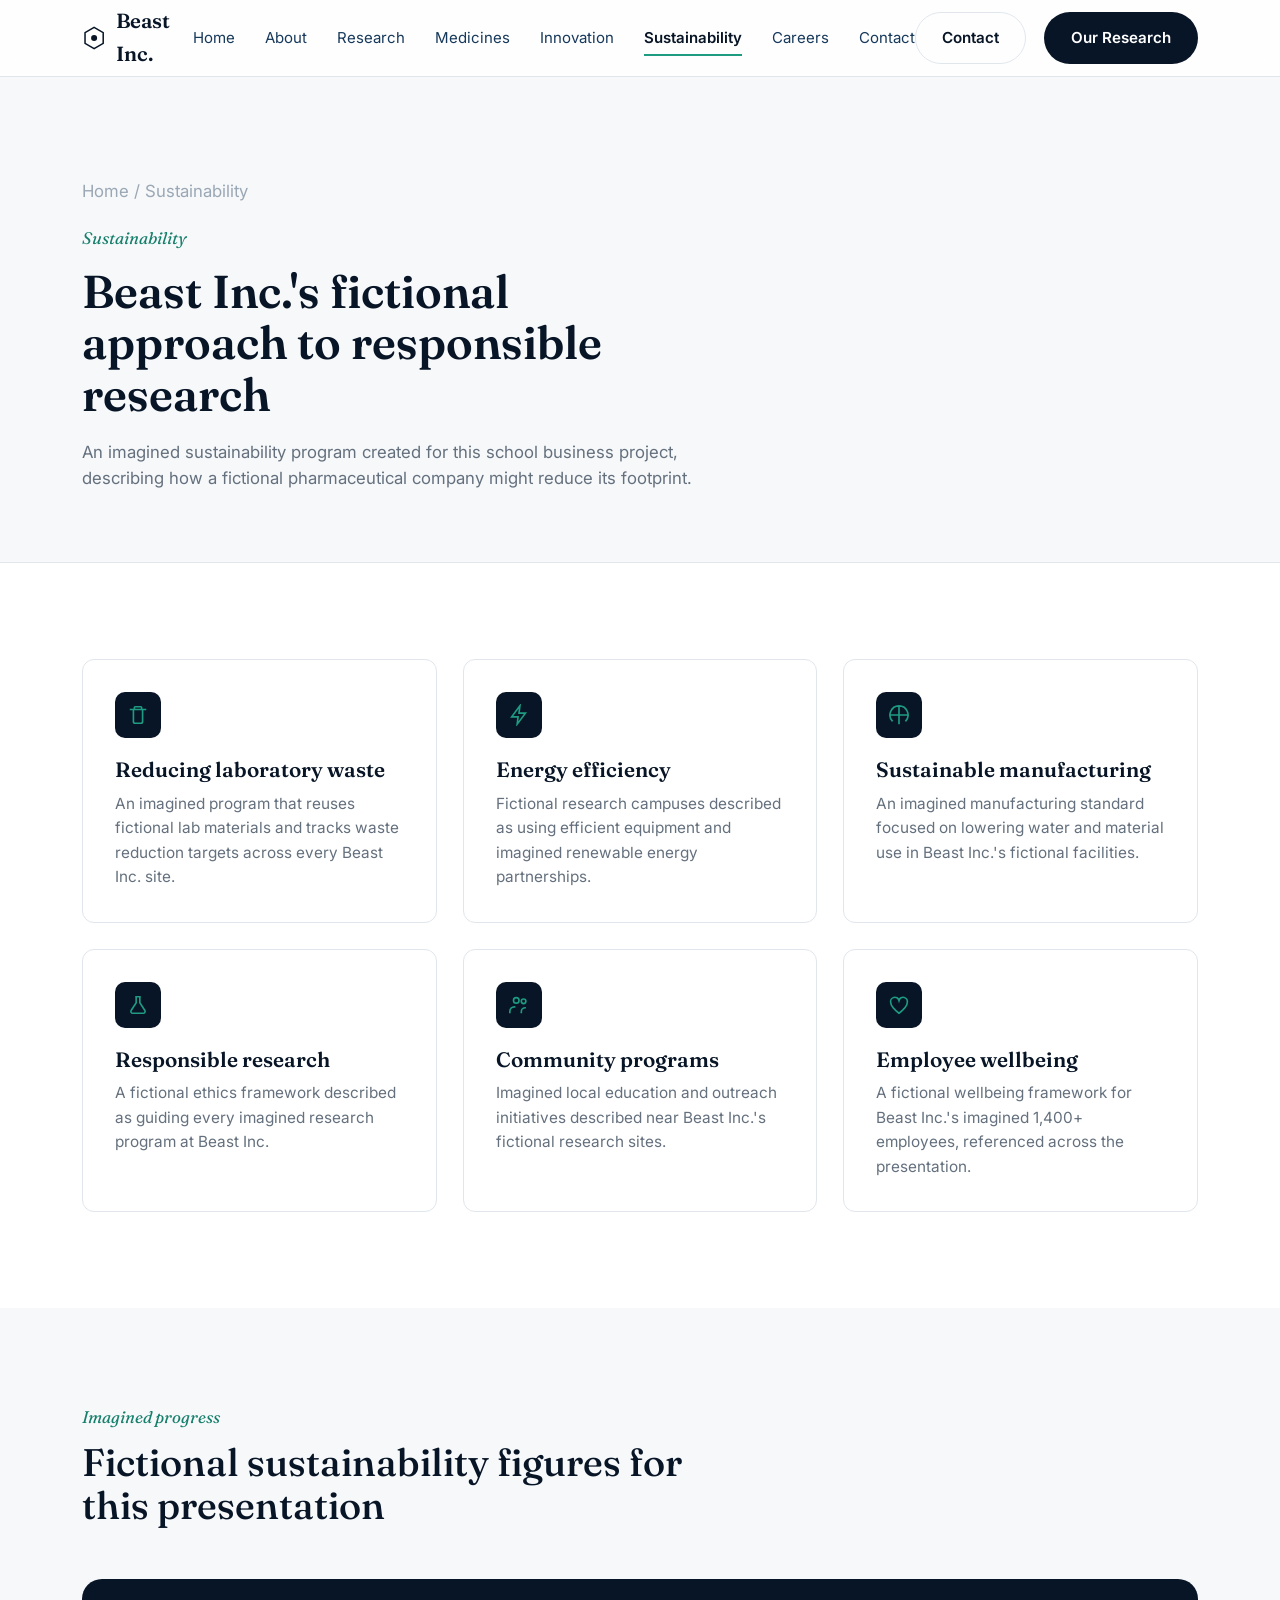
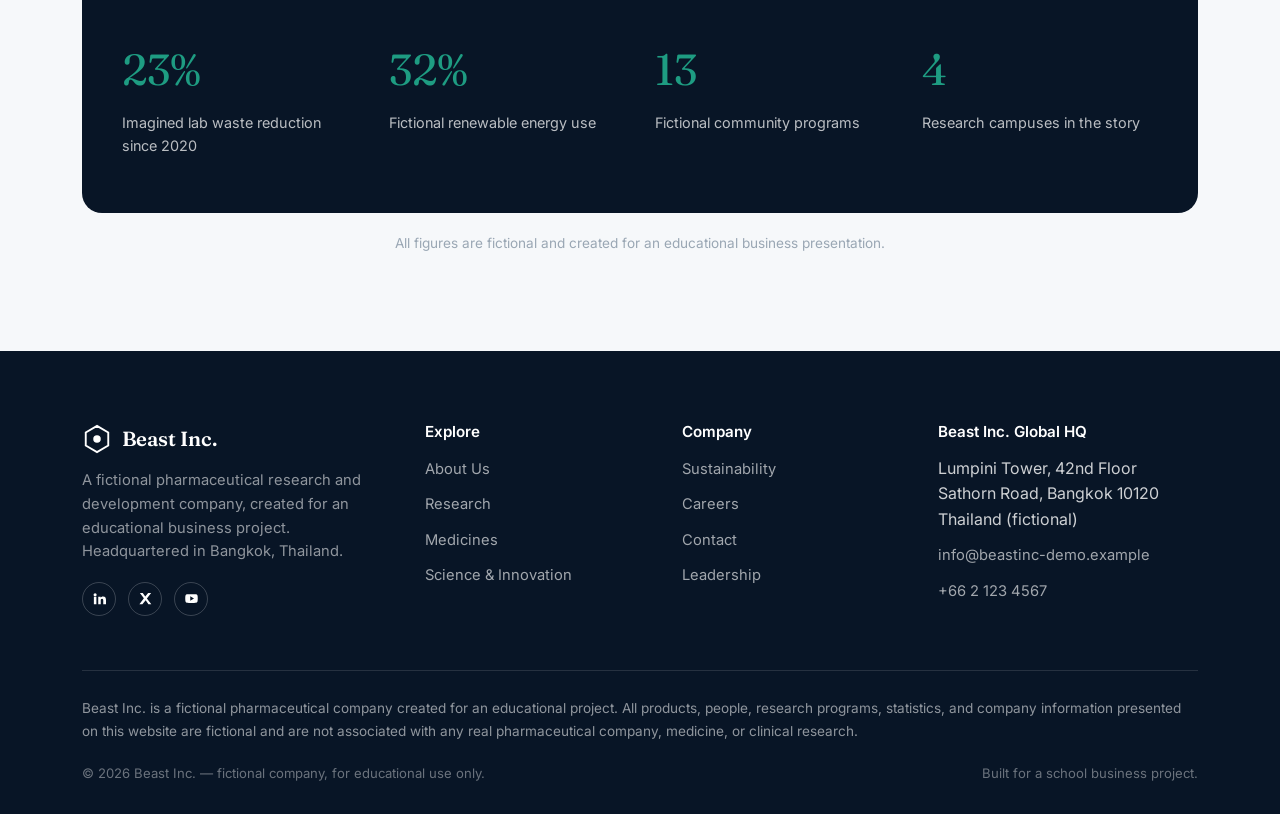
<file: sustainability.html>
<!DOCTYPE html>
<html lang="en">
<head>
<meta charset="UTF-8">
<meta name="viewport" content="width=device-width, initial-scale=1.0">
<title>Sustainability · Beast Inc.</title>
<meta name="description" content="Beast Inc.'s fictional sustainability programs, created for a school project.">
<meta name="robots" content="noindex">
<link rel="icon" href="data:image/svg+xml,<svg xmlns=%22http://www.w3.org/2000/svg%22 viewBox=%220 0 32 32%22><path d=%22M16 2L28 9V23L16 30L4 23V9L16 2Z%22 fill=%22%230E2340%22/><circle cx=%2216%22 cy=%2216%22 r=%224%22 fill=%22%231E9C82%22/></svg>">
<link rel="preconnect" href="https://fonts.googleapis.com">
<link rel="preconnect" href="https://fonts.gstatic.com" crossorigin>
<link href="https://fonts.googleapis.com/css2?family=Fraunces:ital,wght@0,500;0,600;1,500&family=Inter:wght@400;500;600;700&display=swap" rel="stylesheet">
<link rel="stylesheet" href="style.css">
</head>
<body>

  <header class="site-header">
    <div class="wrap nav">
      <a href="index.html" class="logo">
        <svg viewBox="0 0 32 32" fill="none" xmlns="http://www.w3.org/2000/svg" aria-hidden="true">
      <path d="M16 2L28 9V23L16 30L4 23V9L16 2Z" stroke="currentColor" stroke-width="2"/>
      <circle cx="16" cy="16" r="4" fill="currentColor"/>
    </svg>
        Beast Inc.
      </a>
      <nav class="nav-links" aria-label="Primary">
        <a href="index.html">Home</a><a href="about.html">About</a><a href="research.html">Research</a><a href="medicines.html">Medicines</a><a href="innovation.html">Innovation</a><a href="sustainability.html" class="active">Sustainability</a><a href="careers.html">Careers</a><a href="contact.html">Contact</a>
      </nav>
      <div class="nav-cta">
        <a href="contact.html" class="btn btn-ghost">Contact</a>
        <a href="research.html" class="btn btn-primary">Our Research</a>
        <button class="hamburger" aria-label="Open menu" aria-expanded="false">
          <span></span><span></span><span></span>
        </button>
      </div>
    </div>
  </header>
  <div class="mobile-panel">
    <a href="index.html">Home</a><a href="about.html">About</a><a href="research.html">Research</a><a href="medicines.html">Medicines</a><a href="innovation.html">Innovation</a><a href="sustainability.html" class="active">Sustainability</a><a href="careers.html">Careers</a><a href="contact.html">Contact</a>
    <a href="contact.html" class="btn btn-primary">Contact Us</a>
  </div>

<main>

<section class="page-hero">
  <div class="wrap">
    <p class="breadcrumb"><a href="index.html">Home</a> / Sustainability</p>
    <p class="section-label">Sustainability</p>
    <h1>Beast Inc.'s fictional approach to responsible research</h1>
    <p>An imagined sustainability program created for this school business project, describing how a fictional pharmaceutical company might reduce its footprint.</p>
  </div>
</section>

<section>
  <div class="wrap">
    <div class="grid-3">
      <div class="card reveal">
        <div class="icon"><svg viewBox="0 0 24 24" fill="none" stroke="currentColor" stroke-width="1.8"><path d="M3 6h18M8 6V4a1 1 0 011-1h6a1 1 0 011 1v2m-9 0v13a2 2 0 002 2h6a2 2 0 002-2V6"/></svg></div>
        <h3>Reducing laboratory waste</h3>
        <p>An imagined program that reuses fictional lab materials and tracks waste reduction targets across every Beast Inc. site.</p>
      </div>
      <div class="card reveal">
        <div class="icon"><svg viewBox="0 0 24 24" fill="none" stroke="currentColor" stroke-width="1.8"><path d="M13 2L4 14h7l-1 8 9-12h-7l1-8z"/></svg></div>
        <h3>Energy efficiency</h3>
        <p>Fictional research campuses described as using efficient equipment and imagined renewable energy partnerships.</p>
      </div>
      <div class="card reveal">
        <div class="icon"><svg viewBox="0 0 24 24" fill="none" stroke="currentColor" stroke-width="1.8"><path d="M12 2a10 10 0 00-7 17M12 2a10 10 0 017 17M12 2v20M2 12h20"/></svg></div>
        <h3>Sustainable manufacturing</h3>
        <p>An imagined manufacturing standard focused on lowering water and material use in Beast Inc.'s fictional facilities.</p>
      </div>
      <div class="card reveal">
        <div class="icon"><svg viewBox="0 0 24 24" fill="none" stroke="currentColor" stroke-width="1.8"><path d="M9 3h6M10 3v6.5L4.5 18a2 2 0 001.7 3h11.6a2 2 0 001.7-3L14 9.5V3"/></svg></div>
        <h3>Responsible research</h3>
        <p>A fictional ethics framework described as guiding every imagined research program at Beast Inc.</p>
      </div>
      <div class="card reveal">
        <div class="icon"><svg viewBox="0 0 24 24" fill="none" stroke="currentColor" stroke-width="1.8"><circle cx="9" cy="7" r="3"/><path d="M2 21v-2a5 5 0 015-5h1"/><circle cx="17" cy="8" r="2.5"/><path d="M14.5 21v-1.5A4.5 4.5 0 0119 15h.5"/></svg></div>
        <h3>Community programs</h3>
        <p>Imagined local education and outreach initiatives described near Beast Inc.'s fictional research sites.</p>
      </div>
      <div class="card reveal">
        <div class="icon"><svg viewBox="0 0 24 24" fill="none" stroke="currentColor" stroke-width="1.8"><path d="M12 21C7 17 3 13.5 3 9.5A4.5 4.5 0 0112 7a4.5 4.5 0 019 2.5c0 4-4 7.5-9 11.5z"/></svg></div>
        <h3>Employee wellbeing</h3>
        <p>A fictional wellbeing framework for Beast Inc.'s imagined 1,400+ employees, referenced across the presentation.</p>
      </div>
    </div>
  </div>
</section>

<section class="section-alt">
  <div class="wrap">
    <div class="section-head reveal">
      <p class="section-label">Imagined progress</p>
      <h2>Fictional sustainability figures for this presentation</h2>
    </div>
    <div class="stats-band reveal">
      <div class="stat"><div class="num" data-count="32" data-suffix="%">0</div><div class="label">Imagined lab waste reduction since 2020</div></div>
      <div class="stat"><div class="num" data-count="45" data-suffix="%">0</div><div class="label">Fictional renewable energy use</div></div>
      <div class="stat"><div class="num" data-count="18">0</div><div class="label">Fictional community programs</div></div>
      <div class="stat"><div class="num" data-count="6">0</div><div class="label">Research campuses in the story</div></div>
    </div>
    <p style="text-align:center; margin-top:20px; font-size:0.85rem; color: var(--gray-400);">All figures are fictional and created for an educational business presentation.</p>
  </div>
</section>

</main>

  <footer class="site-footer">
    <div class="wrap">
      <div class="footer-grid">
        <div>
          <a href="index.html" class="logo">
            <svg viewBox="0 0 32 32" fill="none" xmlns="http://www.w3.org/2000/svg" aria-hidden="true">
      <path d="M16 2L28 9V23L16 30L4 23V9L16 2Z" stroke="currentColor" stroke-width="2"/>
      <circle cx="16" cy="16" r="4" fill="currentColor"/>
    </svg>
            Beast Inc.
          </a>
          <p>A fictional pharmaceutical research and development company, created for an educational business project. Headquartered in Bangkok, Thailand.</p>
          <div class="social-row">
            <a href="#" aria-label="LinkedIn"><svg viewBox="0 0 24 24" fill="currentColor" style="color:#fff"><path d="M4.98 3.5a2.5 2.5 0 11-.02 5 2.5 2.5 0 01.02-5zM3 9h4v12H3V9zm7 0h3.8v1.7h.05c.53-1 1.83-2.05 3.77-2.05 4.03 0 4.78 2.65 4.78 6.1V21H18v-5.6c0-1.34-.02-3.06-1.87-3.06-1.87 0-2.16 1.46-2.16 2.96V21H10V9z"/></svg></a>
            <a href="#" aria-label="X"><svg viewBox="0 0 24 24" fill="currentColor" style="color:#fff"><path d="M3 3h4.6l4 5.6L16.2 3H21l-6.8 8.9L21.3 21h-4.6l-4.4-6.1L7 21H2.2l7.2-9.4L3 3z"/></svg></a>
            <a href="#" aria-label="YouTube"><svg viewBox="0 0 24 24" fill="currentColor" style="color:#fff"><path d="M22 12s0-3.2-.4-4.7a2.9 2.9 0 00-2-2C17.9 5 12 5 12 5s-5.9 0-7.6.3a2.9 2.9 0 00-2 2C2 8.8 2 12 2 12s0 3.2.4 4.7a2.9 2.9 0 002 2C6.1 19 12 19 12 19s5.9 0 7.6-.3a2.9 2.9 0 002-2C22 15.2 22 12 22 12zM10 15.5v-7l6 3.5-6 3.5z"/></svg></a>
          </div>
        </div>
        <div class="footer-col">
          <h4>Explore</h4>
          <ul>
            <li><a href="about.html">About Us</a></li>
            <li><a href="research.html">Research</a></li>
            <li><a href="medicines.html">Medicines</a></li>
            <li><a href="innovation.html">Science &amp; Innovation</a></li>
          </ul>
        </div>
        <div class="footer-col">
          <h4>Company</h4>
          <ul>
            <li><a href="sustainability.html">Sustainability</a></li>
            <li><a href="careers.html">Careers</a></li>
            <li><a href="contact.html">Contact</a></li>
            <li><a href="about.html">Leadership</a></li>
          </ul>
        </div>
        <div class="footer-col">
          <h4>Beast Inc. Global HQ</h4>
          <ul>
            <li>Lumpini Tower, 42nd Floor<br>Sathorn Road, Bangkok 10120<br>Thailand (fictional)</li>
            <li><a href="mailto:info@beastinc-demo.example">info@beastinc-demo.example</a></li>
            <li><a href="tel:+6621234567">+66 2 123 4567</a></li>
          </ul>
        </div>
      </div>
      <div class="disclaimer">
        Beast Inc. is a fictional pharmaceutical company created for an educational project. All products, people, research programs, statistics, and company information presented on this website are fictional and are not associated with any real pharmaceutical company, medicine, or clinical research.
      </div>
      <div class="footer-bottom">
        <span>&copy; 2026 Beast Inc. — fictional company, for educational use only.</span>
        <span>Built for a school business project.</span>
      </div>
    </div>
  </footer>

<script src="script.js"></script>
</body>
</html>
</file>
<file: style.css>
/* =========================================================
   Beast Inc. — Design System
   Serif display (Fraunces) for editorial/scientific weight,
   Inter for body & UI. Navy/white per brief, teal as the
   single "bio" accent used sparingly.
   ========================================================= */

:root {
  --navy-950: #081526;
  --navy-900: #0E2340;
  --navy-800: #17395B;
  --navy-700: #21507F;
  --blue-500: #3E76AC;
  --teal-500: #1E9C82;
  --teal-600: #167F6B;
  --white: #FFFFFF;
  --gray-50: #F6F8FA;
  --gray-100: #EEF1F5;
  --gray-200: #E1E6EC;
  --gray-400: #9AA7B4;
  --gray-500: #64707D;
  --ink: #101826;

  --serif: "Fraunces", "Iowan Old Style", Georgia, serif;
  --sans: "Inter", -apple-system, BlinkMacSystemFont, "Segoe UI", sans-serif;

  --container: 1180px;
  --radius-sm: 6px;
  --radius-md: 12px;
  --radius-lg: 20px;

  --ease: cubic-bezier(0.22, 1, 0.36, 1);
}

* { box-sizing: border-box; }
html { scroll-behavior: smooth; }

@media (prefers-reduced-motion: reduce) {
  html { scroll-behavior: auto; }
  * { animation-duration: 0.001ms !important; animation-iteration-count: 1 !important; transition-duration: 0.001ms !important; }
}

body {
  margin: 0;
  font-family: var(--sans);
  color: var(--ink);
  background: var(--white);
  line-height: 1.6;
  -webkit-font-smoothing: antialiased;
}

img { max-width: 100%; display: block; }
a { color: inherit; text-decoration: none; }
button { font-family: inherit; cursor: pointer; }
ul { list-style: none; margin: 0; padding: 0; }

.wrap {
  max-width: var(--container);
  margin: 0 auto;
  padding: 0 32px;
}

h1, h2, h3, h4 {
  font-family: var(--serif);
  font-weight: 600;
  color: var(--navy-950);
  line-height: 1.12;
  margin: 0;
}

h2 { font-size: clamp(1.9rem, 3vw, 2.6rem); font-weight: 500; }
h3 { font-size: 1.3rem; font-weight: 600; }

p { margin: 0; color: var(--gray-500); }

.section-label {
  font-family: var(--serif);
  font-style: italic;
  font-size: 1.05rem;
  color: var(--teal-600);
  margin: 0 0 10px;
}

:focus-visible {
  outline: 2px solid var(--teal-500);
  outline-offset: 3px;
}

/* ---------- buttons ---------- */
.btn {
  display: inline-flex;
  align-items: center;
  gap: 8px;
  padding: 13px 26px;
  border-radius: 999px;
  font-size: 0.95rem;
  font-weight: 600;
  border: 1px solid transparent;
  transition: transform 0.25s var(--ease), background 0.25s var(--ease), border-color 0.25s var(--ease), color 0.25s var(--ease);
  white-space: nowrap;
}
.btn-primary { background: var(--navy-950); color: var(--white); }
.btn-primary:hover { background: var(--teal-600); transform: translateY(-2px); }
.btn-ghost { background: transparent; color: var(--navy-950); border-color: var(--gray-200); }
.btn-ghost:hover { border-color: var(--navy-950); transform: translateY(-2px); }
.btn-light { background: var(--white); color: var(--navy-950); }
.btn-light:hover { background: var(--teal-500); color: var(--white); transform: translateY(-2px); }

/* ---------- nav ---------- */
.site-header {
  position: fixed;
  top: 0; left: 0; right: 0;
  z-index: 100;
  background: rgba(255,255,255,0.86);
  backdrop-filter: blur(10px);
  border-bottom: 1px solid var(--gray-200);
}
.nav {
  display: flex;
  align-items: center;
  justify-content: space-between;
  height: 76px;
}
.logo {
  display: flex;
  align-items: center;
  gap: 10px;
  font-family: var(--serif);
  font-weight: 600;
  font-size: 1.28rem;
  color: var(--navy-950);
}
.logo svg { height: 30px; width: 30px; }
.nav-links {
  display: flex;
  align-items: center;
  gap: 30px;
}
.nav-links a {
  font-size: 0.94rem;
  color: var(--navy-800);
  position: relative;
  padding: 6px 0;
}
.nav-links a::after {
  content: "";
  position: absolute;
  left: 0; right: 100%;
  bottom: 0;
  height: 2px;
  background: var(--teal-500);
  transition: right 0.25s var(--ease);
}
.nav-links a:hover::after, .nav-links a.active::after { right: 0; }
.nav-links a.active { color: var(--navy-950); font-weight: 600; }
.nav-cta { display: flex; align-items: center; gap: 18px; }
.hamburger {
  display: none;
  flex-direction: column;
  gap: 5px;
  background: none;
  border: none;
  padding: 8px;
}
.hamburger span { width: 24px; height: 2px; background: var(--navy-950); transition: transform 0.25s var(--ease), opacity 0.25s var(--ease); }
.mobile-panel {
  display: none;
  position: fixed;
  top: 76px; left: 0; right: 0; bottom: 0;
  background: var(--white);
  z-index: 99;
  padding: 20px 32px 40px;
  overflow-y: auto;
}
.mobile-panel.open { display: block; }
.mobile-panel a {
  display: block;
  padding: 16px 0;
  font-size: 1.15rem;
  border-bottom: 1px solid var(--gray-200);
  color: var(--navy-900);
}
.mobile-panel .btn { margin-top: 24px; width: 100%; justify-content: center; }

@media (max-width: 920px) {
  .nav-links, .nav-cta .btn-ghost { display: none; }
  .hamburger { display: flex; }
}

/* ---------- hero ---------- */
.hero {
  position: relative;
  padding: 168px 0 100px;
  overflow: hidden;
  background: var(--white);
}
.hero-bg {
  position: absolute;
  inset: 0;
  z-index: -1;
  background:
    radial-gradient(680px 420px at 88% -6%, rgba(30,156,130,0.14), transparent 60%),
    radial-gradient(900px 520px at -8% 12%, rgba(14,35,64,0.07), transparent 60%);
  animation: drift 22s ease-in-out infinite alternate;
}
@keyframes drift {
  from { transform: translate(0,0) scale(1); }
  to { transform: translate(-14px, 10px) scale(1.03); }
}
.hero-grid {
  display: grid;
  grid-template-columns: 1.05fr 0.85fr;
  gap: 60px;
  align-items: center;
}
.hero h1 {
  font-size: clamp(2.5rem, 4.6vw, 3.9rem);
  letter-spacing: -0.01em;
}
.hero .lede {
  margin-top: 22px;
  font-size: 1.15rem;
  max-width: 46ch;
  color: var(--gray-500);
}
.hero-actions { display: flex; gap: 14px; margin-top: 34px; flex-wrap: wrap; }
.hero-visual {
  aspect-ratio: 4/5;
  border-radius: var(--radius-lg);
  background: linear-gradient(155deg, var(--navy-950), var(--navy-800) 55%, var(--teal-600));
  position: relative;
  overflow: hidden;
}
.hero-visual svg { position: absolute; inset: 0; width: 100%; height: 100%; }

@media (max-width: 920px) {
  .hero-grid { grid-template-columns: 1fr; }
  .hero-visual { aspect-ratio: 16/10; order: -1; }
  .hero { padding: 140px 0 70px; }
}

/* ---------- generic sections ---------- */
section { padding: 96px 0; }
.section-alt { background: var(--gray-50); }
.section-head {
  max-width: 640px;
  margin-bottom: 52px;
}
.section-head.center { margin-left: auto; margin-right: auto; text-align: center; }

/* reveal-on-scroll (single orchestrated pattern, not per-card) */
.reveal { opacity: 0; transform: translateY(18px); transition: opacity 0.7s var(--ease), transform 0.7s var(--ease); }
.reveal.in { opacity: 1; transform: translateY(0); }

/* ---------- cards ---------- */
.grid-3 { display: grid; grid-template-columns: repeat(3, 1fr); gap: 26px; }
.grid-2 { display: grid; grid-template-columns: repeat(2, 1fr); gap: 26px; }
.grid-4 { display: grid; grid-template-columns: repeat(4, 1fr); gap: 22px; }

.card {
  background: var(--white);
  border: 1px solid var(--gray-200);
  border-radius: var(--radius-md);
  padding: 32px;
  transition: border-color 0.25s var(--ease), box-shadow 0.25s var(--ease);
}
.card:hover { border-color: var(--navy-800); box-shadow: 0 18px 40px -24px rgba(14,35,64,0.35); }
.card .icon {
  width: 46px; height: 46px;
  border-radius: 10px;
  background: var(--navy-950);
  color: var(--teal-500);
  display: flex; align-items: center; justify-content: center;
  margin-bottom: 20px;
}
.card .icon svg { width: 22px; height: 22px; }
.card h3 { margin-bottom: 10px; }
.card p { font-size: 0.96rem; }
.card .tag {
  display: inline-block;
  font-size: 0.78rem;
  font-weight: 600;
  color: var(--teal-600);
  background: rgba(30,156,130,0.1);
  padding: 4px 11px;
  border-radius: 999px;
  margin-bottom: 14px;
}

@media (max-width: 920px) {
  .grid-3, .grid-4 { grid-template-columns: repeat(2, 1fr); }
}
@media (max-width: 620px) {
  .grid-3, .grid-2, .grid-4 { grid-template-columns: 1fr; }
}

/* ---------- stats ---------- */
.stats-band {
  background: var(--navy-950);
  color: var(--white);
  border-radius: var(--radius-lg);
  padding: 56px 40px;
  display: grid;
  grid-template-columns: repeat(4, 1fr);
  gap: 30px;
}
.stat .num {
  font-family: var(--serif);
  font-size: clamp(2.1rem, 3.4vw, 2.9rem);
  color: var(--teal-500);
}
.stat .label { font-size: 0.9rem; color: rgba(255,255,255,0.72); margin-top: 6px; }
@media (max-width: 780px) { .stats-band { grid-template-columns: repeat(2, 1fr); } }

/* ---------- pipeline ---------- */
.pipeline {
  display: grid;
  grid-template-columns: repeat(5, 1fr);
  gap: 0;
  counter-reset: stage;
}
.pipeline-stage {
  position: relative;
  padding: 26px 18px 0;
  border-top: 3px solid var(--gray-200);
}
.pipeline-stage.active { border-top-color: var(--teal-500); }
.pipeline-stage::before {
  counter-increment: stage;
  content: counter(stage);
  position: absolute;
  top: -15px; left: 18px;
  width: 28px; height: 28px;
  border-radius: 50%;
  background: var(--gray-200);
  color: var(--navy-900);
  font-size: 0.8rem;
  font-weight: 700;
  display: flex; align-items: center; justify-content: center;
}
.pipeline-stage.active::before { background: var(--teal-500); color: var(--white); }
.pipeline-stage h4 { font-size: 1rem; margin-bottom: 6px; }
.pipeline-stage p { font-size: 0.85rem; }
@media (max-width: 860px) {
  .pipeline { grid-template-columns: 1fr; gap: 22px; }
  .pipeline-stage { border-top: none; border-left: 3px solid var(--gray-200); padding: 4px 0 4px 22px; }
  .pipeline-stage.active { border-left-color: var(--teal-500); }
  .pipeline-stage::before { top: 0; left: -14px; }
}

/* ---------- CTA band ---------- */
.cta-band {
  background: linear-gradient(120deg, var(--navy-950), var(--navy-800));
  border-radius: var(--radius-lg);
  padding: 70px 50px;
  text-align: center;
  color: var(--white);
}
.cta-band h2 { color: var(--white); }
.cta-band p { color: rgba(255,255,255,0.75); max-width: 52ch; margin: 16px auto 30px; }
.cta-band .hero-actions { justify-content: center; }

/* ---------- footer ---------- */
.site-footer { background: var(--navy-950); color: rgba(255,255,255,0.8); padding: 72px 0 30px; }
.footer-grid { display: grid; grid-template-columns: 1.4fr 1fr 1fr 1.2fr; gap: 40px; }
.footer-grid .logo { color: var(--white); }
.footer-grid p { color: rgba(255,255,255,0.55); font-size: 0.92rem; margin-top: 14px; max-width: 32ch; }
.footer-col h4 { color: var(--white); font-size: 0.95rem; font-family: var(--sans); font-weight: 600; margin-bottom: 16px; }
.footer-col li { margin-bottom: 10px; }
.footer-col a { color: rgba(255,255,255,0.62); font-size: 0.92rem; transition: color 0.2s; }
.footer-col a:hover { color: var(--teal-500); }
.social-row { display: flex; gap: 12px; margin-top: 18px; }
.social-row a {
  width: 34px; height: 34px; border-radius: 50%;
  border: 1px solid rgba(255,255,255,0.2);
  display: flex; align-items: center; justify-content: center;
}
.social-row a:hover { border-color: var(--teal-500); }
.social-row svg { width: 15px; height: 15px; }
.disclaimer {
  margin-top: 54px;
  padding-top: 26px;
  border-top: 1px solid rgba(255,255,255,0.12);
  font-size: 0.85rem;
  color: rgba(255,255,255,0.55);
  line-height: 1.7;
}
.footer-bottom {
  margin-top: 20px;
  display: flex;
  justify-content: space-between;
  font-size: 0.82rem;
  color: rgba(255,255,255,0.4);
  flex-wrap: wrap;
  gap: 10px;
}
@media (max-width: 860px) { .footer-grid { grid-template-columns: 1fr 1fr; } }
@media (max-width: 560px) { .footer-grid { grid-template-columns: 1fr; } }

/* ---------- page hero (interior pages) ---------- */
.page-hero {
  padding: 160px 0 70px;
  background: var(--gray-50);
  border-bottom: 1px solid var(--gray-200);
}
.page-hero .section-label { margin-bottom: 14px; }
.page-hero h1 { font-size: clamp(2.1rem, 3.6vw, 3rem); max-width: 18ch; }
.page-hero p { margin-top: 18px; max-width: 60ch; font-size: 1.05rem; }
.breadcrumb { font-size: 0.85rem; color: var(--gray-400); margin-bottom: 20px; }
.breadcrumb a:hover { color: var(--teal-600); }

/* ---------- misc components reused across pages ---------- */
.notice-box {
  background: rgba(30,156,130,0.08);
  border: 1px solid rgba(30,156,130,0.3);
  border-radius: var(--radius-md);
  padding: 20px 26px;
  font-size: 0.92rem;
  color: var(--navy-900);
  display: flex;
  gap: 14px;
  align-items: flex-start;
}
.notice-box svg { flex-shrink: 0; width: 20px; height: 20px; color: var(--teal-600); margin-top: 2px; }

.stage-pill {
  display: inline-block;
  font-size: 0.75rem;
  font-weight: 700;
  padding: 4px 12px;
  border-radius: 999px;
  background: var(--navy-950);
  color: var(--white);
}

table.data-table { width: 100%; border-collapse: collapse; font-size: 0.92rem; }
table.data-table th, table.data-table td { text-align: left; padding: 14px 16px; border-bottom: 1px solid var(--gray-200); }
table.data-table th { color: var(--navy-900); font-weight: 600; font-size: 0.85rem; }
table.data-table td { color: var(--gray-500); }

.people-card { text-align: left; }
.people-card .avatar {
  width: 100%; aspect-ratio: 1;
  border-radius: var(--radius-md);
  background: linear-gradient(155deg, var(--navy-800), var(--teal-600));
  margin-bottom: 18px;
}
.people-card h3 { font-size: 1.08rem; margin-bottom: 2px; }
.people-card .role { color: var(--teal-600); font-size: 0.88rem; font-weight: 600; margin-bottom: 10px; }
.people-card p { font-size: 0.9rem; }

.value-row { display: flex; gap: 20px; padding: 26px 0; border-bottom: 1px solid var(--gray-200); }
.value-row:last-child { border-bottom: none; }
.value-row .n { font-family: var(--serif); font-size: 1.4rem; color: var(--teal-600); width: 48px; flex-shrink: 0; }

.job-row {
  display: flex; justify-content: space-between; align-items: center;
  padding: 24px 28px;
  border: 1px solid var(--gray-200);
  border-radius: var(--radius-md);
  margin-bottom: 14px;
  flex-wrap: wrap; gap: 14px;
  transition: border-color 0.25s var(--ease);
}
.job-row:hover { border-color: var(--navy-800); }
.job-row .meta { display: flex; gap: 16px; flex-wrap: wrap; margin-top: 6px; font-size: 0.85rem; color: var(--gray-400); }

.filter-row { display: flex; gap: 10px; flex-wrap: wrap; margin-bottom: 32px; }
.filter-chip {
  padding: 9px 18px;
  border-radius: 999px;
  border: 1px solid var(--gray-200);
  font-size: 0.88rem;
  color: var(--navy-800);
  background: var(--white);
  transition: all 0.2s;
}
.filter-chip.active, .filter-chip:hover { background: var(--navy-950); color: var(--white); border-color: var(--navy-950); }

.contact-grid { display: grid; grid-template-columns: 0.9fr 1.1fr; gap: 50px; }
.contact-info .item { display: flex; gap: 16px; margin-bottom: 28px; }
.contact-info .icon { flex-shrink: 0; }
.contact-info h4 { font-size: 0.95rem; margin-bottom: 4px; }
.contact-info p { font-size: 0.92rem; }

.form-field { margin-bottom: 20px; }
.form-field label { display: block; font-size: 0.85rem; font-weight: 600; color: var(--navy-900); margin-bottom: 7px; }
.form-field input, .form-field select, .form-field textarea {
  width: 100%;
  padding: 13px 15px;
  border: 1px solid var(--gray-200);
  border-radius: var(--radius-sm);
  font-family: var(--sans);
  font-size: 0.95rem;
  color: var(--ink);
  background: var(--gray-50);
  transition: border-color 0.2s;
}
.form-field input:focus, .form-field select:focus, .form-field textarea:focus { border-color: var(--teal-500); outline: none; background: var(--white); }
.form-field textarea { resize: vertical; min-height: 120px; }
.form-status { font-size: 0.9rem; margin-top: 14px; color: var(--teal-600); display: none; }
.form-status.visible { display: block; }

@media (max-width: 860px) {
  .contact-grid { grid-template-columns: 1fr; }
}

.process-diagram { display: grid; grid-template-columns: repeat(3, 1fr); gap: 22px; }
@media (max-width: 780px) { .process-diagram { grid-template-columns: 1fr; } }

.split { display: grid; grid-template-columns: 1fr 1fr; gap: 56px; align-items: center; }
@media (max-width: 860px) { .split { grid-template-columns: 1fr; gap: 32px; } }

.figure-panel {
  border-radius: var(--radius-lg);
  overflow: hidden;
  background: var(--gray-50);
  border: 1px solid var(--gray-200);
}
.figure-panel svg { width: 100%; height: auto; display: block; }
</file>
